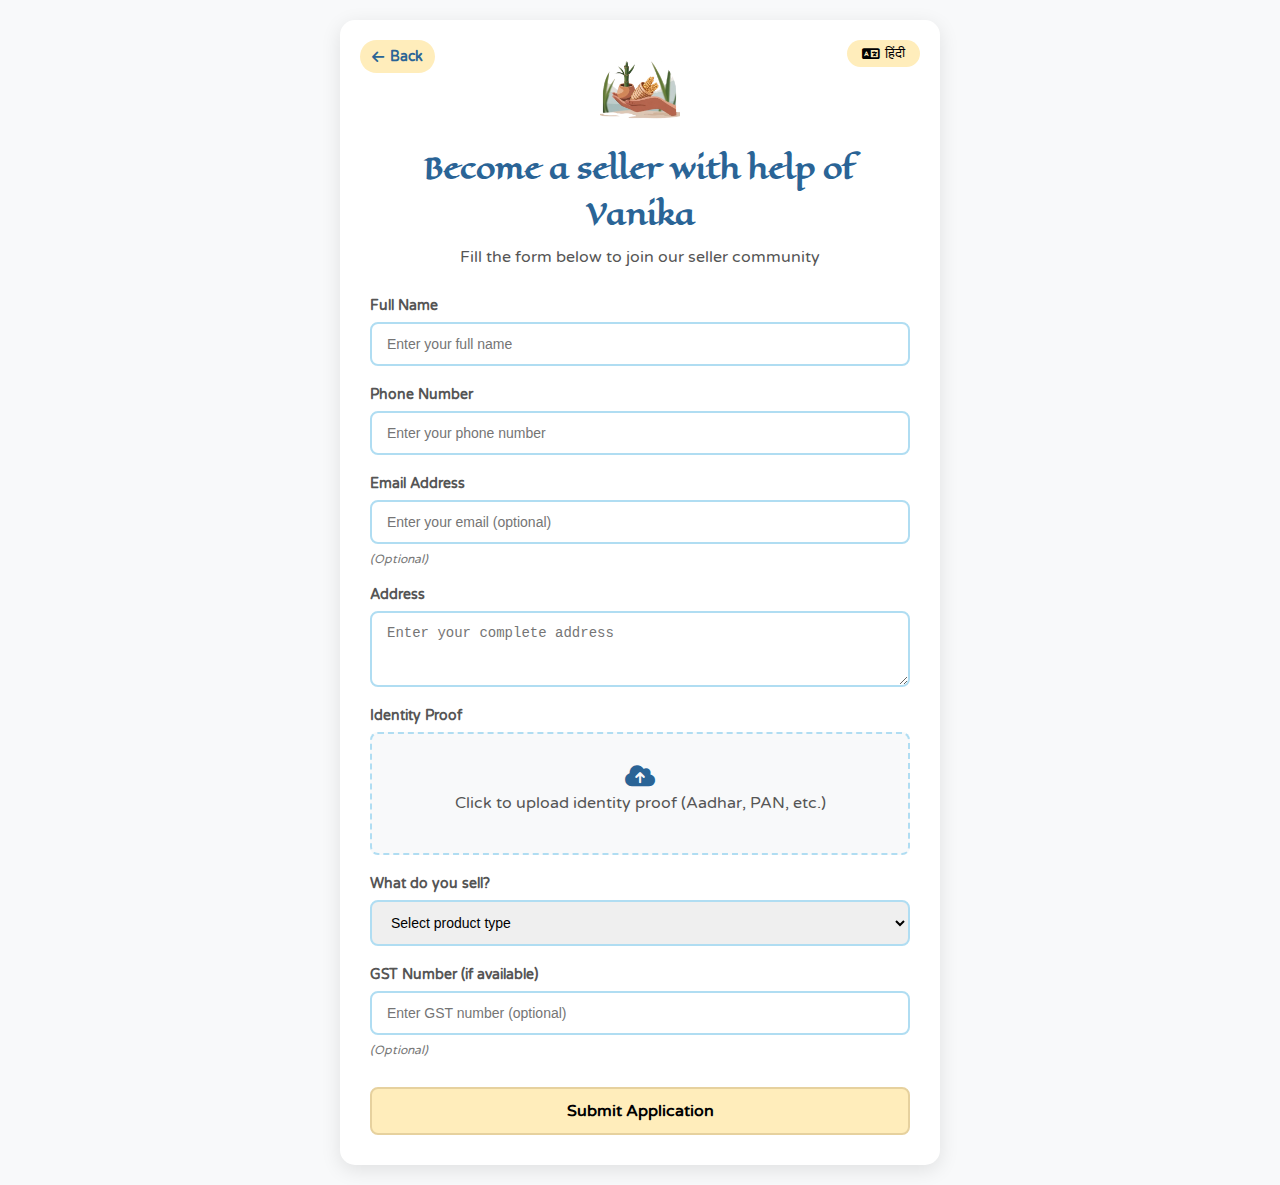
<file: become-a-seller.html>
<!DOCTYPE html>
<html lang="en">
<head>
    <meta charset="UTF-8">
    <meta name="viewport" content="width=device-width, initial-scale=1.0">
    <title>Become a Seller | Vanika</title>
    <link rel="icon" type="image/png" sizes="32x32" href="VANIKA.png">
    <link href="https://fonts.googleapis.com/css2?family=Eagle+Lake&family=Varela+Round&display=swap" rel="stylesheet">
    <link rel="stylesheet" href="https://cdnjs.cloudflare.com/ajax/libs/font-awesome/6.0.0-beta3/css/all.min.css">
    <style>
        * {
            margin: 0;
            padding: 0;
            box-sizing: border-box;
        }

        body {
            font-family: 'Varela Round', sans-serif;
            background-color: #f8f9fa;
            color: #333;
            display: flex;
            justify-content: center;
            align-items: center;
            min-height: 100vh;
            padding: 20px;
        }

        .seller-form-container {
            background-color: white;
            border-radius: 15px;
            box-shadow: 0 5px 20px rgba(0, 0, 0, 0.1);
            width: 100%;
            max-width: 600px;
            padding: 30px;
            position: relative;
            overflow: hidden;
        }

        .form-header {
            text-align: center;
            margin-bottom: 30px;
        }

        .form-logo {
            width: 80px;
            height: 80px;
            margin: 0 auto 15px;
        }

        .form-logo img {
            width: 100%;
            height: 100%;
            object-fit: contain;
        }

        .form-title {
            font-family: 'Eagle Lake', cursive;
            font-size: 28px;
            color: #2a6496;
            margin-bottom: 10px;
        }

        .form-subtitle {
            color: #555;
            font-size: 16px;
        }

        .language-toggle {
            position: absolute;
            top: 20px;
            right: 20px;
            background-color: #FFEDBB;
            border: none;
            border-radius: 20px;
            padding: 5px 15px;
            font-size: 14px;
            cursor: pointer;
            display: flex;
            align-items: center;
            gap: 5px;
        }

        .language-toggle:hover {
            background-color: #f5e1a8;
        }

        .seller-form {
            display: flex;
            flex-direction: column;
            gap: 20px;
        }

        .form-group {
            display: flex;
            flex-direction: column;
            gap: 8px;
        }

        .form-group label {
            font-weight: 600;
            color: #555;
            font-size: 14px;
        }

        .form-group input,
        .form-group select,
        .form-group textarea {
            width: 100%;
            padding: 12px 15px;
            border: 2px solid #B0DDF2;
            border-radius: 8px;
            font-size: 14px;
            transition: all 0.3s;
        }

        .form-group input:focus,
        .form-group select:focus,
        .form-group textarea:focus {
            border-color: #FFEDBB;
            outline: none;
            box-shadow: 0 0 0 3px rgba(255, 237, 187, 0.3);
        }

        .file-input-container {
            position: relative;
            overflow: hidden;
            display: inline-block;
            width: 100%;
        }

        .file-input-button {
            border: 2px dashed #B0DDF2;
            border-radius: 8px;
            padding: 30px;
            text-align: center;
            cursor: pointer;
            transition: all 0.3s;
            background-color: #f8f9fa;
        }

        .file-input-button:hover {
            background-color: #f0f8ff;
            border-color: #2a6496;
        }

        .file-input {
            position: absolute;
            left: 0;
            top: 0;
            opacity: 0;
            width: 100%;
            height: 100%;
            cursor: pointer;
        }

        .file-input-text {
            display: flex;
            flex-direction: column;
            align-items: center;
            gap: 5px;
            color: #555;
        }

        .file-input-text i {
            font-size: 24px;
            color: #2a6496;
        }

        .file-name {
            margin-top: 5px;
            font-size: 12px;
            color: #2a6496;
            font-weight: 600;
        }

        .optional-text {
            font-size: 12px;
            color: #777;
            font-style: italic;
        }

        .submit-btn {
            padding: 12px;
            background-color: #FFEDBB;
            border: 2px solid #e6d19e;
            border-radius: 8px;
            font-size: 16px;
            font-weight: 600;
            cursor: pointer;
            transition: all 0.3s;
            margin-top: 10px;
            font-family: 'Varela Round', sans-serif;
        }

        .submit-btn:hover {
            background-color: #f5e1a8;
        }

        .confirmation-message {
            position: fixed;
            top: 0;
            left: 0;
            right: 0;
            bottom: 0;
            background-color: rgba(0, 0, 0, 0.7);
            display: flex;
            justify-content: center;
            align-items: center;
            z-index: 1000;
            opacity: 0;
            visibility: hidden;
            transition: all 0.3s ease;
        }

        .confirmation-message.active {
            opacity: 1;
            visibility: visible;
        }

        .message-container {
            background-color: white;
            padding: 30px;
            border-radius: 10px;
            text-align: center;
            max-width: 400px;
            width: 90%;
            transform: translateY(-50px);
            transition: transform 0.3s ease;
        }

        .confirmation-message.active .message-container {
            transform: translateY(0);
        }

        .message-icon {
            font-size: 50px;
            color: #4CAF50;
            margin-bottom: 20px;
        }

        .message-text {
            font-size: 18px;
            margin-bottom: 20px;
            color: #333;
        }

        @media (max-width: 768px) {
            .seller-form-container {
                padding: 20px;
            }

            .form-title {
                font-size: 24px;
            }

            .form-logo {
                width: 60px;
                height: 60px;
            }
        }

        @media (max-width: 480px) {
            .form-title {
                font-size: 22px;
            }

            .form-subtitle {
                font-size: 14px;
            }
        }
        .back-button {
            position: absolute;
            top: 20px;
            left: 20px;
            text-decoration: none;
            font-size: 14px;
            color: #2a6496;
            background-color: #FFEDBB;
            padding: 8px 12px;
            border-radius: 20px;
            font-weight: 600;
            display: flex;
            align-items: center;
            gap: 6px;
            transition: background-color 0.3s;
            z-index: 10;
        }
        
        .back-button:hover {
            background-color: #f5e1a8;
        }
        
    </style>
</head>
<body>
    <div class="seller-form-container">
        <a href="homepage.html" class="back-button">
            <i class="fas fa-arrow-left"></i> Back
        </a>
        <button class="language-toggle" id="languageToggle">
            <i class="fas fa-language"></i>
            <span class="language-text">हिंदी</span>
        </button>
        
        <div class="form-header">
            <div class="form-logo">
                <img src="images/VANIKA.png" alt="Vanika Logo">
            </div>
            <h1 class="form-title" data-english="Become a seller with help of Vanika" data-hindi="वाणिका के साथ विक्रेता बनें">Become a seller with help of Vanika</h1>
            <p class="form-subtitle" data-english="Fill the form below to join our seller community" data-hindi="हमारे विक्रेता समुदाय में शामिल होने के लिए नीचे दिया गया फॉर्म भरें">Fill the form below to join our seller community</p>
        </div>
        
        <form class="seller-form" id="sellerForm">
            <div class="form-group">
                <label for="name" data-english="Full Name" data-hindi="पूरा नाम">Full Name</label>
                <input type="text" id="name" name="name" required data-english-placeholder="Enter your full name" data-hindi-placeholder="अपना पूरा नाम दर्ज करें">
            </div>
            
            <div class="form-group">
                <label for="phone" data-english="Phone Number" data-hindi="फोन नंबर">Phone Number</label>
                <input type="number" id="phone" name="phone" required data-english-placeholder="Enter your phone number" data-hindi-placeholder="अपना फोन नंबर दर्ज करें">
            </div>
            
            <div class="form-group">
                <label for="email" data-english="Email Address" data-hindi="ईमेल पता">Email Address</label>
                <input type="email" id="email" name="email" data-english-placeholder="Enter your email (optional)" data-hindi-placeholder="अपना ईमेल दर्ज करें (वैकल्पिक)">
                <span class="optional-text" data-english="(Optional)" data-hindi="(वैकल्पिक)">(Optional)</span>
            </div>
            
            <div class="form-group">
                <label for="address" data-english="Address" data-hindi="पता">Address</label>
                <textarea id="address" name="address" rows="3" required data-english-placeholder="Enter your complete address" data-hindi-placeholder="अपना पूरा पता दर्ज करें"></textarea>
            </div>
            
            <div class="form-group">
                <label data-english="Identity Proof" data-hindi="पहचान प्रमाण">Identity Proof</label>
                <div class="file-input-container">
                    <div class="file-input-button">
                        <div class="file-input-text">
                            <i class="fas fa-cloud-upload-alt"></i>
                            <span class="upload-text" data-english="Click to upload identity proof (Aadhar, PAN, etc.)" data-hindi="पहचान प्रमाण अपलोड करने के लिए क्लिक करें (आधार, पैन, आदि)">Click to upload identity proof (Aadhar, PAN, etc.)</span>
                            <span class="file-name" id="fileName"></span>
                        </div>
                    </div>
                    <input type="file" id="identityProof" name="identityProof" class="file-input" accept="image/*" required>
                </div>
            </div>
            
            <div class="form-group">
                <label for="productType" data-english="What do you sell?" data-hindi="आप क्या बेचते हैं?">What do you sell?</label>
                <select id="productType" name="productType" required>
                    <option value="" disabled selected data-english="Select product type" data-hindi="उत्पाद प्रकार चुनें">Select product type</option>
                    <option value="bamboo" data-english="Bamboo Products" data-hindi="बांस उत्पाद">Bamboo Products</option>
                    <option value="food" data-english="Snacks & Food" data-hindi="स्नैक्स और खाना">Snacks & Food</option>
                    <option value="pottery" data-english="Pottery Products" data-hindi="मिट्टी के बर्तन">Pottery Products</option>
                    <option value="other" data-english="Other" data-hindi="अन्य">Other</option>
                </select>
            </div>
            
            <div class="form-group">
                <label for="gst" data-english="GST Number (if available)" data-hindi="जीएसटी नंबर (यदि उपलब्ध हो)">GST Number (if available)</label>
                <input type="text" id="gst" name="gst" data-english-placeholder="Enter GST number (optional)" data-hindi-placeholder="जीएसटी नंबर दर्ज करें (वैकल्पिक)">
                <span class="optional-text" data-english="(Optional)" data-hindi="(वैकल्पिक)">(Optional)</span>
            </div>
            
            <button type="submit" class="submit-btn" data-english="Submit Application" data-hindi="आवेदन जमा करें">Submit Application</button>
        </form>
    </div>
    
    <div class="confirmation-message" id="confirmationMessage">
        <div class="message-container">
            <div class="message-icon">
                <i class="fas fa-check-circle"></i>
            </div>
            <h2 class="message-text" data-english="We will reach you soon!" data-hindi="हम जल्द ही आपसे संपर्क करेंगे!">We will reach you soon!</h2>
        </div>
    </div>

    <script>
        // Language toggle functionality
        const languageToggle = document.getElementById('languageToggle');
        const languageText = document.querySelector('.language-text');
        const elementsToTranslate = document.querySelectorAll('[data-english], [data-english-placeholder]');
        let currentLanguage = 'english';

        languageToggle.addEventListener('click', function() {
            currentLanguage = currentLanguage === 'english' ? 'hindi' : 'english';
            languageText.textContent = currentLanguage === 'english' ? 'हिंदी' : 'English';
            
            // Translate all elements
            elementsToTranslate.forEach(element => {
                if (element.hasAttribute('data-english')) {
                    const englishText = element.getAttribute('data-english');
                    const hindiText = element.getAttribute('data-hindi');
                    element.textContent = currentLanguage === 'english' ? englishText : hindiText;
                }
                
                if (element.hasAttribute('data-english-placeholder')) {
                    const englishPlaceholder = element.getAttribute('data-english-placeholder');
                    const hindiPlaceholder = element.getAttribute('data-hindi-placeholder');
                    element.placeholder = currentLanguage === 'english' ? englishPlaceholder : hindiPlaceholder;
                }
            });
            
            // Translate select options
            const selectOptions = document.querySelectorAll('#productType option');
            selectOptions.forEach(option => {
                if (option.hasAttribute('data-english')) {
                    const englishText = option.getAttribute('data-english');
                    const hindiText = option.getAttribute('data-hindi');
                    option.textContent = currentLanguage === 'english' ? englishText : hindiText;
                }
            });
        });

        // File input display
        const fileInput = document.getElementById('identityProof');
        const fileNameDisplay = document.getElementById('fileName');

        fileInput.addEventListener('change', function() {
            if (this.files && this.files.length > 0) {
                fileNameDisplay.textContent = this.files[0].name;
            } else {
                fileNameDisplay.textContent = '';
            }
        });

        // Form submission
        const sellerForm = document.getElementById('sellerForm');
        const confirmationMessage = document.getElementById('confirmationMessage');

        sellerForm.addEventListener('submit', function(e) {
            e.preventDefault();
            
            // Show confirmation message
            confirmationMessage.classList.add('active');
            
            // After 5 seconds, redirect to another page
            setTimeout(() => {
                // Replace '/thank-you.html' with your actual path
                window.location.href = 'homepage.html';
            }, 5000);
            
            // In a real application, you would send the form data to a server here
            // For demo purposes, we're just showing the confirmation message
        });

        // Initialize placeholders
        document.addEventListener('DOMContentLoaded', function() {
            elementsToTranslate.forEach(element => {
                if (element.hasAttribute('data-english-placeholder')) {
                    element.placeholder = element.getAttribute('data-english-placeholder');
                }
            });
        });
    </script>
</body>
</html>
</file>
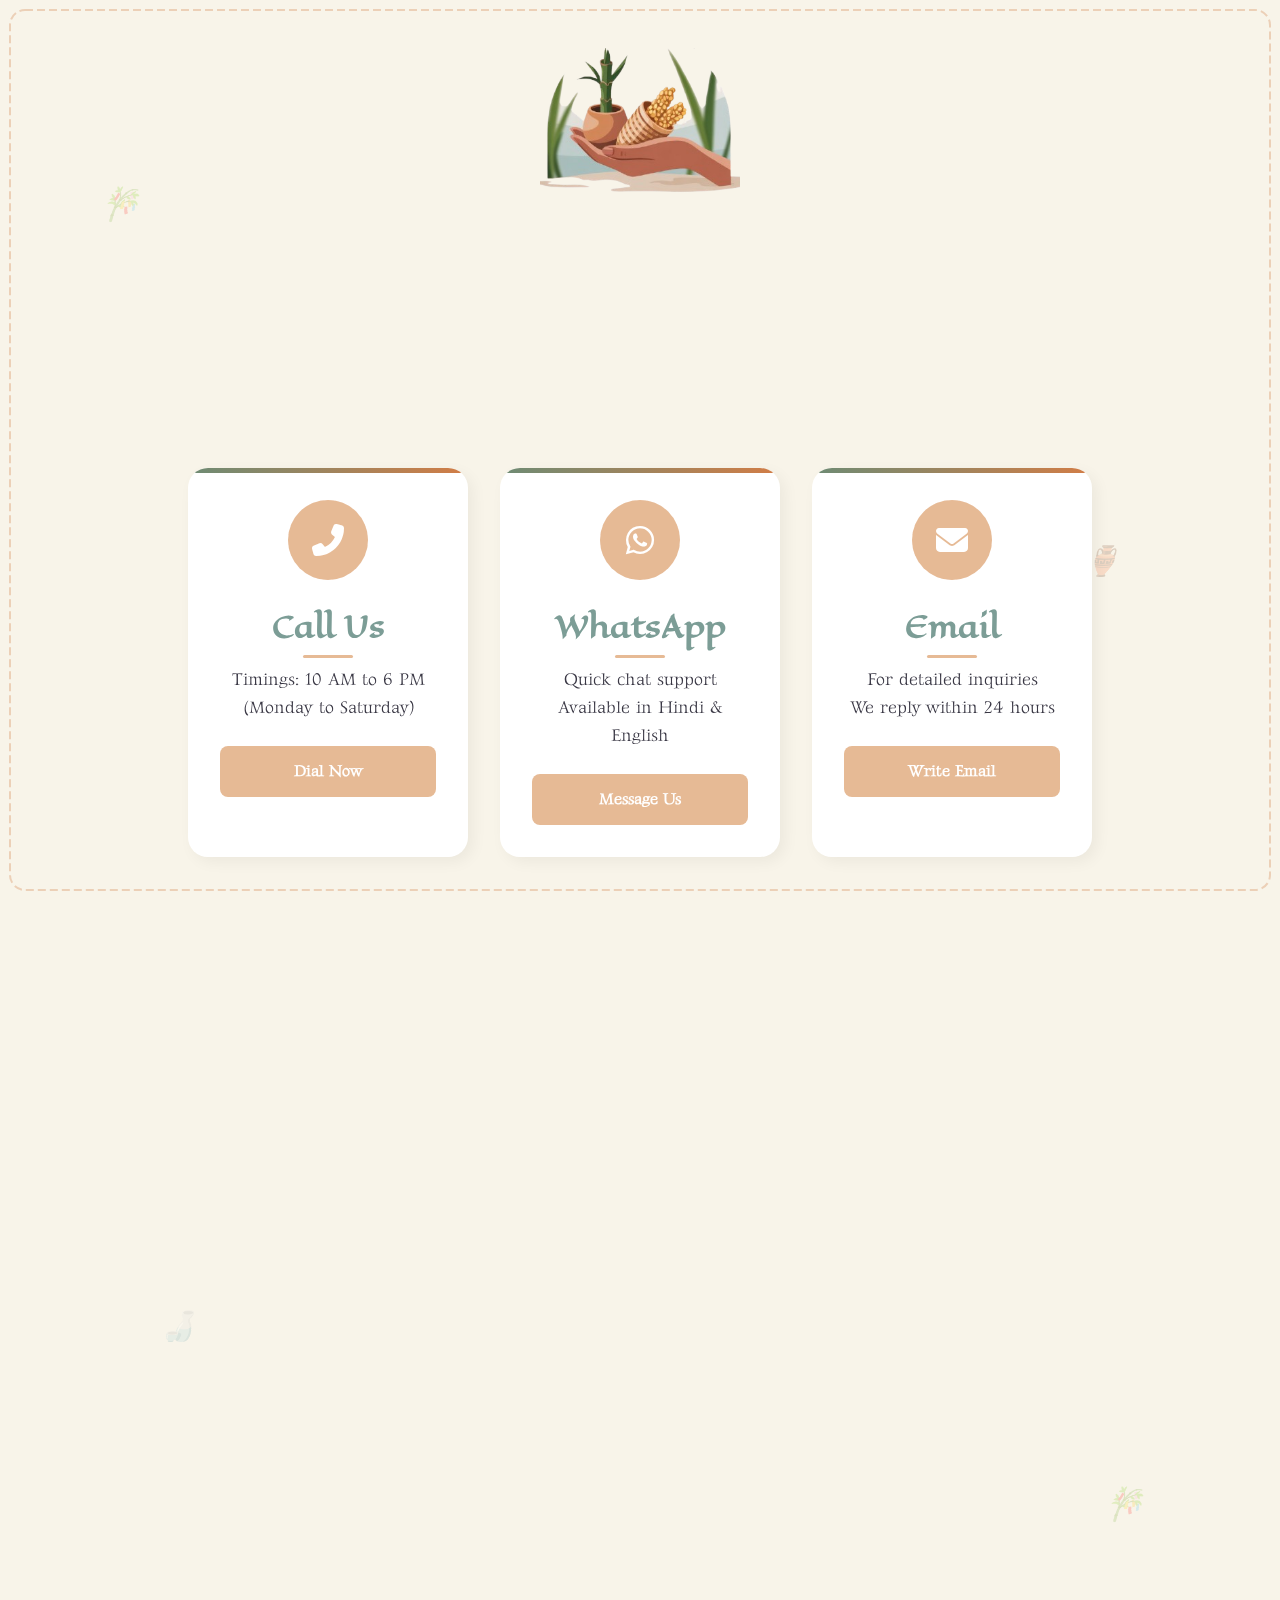
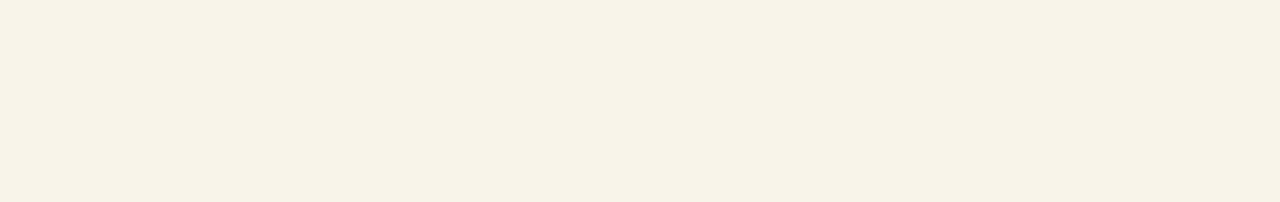
<file: contact-us.html>
<!DOCTYPE html>
<html lang="en">
<head>
    <meta charset="UTF-8">
    <meta name="viewport" content="width=device-width, initial-scale=1.0">
    <title>Contact Us</title>
    <link rel="icon" type="image/png" sizes="32x32" href="VANIKA.png">
    <link rel="stylesheet" href="https://cdnjs.cloudflare.com/ajax/libs/font-awesome/6.4.0/css/all.min.css">
    <link href="https://fonts.googleapis.com/css2?family=Eagle+Lake&family=Gideon+Roman&display=swap" rel="stylesheet">
    <style>
        :root {
            --bamboo-green: #6D8B74;
            --clay-orange: #D27D46;
            --wheat-gold: #E6BA95;
            --pottery-blue: #7C9D96;
            --text-dark: #3A3845;
            --paper-cream: #F8F4E9;
        }

        * {
            margin: 0;
            padding: 0;
            box-sizing: border-box;
        }

        body {
            background-color: var(--paper-cream);
            color: var(--text-dark);
            font-family: "Gideon Roman", serif;
            line-height: 1.6;
            overflow-x: hidden;
        }

        h1, h2, h3 {
            font-family: 'Eagle Lake', cursive;
        }

        .vanika-header {
            text-align: center;
            margin-bottom: 1.5rem;
            padding: 1rem 0;
        }

        .vanika-logo {
            max-width: 200px;
            height: auto;
            margin: 0 auto;
            display: block;
            transition: all 0.3s ease;
            cursor: pointer;
        }

        .vanika-logo:hover {
            transform: scale(1.05) rotate(-2deg);
        }

        /* Darker Form Labels */
        .form-group label {
            display: block;
            margin-bottom: 0.8rem;
            font-size: 1.1rem;
            color: var(--field-dark);
            padding-left: 0.5rem;
            position: relative;
            font-weight: 600;
        }

        .vanika-logo i {
            font-size: 3rem;
            animation: pulse 2s infinite;
        }

        @keyframes pulse {
            0% { transform: scale(1); }
            50% { transform: scale(1.1); }
            100% { transform: scale(1); }
        }


        .contact-container {
            max-width: 1200px;
            margin: 0 auto;
            padding: 2rem;
            position: relative;
        }

        /* Hand-drawn border effect */
        .page-border {
            position: fixed;
            top: 0;
            left: 0;
            width: 100%;
            height: 100%;
            pointer-events: none;
            z-index: -1;
            background-image: url('data:image/svg+xml;utf8,<svg xmlns="http://www.w3.org/2000/svg" width="100%" height="100%"><rect x="10" y="10" width="calc(100% - 20px)" height="calc(100% - 20px)" fill="none" stroke="%23D27D46" stroke-width="2" stroke-dasharray="8,4" rx="15" ry="15"/></svg>');
            opacity: 0.3;
        }

        /* Header with animated brush stroke */
        .header {
            text-align: center;
            margin-bottom: 3rem;
            position: relative;
            opacity: 0;
            transform: translateY(20px);
            animation: fadeInUp 1s ease forwards;
        }

        .header h1 {
            font-size: 3.5rem;
            color: var(--clay-orange);
            margin-bottom: 1rem;
            text-shadow: 2px 2px 4px rgba(0,0,0,0.1);
            position: relative;
            display: inline-block;
        }

        .header h1::after {
            content: '';
            position: absolute;
            bottom: -10px;
            left: 0;
            width: 100%;
            height: 8px;
            background-image: url('data:image/svg+xml;utf8,<svg xmlns="http://www.w3.org/2000/svg" width="100%" height="8"><path d="M0,4 C30,8 70,0 100,4 S170,8 200,4" fill="none" stroke="%236D8B74" stroke-width="2"/></svg>');
            background-repeat: repeat-x;
            transform: scaleX(0);
            transform-origin: left;
            animation: brushStroke 1.5s ease forwards 0.5s;
        }

        .header p {
            font-size: 1.4rem;
            max-width: 700px;
            margin: 0 auto;
            color: var(--text-dark);
            opacity: 0;
            animation: fadeIn 1s ease forwards 1s;
        }

        /* Contact elements arranged in organic flow */
        .contact-flow {
            display: flex;
            flex-wrap: wrap;
            justify-content: center;
            gap: 2rem;
            margin-bottom: 3rem;
        }

        .contact-element {
            width: 280px;
            padding: 2rem;
            background: white;
            border-radius: 20px;
            box-shadow: 5px 5px 15px rgba(0,0,0,0.05);
            transition: all 0.5s ease;
            opacity: 0;
            transform: translateY(20px);
            position: relative;
            overflow: hidden;
        }

        .contact-element:nth-child(1) { animation: fadeInUp 0.8s ease forwards 0.4s; }
        .contact-element:nth-child(2) { animation: fadeInUp 0.8s ease forwards 0.6s; }
        .contact-element:nth-child(3) { animation: fadeInUp 0.8s ease forwards 0.8s; }

        .contact-element::before {
            content: '';
            position: absolute;
            top: 0;
            left: 0;
            width: 100%;
            height: 5px;
            background: linear-gradient(90deg, var(--bamboo-green), var(--clay-orange));
            transition: all 0.3s ease;
        }

        .contact-element:hover {
            transform: translateY(-10px) rotate(-1deg);
            box-shadow: 8px 8px 25px rgba(0,0,0,0.1);
        }

        .contact-element:hover::before {
            height: 10px;
        }

        .element-icon {
            width: 80px;
            height: 80px;
            margin: 0 auto 1.5rem;
            display: flex;
            align-items: center;
            justify-content: center;
            border-radius: 50%;
            background: var(--wheat-gold);
            color: white;
            font-size: 2rem;
            transition: all 0.5s ease;
            position: relative;
            overflow: hidden;
        }

        .contact-element:hover .element-icon {
            transform: scale(1.1) rotate(15deg);
            background: var(--bamboo-green);
        }

        .element-icon::after {
            content: '';
            position: absolute;
            width: 100%;
            height: 100%;
            border-radius: 50%;
            border: 2px dashed var(--clay-orange);
            animation: rotate 20s linear infinite;
            opacity: 0.3;
        }

        .element-title {
            font-size: 1.8rem;
            color: var(--pottery-blue);
            margin-bottom: 1rem;
            text-align: center;
            position: relative;
        }

        .element-title::after {
            content: '';
            position: absolute;
            bottom: -8px;
            left: 50%;
            transform: translateX(-50%);
            width: 50px;
            height: 3px;
            background: var(--wheat-gold);
            border-radius: 3px;
        }

        .element-content {
            text-align: center;
            font-size: 1.1rem;
            margin-bottom: 1.5rem;
        }

        .element-action {
            display: block;
            text-align: center;
            padding: 0.8rem;
            background: var(--wheat-gold);
            color: white;
            border-radius: 8px;
            text-decoration: none;
            font-weight: bold;
            transition: all 0.3s ease;
            position: relative;
            overflow: hidden;
        }

        .element-action:hover {
            background: var(--clay-orange);
            transform: translateY(-3px);
            box-shadow: 0 5px 15px rgba(210, 125, 70, 0.3);
        }

        /* Organic form section */
        .organic-form {
            max-width: 800px;
            margin: 0 auto;
            padding: 3rem;
            background: white;
            border-radius: 30px;
            box-shadow: 5px 5px 20px rgba(0,0,0,0.05);
            position: relative;
            opacity: 0;
            transform: translateY(20px);
            animation: fadeInUp 1s ease forwards 1s;
            border: 2px dashed var(--bamboo-green);
        }

        .organic-form::before {
            content: '';
            position: absolute;
            top: -15px;
            left: -15px;
            right: -15px;
            bottom: -15px;
            border-radius: 40px;
            border: 2px dashed var(--clay-orange);
            z-index: -1;
            opacity: 0.3;
            pointer-events: none;
        }

        .form-header {
            text-align: center;
            margin-bottom: 2rem;
        }

        .form-header h2 {
            font-size: 2.5rem;
            color: var(--bamboo-green);
            margin-bottom: 0.5rem;
        }

        .form-header p {
            font-size: 1.2rem;
            color: var(--text-dark);
        }

        .form-group {
            margin-bottom: 1.8rem;
            position: relative;
        }

        .form-group label {
            display: block;
            margin-bottom: 0.8rem;
            font-size: 1.1rem;
            color: var(--pottery-blue);
            padding-left: 0.5rem;
            position: relative;
        }

        .form-group label::before {
            content: '✎';
            position: absolute;
            left: -15px;
            color: var(--clay-orange);
        }

        .form-control {
            width: 100%;
            padding: 1rem;
            border: 1px solid var(--wheat-gold);
            border-radius: 10px;
            font-size: 1rem;
            font-family: "Gideon Roman", serif;
            transition: all 0.3s ease;
            background: rgba(230, 186, 149, 0.1);
        }

        .form-control:focus {
            outline: none;
            border-color: var(--bamboo-green);
            box-shadow: 0 0 0 3px rgba(109, 139, 116, 0.2);
            background: white;
        }

        .submit-btn {
            background: var(--bamboo-green);
            color: white;
            border: none;
            padding: 1.2rem 2rem;
            font-size: 1.2rem;
            font-family: 'Eagle Lake', cursive;
            border-radius: 10px;
            cursor: pointer;
            transition: all 0.3s ease;
            width: 100%;
            position: relative;
            overflow: hidden;
            letter-spacing: 1px;
        }

        .submit-btn:hover {
            background: #5C7764;
            transform: translateY(-3px);
            box-shadow: 0 8px 20px rgba(109, 139, 116, 0.3);
        }

        .submit-btn::after {
            content: '→';
            position: absolute;
            right: -20px;
            top: 50%;
            transform: translateY(-50%);
            transition: all 0.3s ease;
        }

        .submit-btn:hover::after {
            right: 20px;
        }

        /* Floating decorative elements */
        .floating-bamboo {
            position: absolute;
            font-size: 2rem;
            color: var(--bamboo-green);
            opacity: 0.2;
            z-index: -1;
            animation: float 15s infinite ease-in-out;
        }

        .bamboo-1 {
            top: 10%;
            left: 5%;
            animation-delay: 0s;
        }

        .bamboo-2 {
            bottom: 15%;
            right: 8%;
            animation-delay: 3s;
        }

        .floating-pottery {
            position: absolute;
            font-size: 1.8rem;
            color: var(--clay-orange);
            opacity: 0.2;
            z-index: -1;
            animation: float 12s infinite ease-in-out reverse;
        }

        .pottery-1 {
            top: 30%;
            right: 10%;
            animation-delay: 2s;
        }

        .pottery-2 {
            bottom: 25%;
            left: 10%;
            animation-delay: 5s;
        }

        /* Animations */
        @keyframes fadeInUp {
            from {
                opacity: 0;
                transform: translateY(20px);
            }
            to {
                opacity: 1;
                transform: translateY(0);
            }
        }

        @keyframes fadeIn {
            from { opacity: 0; }
            to { opacity: 1; }
        }

        @keyframes brushStroke {
            from { transform: scaleX(0); }
            to { transform: scaleX(1); }
        }

        @keyframes float {
            0%, 100% {
                transform: translateY(0) rotate(0deg);
            }
            50% {
                transform: translateY(-20px) rotate(5deg);
            }
        }

        @keyframes rotate {
            from { transform: rotate(0deg); }
            to { transform: rotate(360deg); }
        }

        /* Responsive design */
        /* Mobile Responsive Media Queries */
        @media (max-width: 768px) {
            .contact-container {
                padding: 1.5rem;
            }
            
            .header h1 {
                font-size: 2.8rem;
                line-height: 1.2;
            }
            
            .header p {
                font-size: 1.2rem;
                padding: 0 1rem;
            }
            
            .contact-flow {
                gap: 1.5rem;
            }
            
            .contact-element {
                width: 100%;
                max-width: 350px;
                padding: 1.5rem;
            }
            
            .organic-form {
                padding: 2rem;
                border-radius: 25px;
            }
            
            .form-header h2 {
                font-size: 2rem;
            }
        }

        @media (max-width: 600px) {
            .header h1 {
                font-size: 2.4rem;
            }
            
            .vanika-logo {
                max-width: 160px;
            }
            
            .element-icon {
                width: 70px;
                height: 70px;
                font-size: 1.8rem;
            }
            
            .element-title {
                font-size: 1.6rem;
            }
            
            .organic-form {
                padding: 1.5rem;
            }
            
            .submit-btn {
                padding: 1rem 1.5rem;
                font-size: 1.1rem;
            }
        }

        @media (max-width: 480px) {
            .header h1 {
                font-size: 2rem;
            }
            
            .header p {
                font-size: 1.1rem;
            }
            
            .contact-element {
                padding: 1.2rem;
            }
            
            .element-icon {
                width: 60px;
                height: 60px;
                font-size: 1.5rem;
            }
            
            .element-title {
                font-size: 1.4rem;
            }
            
            .element-content {
                font-size: 1rem;
            }
            
            .form-header h2 {
                font-size: 1.8rem;
            }
            
            .form-control {
                padding: 0.8rem;
            }
        }

        @media (max-width: 375px) {
            .contact-container {
                padding: 1rem;
            }
            
            .header h1 {
                font-size: 1.8rem;
            }
            
            .vanika-logo {
                max-width: 140px;
            }
            
            .organic-form {
                padding: 1.2rem;
                border-radius: 20px;
            }
            
            .form-header h2 {
                font-size: 1.6rem;
            }
            
            .form-group label {
                font-size: 1rem;
            }
        }

        @media (max-width: 320px) {
            .header h1 {
                font-size: 1.6rem;
            }
            
            .header p {
                font-size: 1rem;
            }
            
            .element-title {
                font-size: 1.3rem;
            }
            
            .element-content {
                font-size: 0.9rem;
            }
            
            .submit-btn {
                padding: 0.8rem 1rem;
                font-size: 1rem;
            }
        }
    </style>
</head>
<body>
    <div class="page-border"></div>
    <div class="contact-container">

        <div class="vanika-header">
            <a href="index.html" style="display: inline-block;">
            <img src="images/VANIKA.png" alt="Vanika Logo" class="vanika-logo">
        </a>
        </div>

        <!-- Floating decorative elements -->
        <i class="floating-bamboo bamboo-1">🎋</i>
        <i class="floating-bamboo bamboo-2">🎋</i>
        <i class="floating-pottery pottery-1">🏺</i>
        <i class="floating-pottery pottery-2">🍶</i>

        <div class="header">
            <h1>Reach Out — We're Here</h1>
            <p>"Your journey matters to us. Whether you're a first-time seller or a curious customer, we're just a call away."</p>
        </div>

        <div class="contact-flow">
            <div class="contact-element">
                <div class="element-icon">
                    <i class="fas fa-phone-alt"></i>
                </div>
                <h3 class="element-title">Call Us</h3>
                <div class="element-content">
                    <p>Timings: 10 AM to 6 PM</p>
                    <p>(Monday to Saturday)</p>
                </div>
                <a href="tel:+919876543210" class="element-action">Dial Now</a>
            </div>

            <div class="contact-element">
                <div class="element-icon">
                    <i class="fab fa-whatsapp"></i>
                </div>
                <h3 class="element-title">WhatsApp</h3>
                <div class="element-content">
                    <p>Quick chat support</p>
                    <p>Available in Hindi & English</p>
                </div>
                <a href="https://wa.me/919876543210" class="element-action">Message Us</a>
            </div>

            <div class="contact-element">
                <div class="element-icon">
                    <i class="fas fa-envelope"></i>
                </div>
                <h3 class="element-title">Email</h3>
                <div class="element-content">
                    <p>For detailed inquiries</p>
                    <p>We reply within 24 hours</p>
                </div>
                <a href="mailto:support@artisanmarket.in" class="element-action">Write Email</a>
            </div>
        </div>

        <div class="organic-form">
            <div class="form-header">
                <h2>Send Us a Message</h2>
                <p>Have a question or want us to call you back?</p>
            </div>
            
            <form id="contactForm">
                <div class="form-group">
                    <label for="fullName">Your Name</label>
                    <input type="text" id="fullName" class="form-control" required placeholder="e.g. Priya Sharma">
                </div>
                
                <div class="form-group">
                    <label for="phoneNumber">Phone Number</label>
                    <input type="tel" id="phoneNumber" class="form-control" required placeholder="e.g. 9876543210">
                </div>
                
                <div class="form-group">
                    <label for="message">Your Message</label>
                    <textarea id="message" class="form-control" rows="4" required placeholder="Type your message here..."></textarea>
                </div>
                
                <div class="form-group">
                    <label for="language">Preferred Language</label>
                    <select id="language" class="form-control" required>
                        <option value="">Select language</option>
                        <option value="Hindi">Hindi</option>
                        <option value="English">English</option>
                    </select>
                </div>
                
                <button type="submit" class="submit-btn">Send Message</button>
            </form>
        </div>
    </div>

    <script>
        // Form submission with animation
        document.getElementById('contactForm').addEventListener('submit', function(e) {
            e.preventDefault();
            
            const btn = this.querySelector('.submit-btn');
            btn.innerHTML = 'Sending...';
            btn.style.paddingRight = '3rem';
            
            setTimeout(() => {
                btn.innerHTML = 'Message Sent!';
                btn.style.backgroundColor = 'var(--clay-orange)';
                
                setTimeout(() => {
                    this.reset();
                    btn.innerHTML = 'Send Message';
                    btn.style.backgroundColor = 'var(--bamboo-green)';
                    btn.style.paddingRight = '2rem';
                }, 2000);
            }, 1000);
        });

        // Add hover effect to contact elements
        const contactElements = document.querySelectorAll('.contact-element');
        contactElements.forEach(element => {
            element.addEventListener('mouseenter', function() {
                const icon = this.querySelector('.element-icon');
                if (this.querySelector('.fa-whatsapp')) {
                    icon.style.background = '#25D366';
                } else if (this.querySelector('.fa-envelope')) {
                    icon.style.background = 'var(--pottery-blue)';
                } else {
                    icon.style.background = 'var(--clay-orange)';
                }
            });
            
            element.addEventListener('mouseleave', function() {
                const icon = this.querySelector('.element-icon');
                icon.style.background = 'var(--wheat-gold)';
            });
        });

        // Animate form inputs on focus
        const formInputs = document.querySelectorAll('.form-control');
        formInputs.forEach(input => {
            input.addEventListener('focus', function() {
                this.parentElement.querySelector('label').style.color = 'var(--bamboo-green)';
                this.parentElement.querySelector('label').style.transform = 'translateX(5px)';
            });
            
            input.addEventListener('blur', function() {
                if (!this.value) {
                    this.parentElement.querySelector('label').style.color = 'var(--pottery-blue)';
                    this.parentElement.querySelector('label').style.transform = 'translateX(0)';
                }
            });
        });

        // Scroll animations
        const animateOnScroll = () => {
            const elements = document.querySelectorAll('.contact-element, .organic-form');
            
            elements.forEach(element => {
                const elementPosition = element.getBoundingClientRect().top;
                const windowHeight = window.innerHeight;
                
                if (elementPosition < windowHeight - 100) {
                    element.style.opacity = '1';
                    element.style.transform = 'translateY(0)';
                }
            });
        };

        window.addEventListener('scroll', animateOnScroll);
        window.addEventListener('load', animateOnScroll);
    </script>
</body>
</html>
</file>
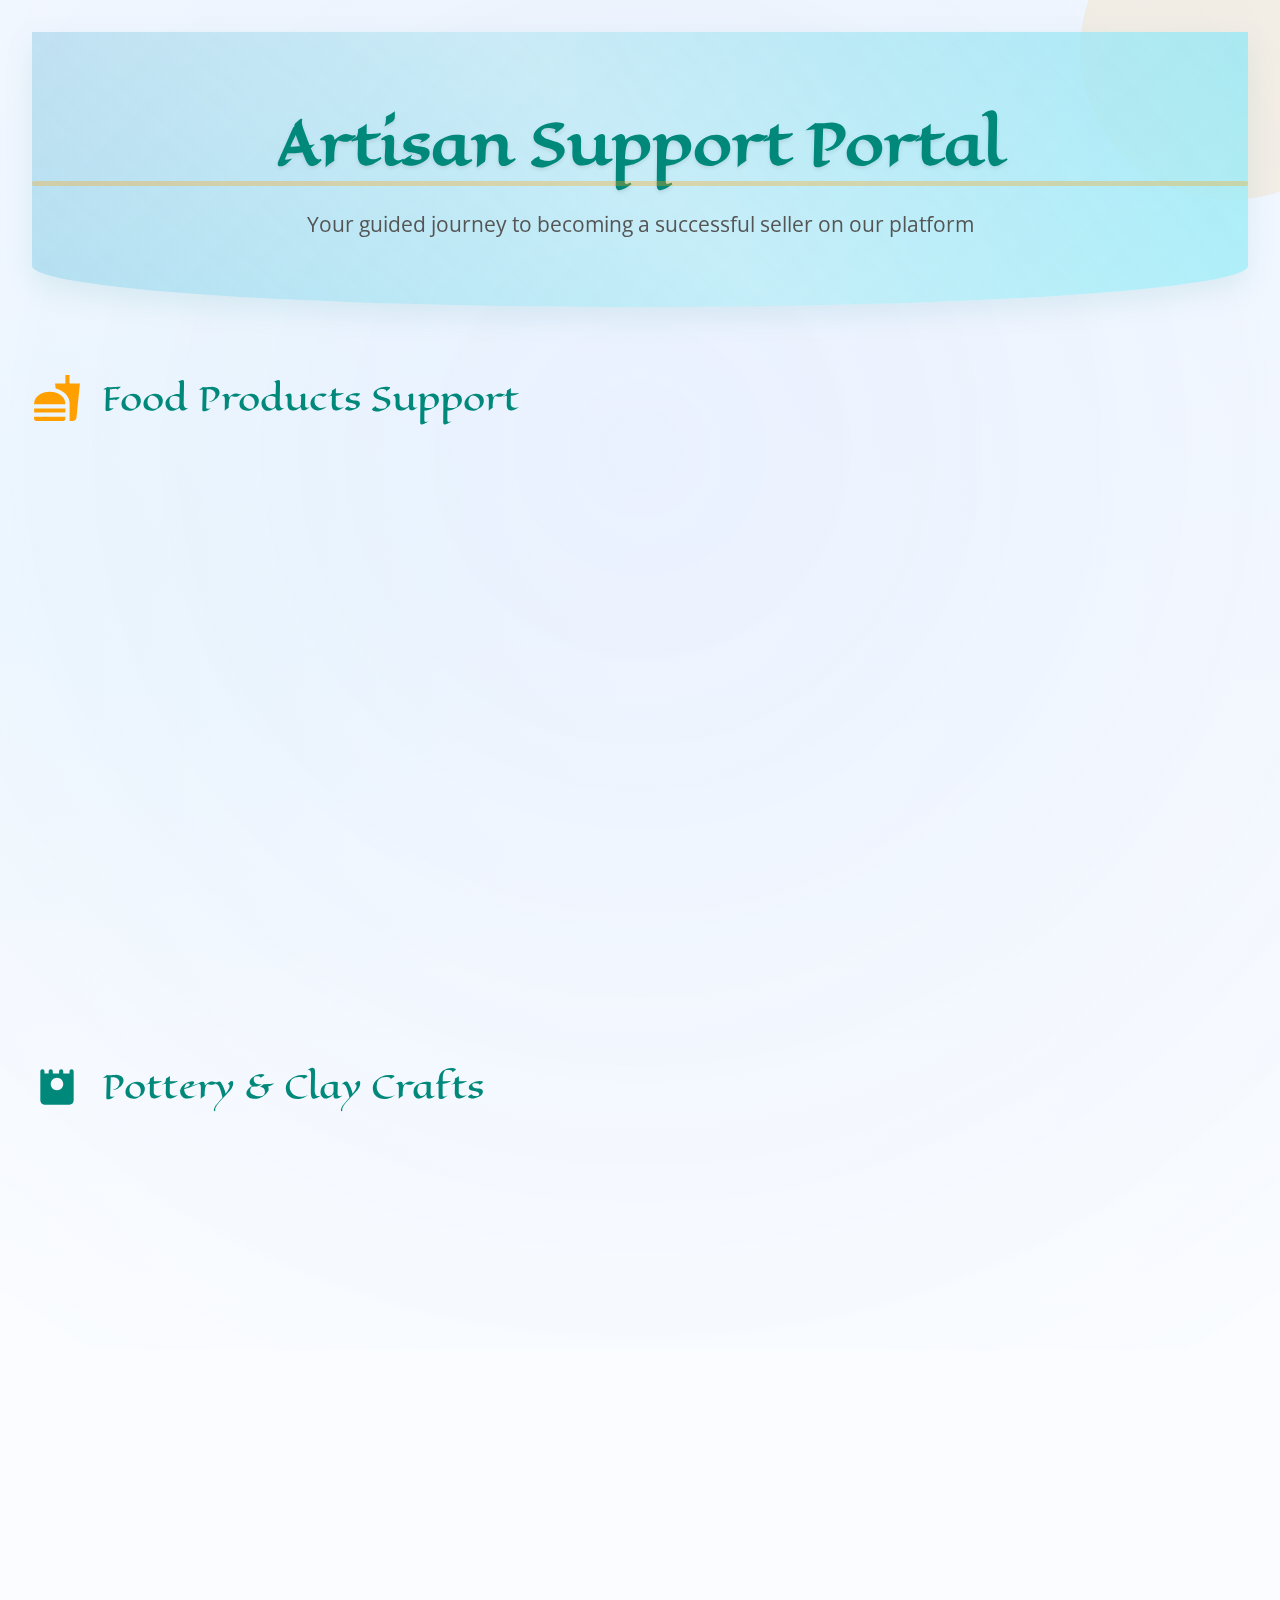
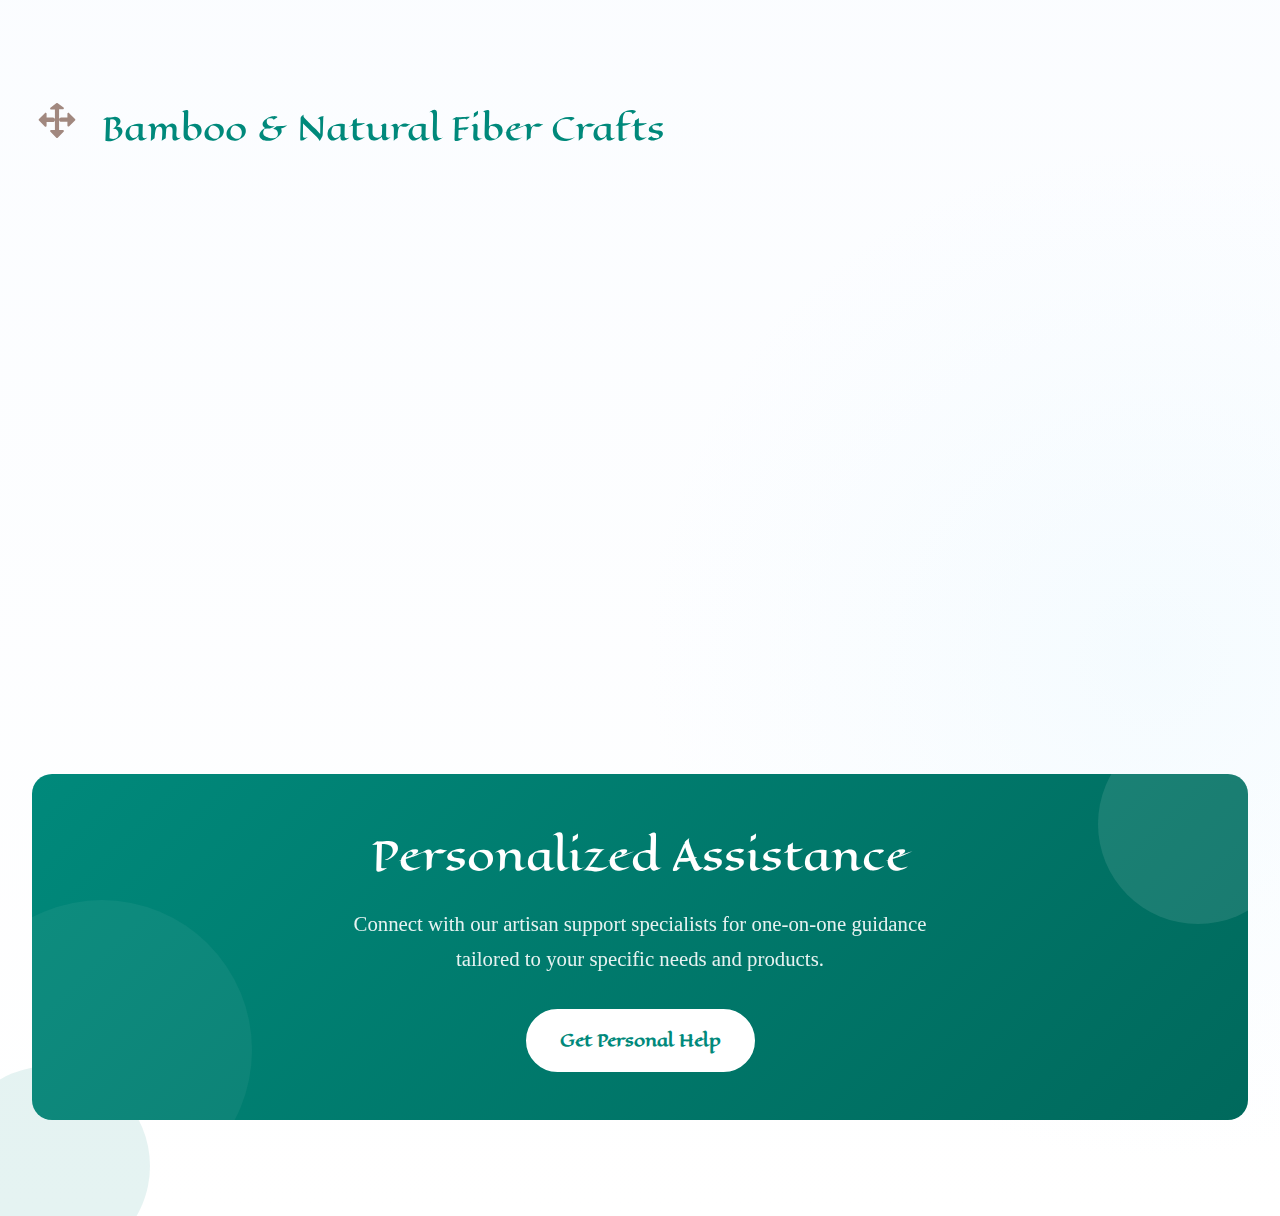
<file: help.html>
<!DOCTYPE html>
<html lang="en">
<head>
    <meta charset="UTF-8">
    <meta name="viewport" content="width=device-width, initial-scale=1.0">
    <title>Artisan Support Hub</title>
    <link rel="icon" type="image/png" sizes="32x32" href="VANIKA.png">
    <link href="https://fonts.googleapis.com/css2?family=Josefin+Sans:wght@300;400;600;700&family=Open+Sans:wght@400;600&display=swap" rel="stylesheet">
    <link href="https://fonts.googleapis.com/css2?family=Eagle+Lake&family=Varela+Round&display=swap" rel="stylesheet">
    <link rel="stylesheet" href="https://cdnjs.cloudflare.com/ajax/libs/font-awesome/6.4.0/css/all.min.css">
    <style>
        :root {
            --sky-blue:rgba(160, 210, 233, 0.69);
            --mint-green:rgba(147, 235, 247, 0.8);
            --clay-brown:rgb(223, 143, 104);
            --deep-teal: #00897B;
            --warm-orange: #FFA000;
            --soft-shadow: 0 4px 12px rgba(0,0,0,0.08);
            --neon-blue: #00f2ff;
            --neon-pink: #ff00f2;
            --hud-green: #00ff88;
        }
        
        * {
            margin: 0;
            padding: 0;
            box-sizing: border-box;
        }
        
        body {
            font-family: 'Open Sans', sans-serif;
            background-color: #f5f9ff;
            color: #333;
            line-height: 1.7;
            overflow-x: hidden;
            background-image: 
                radial-gradient(circle at 10% 20%, rgba(224, 247, 250, 0.3) 0%, transparent 20%),
                radial-gradient(circle at 90% 80%, rgba(225, 245, 254, 0.3) 0%, transparent 20%),
                linear-gradient(to bottom, #f5f9ff, #ffffff);
        }
        
        /* Animated light elements */
        .light-beam {
            position: fixed;
            width: 200vw;
            height: 200vh;
            background: radial-gradient(circle, rgba(0,242,255,0.05) 0%, rgba(0,0,0,0) 70%);
            pointer-events: none;
            z-index: 0;
            animation: rotateLight 60s linear infinite;
            top: -50vh;
            left: -50vw;
        }
        
        .light-beam:nth-child(2) {
            background: radial-gradient(circle, rgba(255,0,242,0.03) 0%, rgba(0,0,0,0) 70%);
            animation: rotateLightReverse 80s linear infinite;
        }
        
        @keyframes rotateLight {
            from { transform: rotate(0deg); }
            to { transform: rotate(360deg); }
        }
        
        @keyframes rotateLightReverse {
            from { transform: rotate(360deg); }
            to { transform: rotate(0deg); }
        }
        
        .help-portal {
            max-width: 1400px;
            margin: 0 auto;
            padding: 2rem;
            position: relative;
            overflow: hidden;
            z-index: 1;
        }
        
        /* Header with wave shape */
        .portal-header {
            text-align: center;
            margin-bottom: 4rem;
            padding: 4rem 0;
            position: relative;
            background: linear-gradient(135deg, var(--sky-blue) 0%, var(--mint-green) 100%);
            border-radius: 0 0 100% 100%/0 0 30% 30%;
            box-shadow: 0 10px 30px rgba(0,137,123,0.1);
            z-index: 1;
            overflow: hidden;
        }
        
        .portal-header::before {
            content: '';
            position: absolute;
            top: 0;
            left: 0;
            right: 0;
            bottom: 0;
            background: linear-gradient(
                45deg,
                rgba(255,255,255,0) 0%,
                rgba(255,255,255,0.3) 50%,
                rgba(255,255,255,0) 100%
            );
            animation: shimmer 8s infinite linear;
            z-index: -1;
        }
        
        @keyframes shimmer {
            0% { transform: translateX(-100%); }
            100% { transform: translateX(100%); }
        }
        
        .portal-header h1 {
            font-family: "Eagle Lake", serif;
    font-weight: 400;
    font-style: normal;
            font-size: 3.5rem;
            font-weight: 700;
            color: var(--deep-teal);
            margin-bottom: 1rem;
            position: relative;
            display: block;
            text-shadow: 0 2px 4px rgba(0,0,0,0.1);
        }
        
        .portal-header h1 span {
            position: relative;
            z-index: 2;
           
        }
        
        .portal-header h1:after {
            content: '';
            position: absolute;
            bottom: 5px;
            left: 0;
            text-align:center;
            width: 100%;
            height: 5px;
            background: rgba(255, 160, 0, 0.3);
            z-index: 1;
            border-radius: 8px;
        }
        
        .portal-header p {
            font-size: 1.3rem;
            max-width: 700px;
            margin: 0 auto;
            color: #555;
        }
        
        /* Floating decorative elements */
        .deco-circle {
            position: absolute;
            border-radius: 50%;
            opacity: 0.1;
            z-index: 0;
        }
        
        .circle-1 {
            width: 300px;
            height: 300px;
            background: var(--warm-orange);
            top: -100px;
            right: -100px;
            animation: float 15s ease-in-out infinite;
        }
        
        .circle-2 {
            width: 200px;
            height: 200px;
            background: var(--deep-teal);
            bottom: -50px;
            left: -50px;
            animation: float 12s ease-in-out infinite reverse;
        }
        
        @keyframes float {
            0% { transform: translateY(0) rotate(0deg); }
            50% { transform: translateY(-20px) rotate(5deg); }
            100% { transform: translateY(0) rotate(0deg); }
        }
        
        /* Main content grid */
        .help-grid {
            display: grid;
            grid-template-columns: 1fr;
            gap: 2rem;
            margin-bottom: 4rem;
        }
        
        /* Creative category sections */
        .category-section {
            margin-bottom: 3rem;
        }
        
        .category-title {
            font-family: "Eagle Lake", serif;
    font-weight: 400;
    font-style: normal;
            font-size: 2rem;
            color: var(--deep-teal);
            margin-bottom: 1.5rem;
            display: flex;
            align-items: center;
            position: relative;
            padding-left: 70px;
        }
        
        .category-title::before {
            content: '';
            position: absolute;
            left: 0;
            width: 50px;
            height: 50px;
            background-size: contain;
            background-repeat: no-repeat;
            background-position: center;
        }
        
        .food-title::before {
            background-image: url('data:image/svg+xml;utf8,<svg xmlns="http://www.w3.org/2000/svg" viewBox="0 0 24 24" fill="%23FFA000"><path d="M18.06 22.99h1.65c.84 0 1.53-.64 1.63-1.46L23 5.05h-5V1h-1.97v4.05h-4.97l.3 2.34c1.71.47 3.31 1.32 4.27 2.26 1.44 1.42 2.43 2.89 2.43 5.29v8.05zM1 21.99V21h15.03v.99c0 .55-.45 1-1.01 1H2.01c-.56 0-1.01-.45-1.01-1zm15.03-7c0-8-15.03-8-15.03 0h15.03zM1.02 17h15v2h-15z"/></svg>');
        }
        
        .pottery-title::before {
            background-image: url('data:image/svg+xml;utf8,<svg xmlns="http://www.w3.org/2000/svg" viewBox="0 0 24 24" fill="%2300897B"><path d="M19 4c-.55 0-1 .45-1 1v1h-3V5c0-.55-.45-1-1-1s-1 .45-1 1v1h-3V5c0-.55-.45-1-1-1s-1 .45-1 1v1H6V5c0-.55-.45-1-1-1s-1 .45-1 1v14c0 1.1.9 2 2 2h12c1.1 0 2-.9 2-2V5c0-.55-.45-1-1-1zm-7 10c-1.66 0-3-1.34-3-3s1.34-3 3-3 3 1.34 3 3-1.34 3-3 3z"/></svg>');
        }
        
        .bamboo-title::before {
            background-image: url('data:image/svg+xml;utf8,<svg xmlns="http://www.w3.org/2000/svg" viewBox="0 0 24 24" fill="%23A1887F"><path d="M17 5.21c0-.45.54-.67.85-.35l2.79 2.79c.2.2.2.51 0 .71l-2.79 2.79c-.31.31-.85.09-.85-.36V9h-3c-.55 0-1-.45-1-1V3h1.79c.45 0 .67-.54.35-.85L12.35.15c-.2-.2-.51-.2-.71 0L8.85 2.29c-.31.31-.09.85.36.85H11v5c0 .55-.45 1-1 1H7v1.79c0 .45-.54.67-.85.35L3.36 8.36c-.2-.2-.2-.51 0-.71l2.79-2.79c.31-.31.85-.09.85.35V7h3c.55 0 1 .45 1 1v5h-1.79c-.45 0-.67.54-.35.85l2.79 2.79c.2.2.51.2.71 0l2.79-2.79c.31-.31.09-.85-.35-.85H13V8c0-.55.45-1 1-1h3v1.79z"/></svg>');
        }
        
        /* FAQ Cards - Creative Layout */
        .faq-container {
            display: grid;
            grid-template-columns: repeat(auto-fit, minmax(300px, 1fr));
            gap: 2rem;
        }
        
        .faq-card {
            background: white;
            border-radius: 15px;
            padding: 2rem;
            box-shadow: var(--soft-shadow);
            transition: all 0.3s ease;
            position: relative;
            overflow: hidden;
            background: linear-gradient(135deg, rgba(255,255,255,0.9) 0%, rgba(245,245,245,0.9) 100%);
            backdrop-filter: blur(5px);
            border: 1px solid rgba(0,0,0,0.05);
            min-height: 300px;
            display: flex;
            flex-direction: column;
        }
        
        .faq-card::before {
            content: '';
            position: absolute;
            top: 0;
            left: 0;
            right: 0;
            height: 5px;
            background: linear-gradient(90deg, var(--warm-orange), var(--deep-teal));
            animation: borderGlow 3s ease-in-out infinite alternate;
        }
        
        .faq-card:nth-child(3n+1)::before {
            background: linear-gradient(90deg, var(--deep-teal), var(--warm-orange));
        }
        
        .faq-card:nth-child(3n+2)::before {
            background: linear-gradient(90deg, var(--warm-orange), var(--clay-brown));
        }
        
        .faq-card:nth-child(3n+3)::before {
            background: linear-gradient(90deg, var(--clay-brown), var(--deep-teal));
        }
        
        @keyframes borderGlow {
            0% { opacity: 0.7; }
            100% { opacity: 1; }
        }
        
        /* Creative Icons Container */
        .creative-elements {
            position: absolute;
            bottom: 0;
            right: 0;
            width: 120px;
            height: 120px;
            overflow: hidden;
            opacity: 0.15;
            transition: opacity 0.3s ease;
        }
        
        .faq-card:hover .creative-elements {
            opacity: 0.3;
        }
        
        .creative-icon {
            position: absolute;
            background-size: contain;
            background-repeat: no-repeat;
            background-position: center;
        }
        
        /* Food-related elements */
        .food-elements .creative-icon:nth-child(1) {
            width: 40px;
            height: 40px;
            bottom: 20px;
            right: 20px;
            background-image: url('data:image/svg+xml;utf8,<svg xmlns="http://www.w3.org/2000/svg" viewBox="0 0 24 24" fill="%23FFA000"><path d="M18.06 22.99h1.65c.84 0 1.53-.64 1.63-1.46L23 5.05h-5V1h-1.97v4.05h-4.97l.3 2.34c1.71.47 3.31 1.32 4.27 2.26 1.44 1.42 2.43 2.89 2.43 5.29v8.05z"/></svg>');
            animation: float 6s ease-in-out infinite;
        }
        
        .food-elements .creative-icon:nth-child(2) {
            width: 30px;
            height: 30px;
            bottom: 40px;
            right: 60px;
            background-image: url('data:image/svg+xml;utf8,<svg xmlns="http://www.w3.org/2000/svg" viewBox="0 0 24 24" fill="%23FFA000"><path d="M12 3c-4.25 0-8 2.15-8 6 0 2.18 1.91 4.07 4.02 5.3l-1.45 3.87C6.08 18.5 6.52 19 7 19h10c.48 0 .92-.5.78-1.06l-1.45-3.87C18.09 13.07 20 11.18 20 9c0-3.85-3.75-6-8-6z"/></svg>');
            animation: float 7s ease-in-out infinite reverse;
        }
        
        /* Pottery-related elements */
        .pottery-elements .creative-icon:nth-child(1) {
            width: 50px;
            height: 50px;
            bottom: 15px;
            right: 15px;
            background-image: url('data:image/svg+xml;utf8,<svg xmlns="http://www.w3.org/2000/svg" viewBox="0 0 24 24" fill="%2300897B"><path d="M19 4c-.55 0-1 .45-1 1v1h-3V5c0-.55-.45-1-1-1s-1 .45-1 1v1h-3V5c0-.55-.45-1-1-1s-1 .45-1 1v1H6V5c0-.55-.45-1-1-1s-1 .45-1 1v14c0 1.1.9 2 2 2h12c1.1 0 2-.9 2-2V5c0-.55-.45-1-1-1zm-7 10c-1.66 0-3-1.34-3-3s1.34-3 3-3 3 1.34 3 3-1.34 3-3 3z"/></svg>');
            animation: spin 12s linear infinite;
        }
        
        .pottery-elements .creative-icon:nth-child(2) {
            width: 35px;
            height: 35px;
            bottom: 50px;
            right: 50px;
            background-image: url('data:image/svg+xml;utf8,<svg xmlns="http://www.w3.org/2000/svg" viewBox="0 0 24 24" fill="%2300897B"><path d="M12 2C6.48 2 2 6.48 2 12s4.48 10 10 10 10-4.48 10-10S17.52 2 12 2zm0 18c-4.41 0-8-3.59-8-8s3.59-8 8-8 8 3.59 8 8-3.59 8-8 8z"/></svg>');
            animation: pulse 3s ease-in-out infinite;
        }
        
        /* Bamboo-related elements */
        .bamboo-elements .creative-icon:nth-child(1) {
            width: 60px;
            height: 60px;
            bottom: 10px;
            right: 10px;
            background-image: url('data:image/svg+xml;utf8,<svg xmlns="http://www.w3.org/2000/svg" viewBox="0 0 24 24" fill="%23A1887F"><path d="M17 5.21c0-.45.54-.67.85-.35l2.79 2.79c.2.2.2.51 0 .71l-2.79 2.79c-.31.31-.85.09-.85-.36V9h-3c-.55 0-1-.45-1-1V3h1.79c.45 0 .67-.54.35-.85L12.35.15c-.2-.2-.51-.2-.71 0L8.85 2.29c-.31.31-.09.85.36.85H11v5c0 .55-.45 1-1 1H7v1.79c0 .45-.54.67-.85.35L3.36 8.36c-.2-.2-.2-.51 0-.71l2.79-2.79c.31-.31.85-.09.85.35V7h3c.55 0 1 .45 1 1v5h-1.79c-.45 0-.67.54-.35.85l2.79 2.79c.2.2.51.2.71 0l2.79-2.79c.31-.31.09-.85-.35-.85H13V8c0-.55.45-1 1-1h3v1.79z"/></svg>');
        }
        
        .bamboo-elements .creative-icon:nth-child(2) {
            width: 40px;
            height: 40px;
            bottom: 45px;
            right: 55px;
            background-image: url('data:image/svg+xml;utf8,<svg xmlns="http://www.w3.org/2000/svg" viewBox="0 0 24 24" fill="%23A1887F"><path d="M17.66 7.93L12 2.27 6.34 7.93c-3.12 3.12-3.12 8.19 0 11.31C7.9 20.8 9.95 21.58 12 21.58c2.05 0 4.1-.78 5.66-2.34 3.12-3.12 3.12-8.19 0-11.31zM12 19.59c-1.6 0-3.11-.62-4.24-1.76C6.62 16.69 6 15.19 6 13.59s.62-3.11 1.76-4.24L12 5.1v14.49z"/></svg>');
            animation: sway 5s ease-in-out infinite;
        }
        
        /* New Animations */
        @keyframes spin {
            from { transform: rotate(0deg); }
            to { transform: rotate(360deg); }
        }
        
        @keyframes pulse {
            0% { transform: scale(1); }
            50% { transform: scale(1.2); }
            100% { transform: scale(1); }
        }
        
        @keyframes sway {
            0%, 100% { transform: rotate(-5deg); }
            50% { transform: rotate(5deg); }
        }
        
        /* Enhanced Content Styling */
        .faq-content {
            position: relative;
            z-index: 2;
            max-width: 80%;
        }
        
        .faq-card h3 {
            font-family: "Eagle Lake", serif;
    font-weight: 400;
    font-style: normal;
            font-size: 1.7rem;
            margin-bottom: 1rem;
            position: relative;
            display: inline-block;
            z-index: 1;
            background: linear-gradient(90deg, var(--deep-teal), var(--warm-orange));
            -webkit-background-clip: text;
            background-clip: text;
            color: transparent;
            display: flex;
            align-items: center;
            gap: 10px;
        }
        
        .food-card h3 {
            background: linear-gradient(90deg, var(--warm-orange), #e65100);
            -webkit-background-clip: text;
            background-clip: text;
        }
        
        .pottery-card h3 {
            background: linear-gradient(90deg, var(--deep-teal), #00796b);
            -webkit-background-clip: text;
            background-clip: text;
        }
        
        .bamboo-card h3 {
            background: linear-gradient(90deg, var(--clay-brown), #5d4037);
            -webkit-background-clip: text;
            background-clip: text;
        }
        
        .faq-icon {
            font-size: 1.2rem;
            min-width: 25px;
        }
        
        .faq-card p {
            font-family: "Gideon Roman", serif;
    font-weight: 400;
    font-style: normal;
    font-size:1.2rem;
            color: #555;
            margin-bottom: 1rem;
            position: relative;
            z-index: 1;
        }
        
        .faq-card ul {
            font-family: "Gideon Roman", serif;
    font-weight: 400;
    font-style: normal;
    font-size:1.2rem;
            padding-left: 1.5rem;
            margin-bottom: 1rem;
            position: relative;
            z-index: 1;
        }
        
        .faq-card li {
            font-family: "Gideon Roman", serif;
    font-weight: 400;
    font-style: normal;
    font-size:1.2rem;
            margin-bottom: 0.5rem;
            position: relative;
            list-style-type: none;
            padding-left: 1.5rem;
        }
        
        .faq-card li:before {
            content: '';
            position: absolute;
            left: 0;
            top: 0.7em;
            width: 0.5em;
            height: 0.5em;
            border-radius: 50%;
            background-color: var(--warm-orange);
        }
        
        .faq-card:nth-child(3n+1) li:before {
            background-color: var(--deep-teal);
        }
        
        .faq-card:nth-child(3n+3) li:before {
            background-color: var(--clay-brown);
        }
        
        .faq-card:hover {
            transform: translateY(-5px);
            box-shadow: 0 8px 30px rgba(0,0,0,0.15);
        }
        
       
        .contact-panel {
            background: linear-gradient(135deg, var(--deep-teal) 0%, #00695C 100%);
            border-radius: 20px;
            padding: 3rem;
            color: white;
            text-align: center;
            position: relative;
            overflow: hidden;
            margin-top: 4rem;
        }
        
        .contact-panel:before {
            content: '';
            position: absolute;
            top: -50px;
            right: -50px;
            width: 200px;
            height: 200px;
            background: rgba(255,255,255,0.1);
            border-radius: 50%;
        }
        
        .contact-panel:after {
            content: '';
            position: absolute;
            bottom: -80px;
            left: -80px;
            width: 300px;
            height: 300px;
            background: rgba(255,255,255,0.05);
            border-radius: 50%;
        }
        
        .contact-panel h2 {
            font-family: "Eagle Lake", serif;
    font-weight: 400;
    font-style: normal;
            font-size: 2.5rem;
            margin-bottom: 1rem;
            position: relative;
            z-index: 2;
        }
        
        .contact-panel p {
            font-family: "Gideon Roman", serif;
    font-weight: 400;
    font-style: normal;
    font-size:1.3rem;
            max-width: 600px;
            margin: 0 auto 2rem;
            position: relative;
            z-index: 2;
            opacity: 0.9;
        }
        
        .contact-btn {
            font-family: "Eagle Lake", serif;
    font-weight: 400;
    font-style: normal;
            display: inline-block;
            padding: 1rem 2rem;
            background: white;
            color: var(--deep-teal);
            border-radius: 50px;
            text-decoration: none;
            font-weight: 600;
            transition: all 0.3s ease;
            position: relative;
            z-index: 2;
            border: 2px solid white;
        }
        
        .contact-btn:hover {
            background: transparent;
            color: white;
            transform: translateY(-3px);
            box-shadow: 0 5px 15px rgba(0,0,0,0.1);
        }
        
        /* Responsive Design */
        @media (max-width: 768px) {
            .portal-header {
                padding: 3rem 0;
            }
        
            .portal-header h1 {
                font-size: 2.5rem;
            }
        
            .portal-header p {
                font-size: 1.1rem;
            }
        
            .faq-container {
                grid-template-columns: 1fr;
            }
        
            .contact-panel {
                padding: 2rem;
            }
        
            .contact-panel h2 {
                font-size: 2rem;
            }
            
            .faq-content {
                max-width: 100%;
            }
            
            .creative-elements {
                width: 80px;
                height: 80px;
            }
        }
        
        /* Animations */
        @keyframes floatUp {
            from { opacity: 0; transform: translateY(30px); }
            to { opacity: 1; transform: translateY(0); }
        }
        
        .faq-card {
            opacity: 0;
            animation: floatUp 0.6s forwards;
        }
        
        .faq-card:nth-child(1) { animation-delay: 0.1s; }
        .faq-card:nth-child(2) { animation-delay: 0.2s; }
        .faq-card:nth-child(3) { animation-delay: 0.3s; }
        .faq-card:nth-child(4) { animation-delay: 0.4s; }
        .faq-card:nth-child(5) { animation-delay: 0.5s; }
        .faq-card:nth-child(6) { animation-delay: 0.6s; }
        .faq-card:nth-child(7) { animation-delay: 0.7s; }
        .faq-card:nth-child(8) { animation-delay: 0.8s; }
        .faq-card:nth-child(9) { animation-delay: 0.9s; }
    </style>
</head>
<body>
    <!-- Animated light beams -->
    <div class="light-beam"></div>
    <div class="light-beam"></div>

    <div class="help-portal">
        <div class="deco-circle circle-1"></div>
        <div class="deco-circle circle-2"></div>

        <header class="portal-header">
            <h1>Artisan Support Portal</h1>
            <p>Your guided journey to becoming a successful seller on our platform</p>
        </header>

        <div class="help-grid">
            <!-- Food Products Section -->
    <div class="category-section">
        <h2 class="category-title food-title">Food Products Support</h2>
        <div class="faq-container">
            <!-- FAQ 1 -->
            <div class="faq-card food-card">
                <div class="faq-content">
                    <h3><i class="fas fa-store faq-icon"></i> How do I start selling food items?</h3>
                    <p>Begin by filling our simple <a href="become-a-seller.html" style="color: var(--warm-orange); font-weight: 600;">Become a Seller form</a>. We'll contact you to guide you through the entire process with no technical jargon.</p>
                    <ul>
                        <li>Step-by-step registration</li>
                        <li>Documentation assistance</li>
                        <li>Personal onboarding call</li>
                    </ul>
                </div>
                <div class="creative-elements food-elements">
                    <div class="creative-icon"></div>
                    <div class="creative-icon"></div>
                </div>
            </div>

            <!-- FAQ 2 -->
            <div class="faq-card food-card">
                <div class="faq-content">
                    <h3><i class="fas fa-tags faq-icon"></i> Pricing & Packaging Help</h3>
                    <p>Our team provides complete assistance with pricing your food products competitively and packaging them attractively.</p>
                    <ul>
                        <li>Market price analysis</li>
                        <li>Cost-effective packaging ideas</li>
                        <li>Label design templates</li>
                    </ul>
                </div>
                <div class="creative-elements food-elements">
                    <div class="creative-icon"></div>
                    <div class="creative-icon"></div>
                </div>
            </div>

            <!-- FAQ 3 -->
            <div class="faq-card food-card">
                <div class="faq-content">
                    <h3><i class="fas fa-shield-alt faq-icon"></i> Food Safety Guidelines</h3>
                    <p>We'll help you understand and implement all necessary food safety practices to ensure your products meet quality standards.</p>
                    <ul>
                        <li>Hygiene protocols</li>
                        <li>Storage requirements</li>
                        <li>Shelf life optimization</li>
                    </ul>
                </div>
                <div class="creative-elements food-elements">
                    <div class="creative-icon"></div>
                    <div class="creative-icon"></div>
                </div>
            </div>
        </div>
    </div>

    <!-- Pottery & Clay Section -->
    <div class="category-section">
        <h2 class="category-title pottery-title">Pottery & Clay Crafts</h2>
        <div class="faq-container">
            <!-- FAQ 4 -->
            <div class="faq-card pottery-card">
                <div class="faq-content">
                    <h3><i class="fas fa-camera faq-icon"></i> Photographing Clay Items</h3>
                    <p>Learn professional techniques to showcase your pottery in the best light, even with a basic camera or smartphone.</p>
                    <ul>
                        <li>Lighting setups</li>
                        <li>Angle suggestions</li>
                        <li>Background ideas</li>
                    </ul>
                </div>
                <div class="creative-elements pottery-elements">
                    <div class="creative-icon"></div>
                    <div class="creative-icon"></div>
                </div>
            </div>

            <!-- FAQ 5 -->
            <div class="faq-card pottery-card">
                <div class="faq-content">
                    <h3><i class="fas fa-shipping-fast faq-icon"></i> Shipping Fragile Items</h3>
                    <p>We provide complete guidance on packaging and shipping your delicate pottery items safely to customers.</p>
                    <ul>
                        <li>Bubble wrapping techniques</li>
                        <li>Box selection</li>
                        <li>Carrier recommendations</li>
                    </ul>
                </div>
                <div class="creative-elements pottery-elements">
                    <div class="creative-icon"></div>
                    <div class="creative-icon"></div>
                </div>
            </div>

            <!-- FAQ 6 -->
            <div class="faq-card pottery-card">
                <div class="faq-content">
                    <h3><i class="fas fa-box-open faq-icon"></i> Material Sourcing</h3>
                    <p>Get recommendations for local suppliers of quality clay and pottery materials at affordable prices.</p>
                    <ul>
                        <li>Clay types comparison</li>
                        <li>Glaze suppliers</li>
                        <li>Tool recommendations</li>
                    </ul>
                </div>
                <div class="creative-elements pottery-elements">
                    <div class="creative-icon"></div>
                    <div class="creative-icon"></div>
                </div>
            </div>
        </div>
    </div>

    <!-- Bamboo & Natural Fiber Section -->
    <div class="category-section">
        <h2 class="category-title bamboo-title">Bamboo & Natural Fiber Crafts</h2>
        <div class="faq-container">
            <!-- FAQ 7 -->
            <div class="faq-card bamboo-card">
                <div class="faq-content">
                    <h3><i class="fas fa-leaf faq-icon"></i> Sustainable Material Use</h3>
                    <p>Learn how to highlight the eco-friendly aspects of your bamboo products to appeal to conscious consumers.</p>
                    <ul>
                        <li>Sourcing ethical materials</li>
                        <li>Environmental benefits</li>
                        <li>Marketing sustainability</li>
                    </ul>
                </div>
                <div class="creative-elements bamboo-elements">
                    <div class="creative-icon"></div>
                    <div class="creative-icon"></div>
                </div>
            </div>

                       <!-- FAQ 8 -->
                       <div class="faq-card bamboo-card">
                        <div class="faq-content">
                            <h3><i class="fas fa-award faq-icon"></i> Product Durability</h3>
                            <p>We'll help you communicate the longevity and quality of your handcrafted bamboo items effectively.</p>
                            <ul>
                                <li>Care instructions</li>
                                <li>Maintenance tips</li>
                                <li>Quality assurance</li>
                            </ul>
                        </div>
                        <div class="creative-elements bamboo-elements">
                            <div class="creative-icon"></div>
                            <div class="creative-icon"></div>
                        </div>
                    </div>
        
                    <!-- FAQ 9 -->
                    <div class="faq-card bamboo-card">
                        <div class="faq-content">
                            <h3><i class="fas fa-history faq-icon"></i> Traditional Techniques</h3>
                            <p>Showcase your unique crafting methods that make your products special and authentic.</p>
                            <ul>
                                <li>Heritage storytelling</li>
                                <li>Process documentation</li>
                                <li>Artisan profiles</li>
                            </ul>
                        </div>
                        <div class="creative-elements bamboo-elements">
                            <div class="creative-icon"></div>
                            <div class="creative-icon"></div>
                        </div>
                    </div>
                </div>
            </div>
        
                <div class="contact-panel">
                    <h2>Personalized Assistance</h2>
                    <p>Connect with our artisan support specialists for one-on-one guidance tailored to your specific needs and products.</p>
                    <a href="#" class="contact-btn">Get Personal Help</a>
                </div>
            </div>
        
            <script>
                document.addEventListener('DOMContentLoaded', function() {
                    const header = document.querySelector('.portal-header');
                    const heading = header.querySelector('h1');
                    const subheading = header.querySelector('p');
                    
                    // Initial state (hidden)
                    heading.style.opacity = '0';
                    heading.style.transform = 'translateY(20px)';
                    subheading.style.opacity = '0';
                    subheading.style.transform = 'translateY(20px)';
                    subheading.style.transitionDelay = '0.2s';
                    
                    // Animation timeline
                    setTimeout(() => {
                        // Animate heading
                        heading.style.transition = 'opacity 0.8s ease-out, transform 0.8s ease-out';
                        heading.style.opacity = '1';
                        heading.style.transform = 'translateY(0)';
                        
                        // Animate subheading
                        subheading.style.transition = 'opacity 0.8s ease-out, transform 0.8s ease-out';
                        subheading.style.opacity = '1';
                        subheading.style.transform = 'translateY(0)';
                    }, 300);
                    
                    // Add floating effect on mouse move
                    header.addEventListener('mousemove', (e) => {
                        const xAxis = (window.innerWidth / 2 - e.pageX) / 25;
                        const yAxis = (window.innerHeight / 2 - e.pageY) / 25;
                        header.style.transform = `rotateY(${xAxis}deg) rotateX(${yAxis}deg)`;
                    });
                    
                    // Reset when mouse leaves
                    header.addEventListener('mouseleave', () => {
                        header.style.transform = 'rotateY(0deg) rotateX(0deg)';
                        header.style.transition = 'all 0.5s ease';
                    });
                    
                    // Add subtle pulse animation
                    setInterval(() => {
                        header.style.boxShadow = '0 15px 40px rgba(0,137,123,0.15)';
                        setTimeout(() => {
                            header.style.boxShadow = '0 10px 30px rgba(0,137,123,0.1)';
                        }, 1000);
                    }, 2000);
                });
                // Animation trigger on scroll
                document.addEventListener('DOMContentLoaded', function() {
                    const animatedElements = document.querySelectorAll('.faq-card');
                    
                    const observer = new IntersectionObserver((entries) => {
                        entries.forEach(entry => {
                            if (entry.isIntersecting) {
                                entry.target.style.animationPlayState = 'running';
                                observer.unobserve(entry.target);
                            }
                        });
                    }, { threshold: 0.1 });
                    
                    animatedElements.forEach(el => {
                        el.style.animationPlayState = 'paused';
                        observer.observe(el);
                    });
                });
            </script>
        </body>
        </html>
</file>
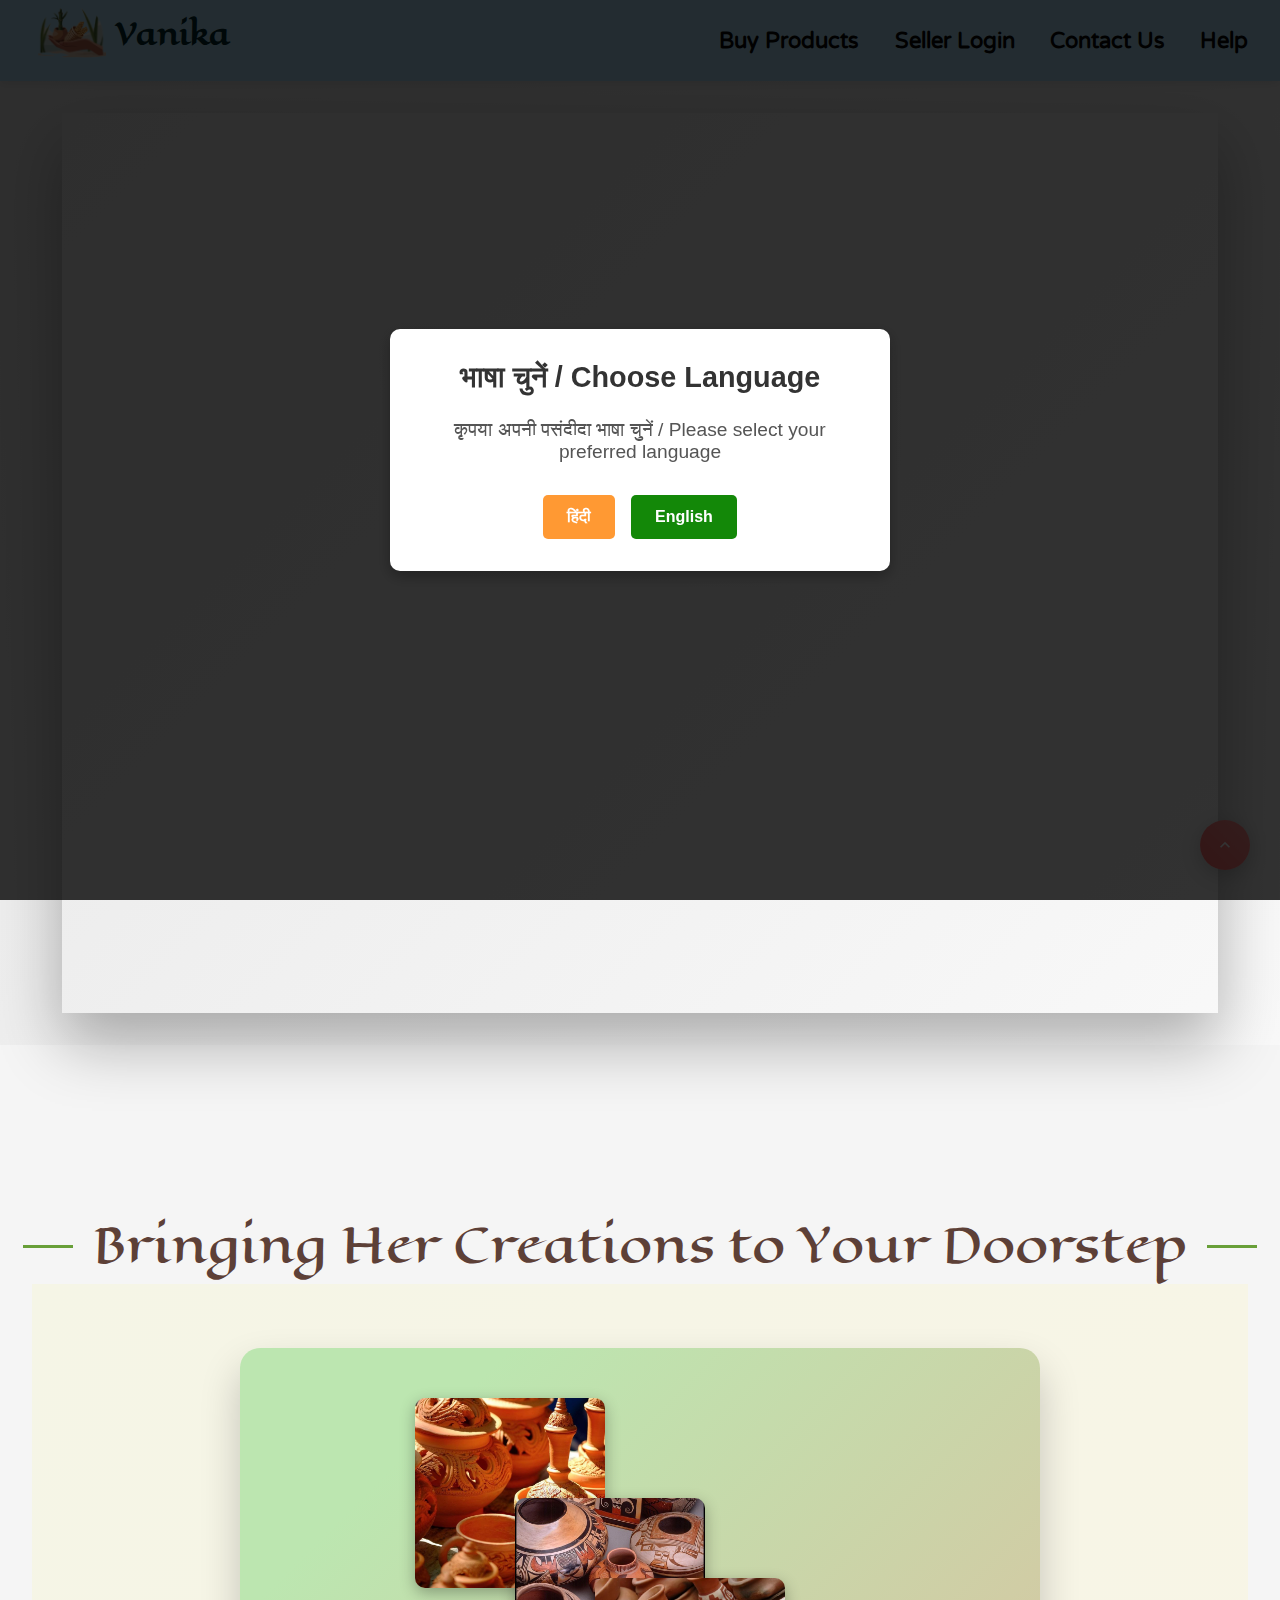
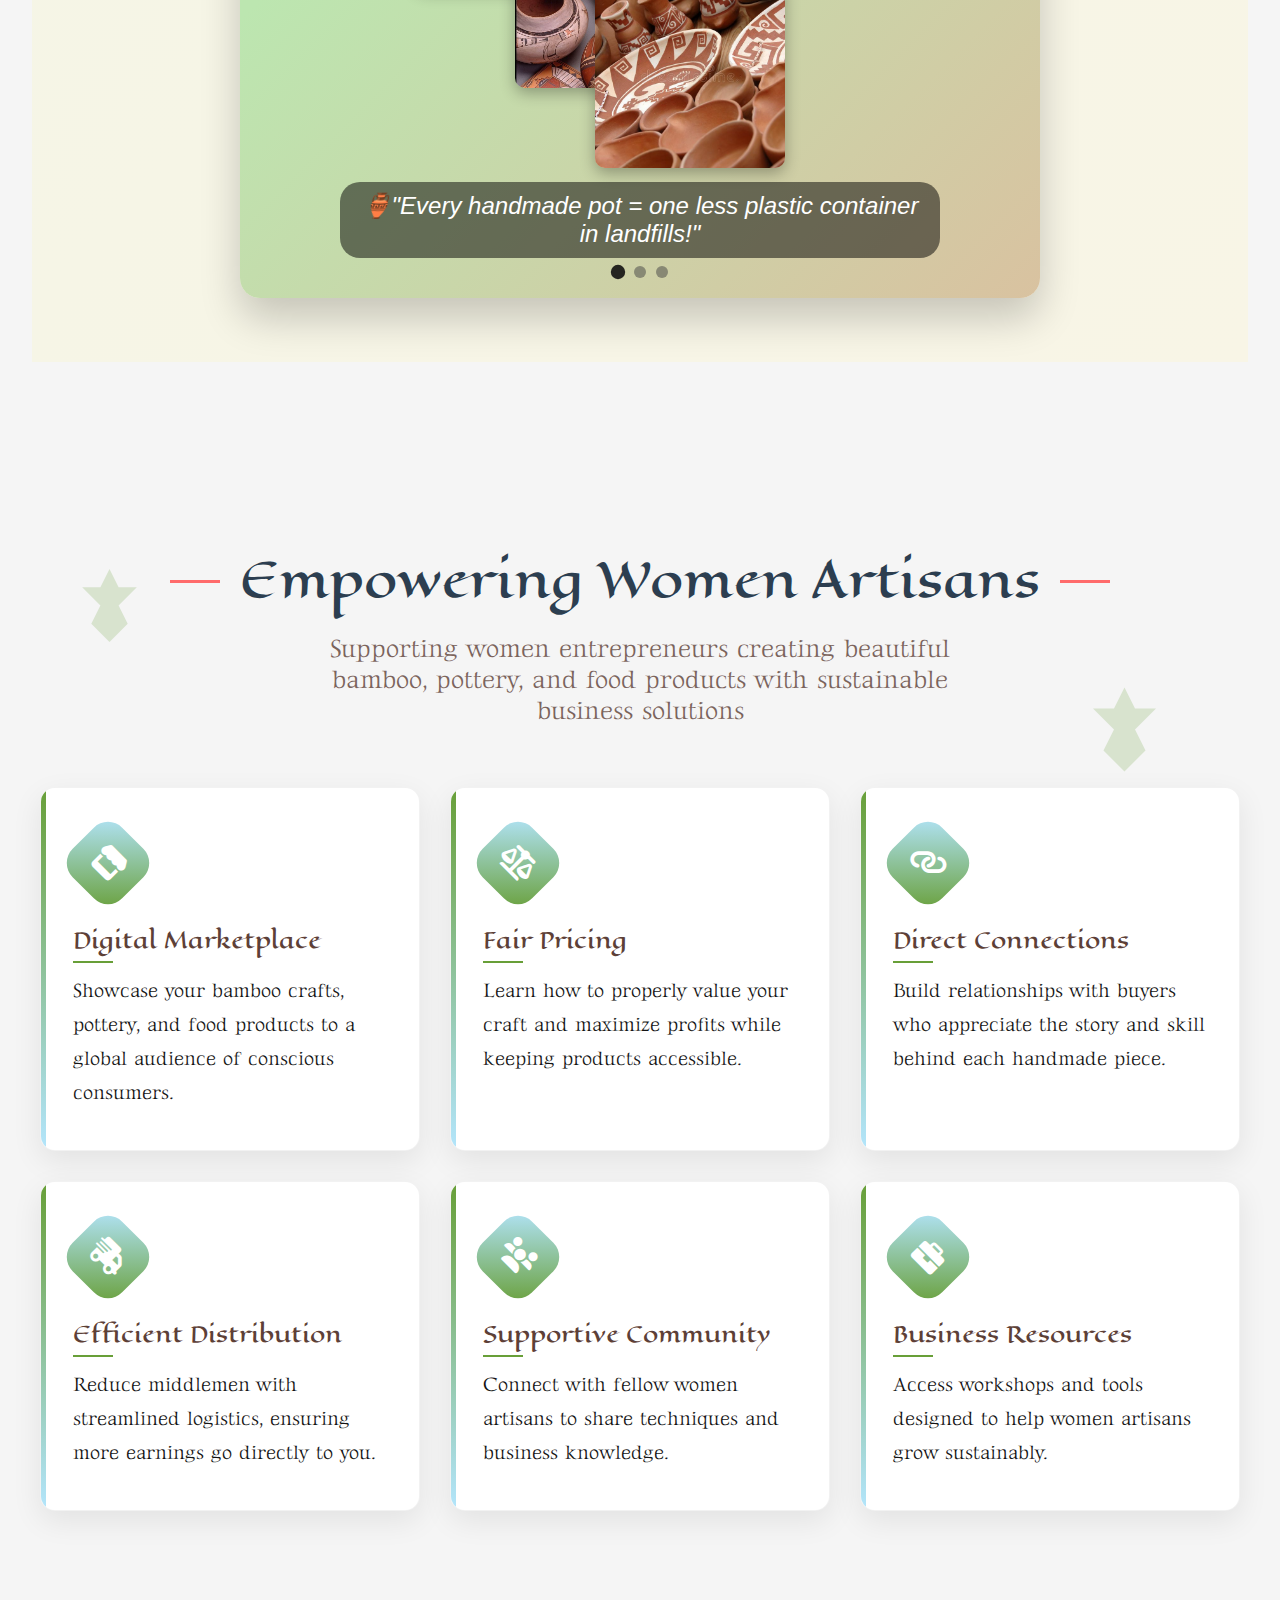
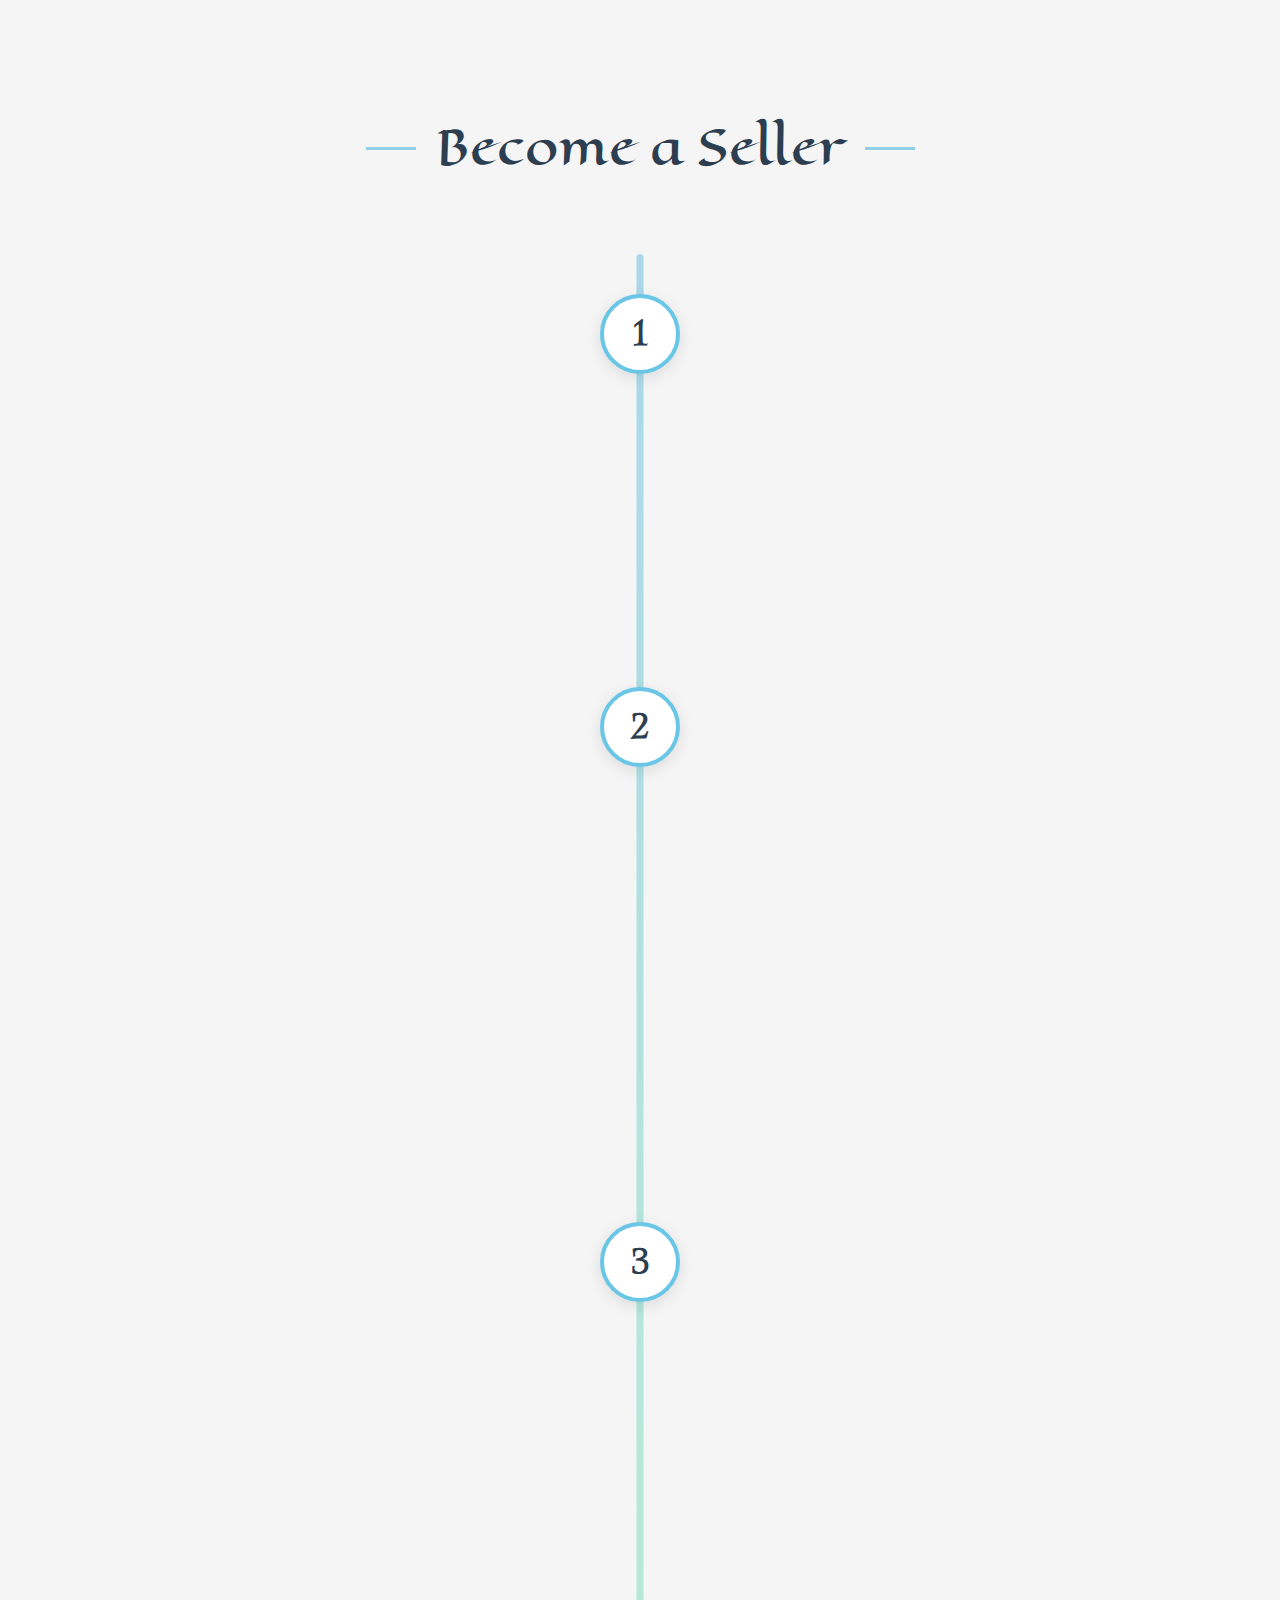
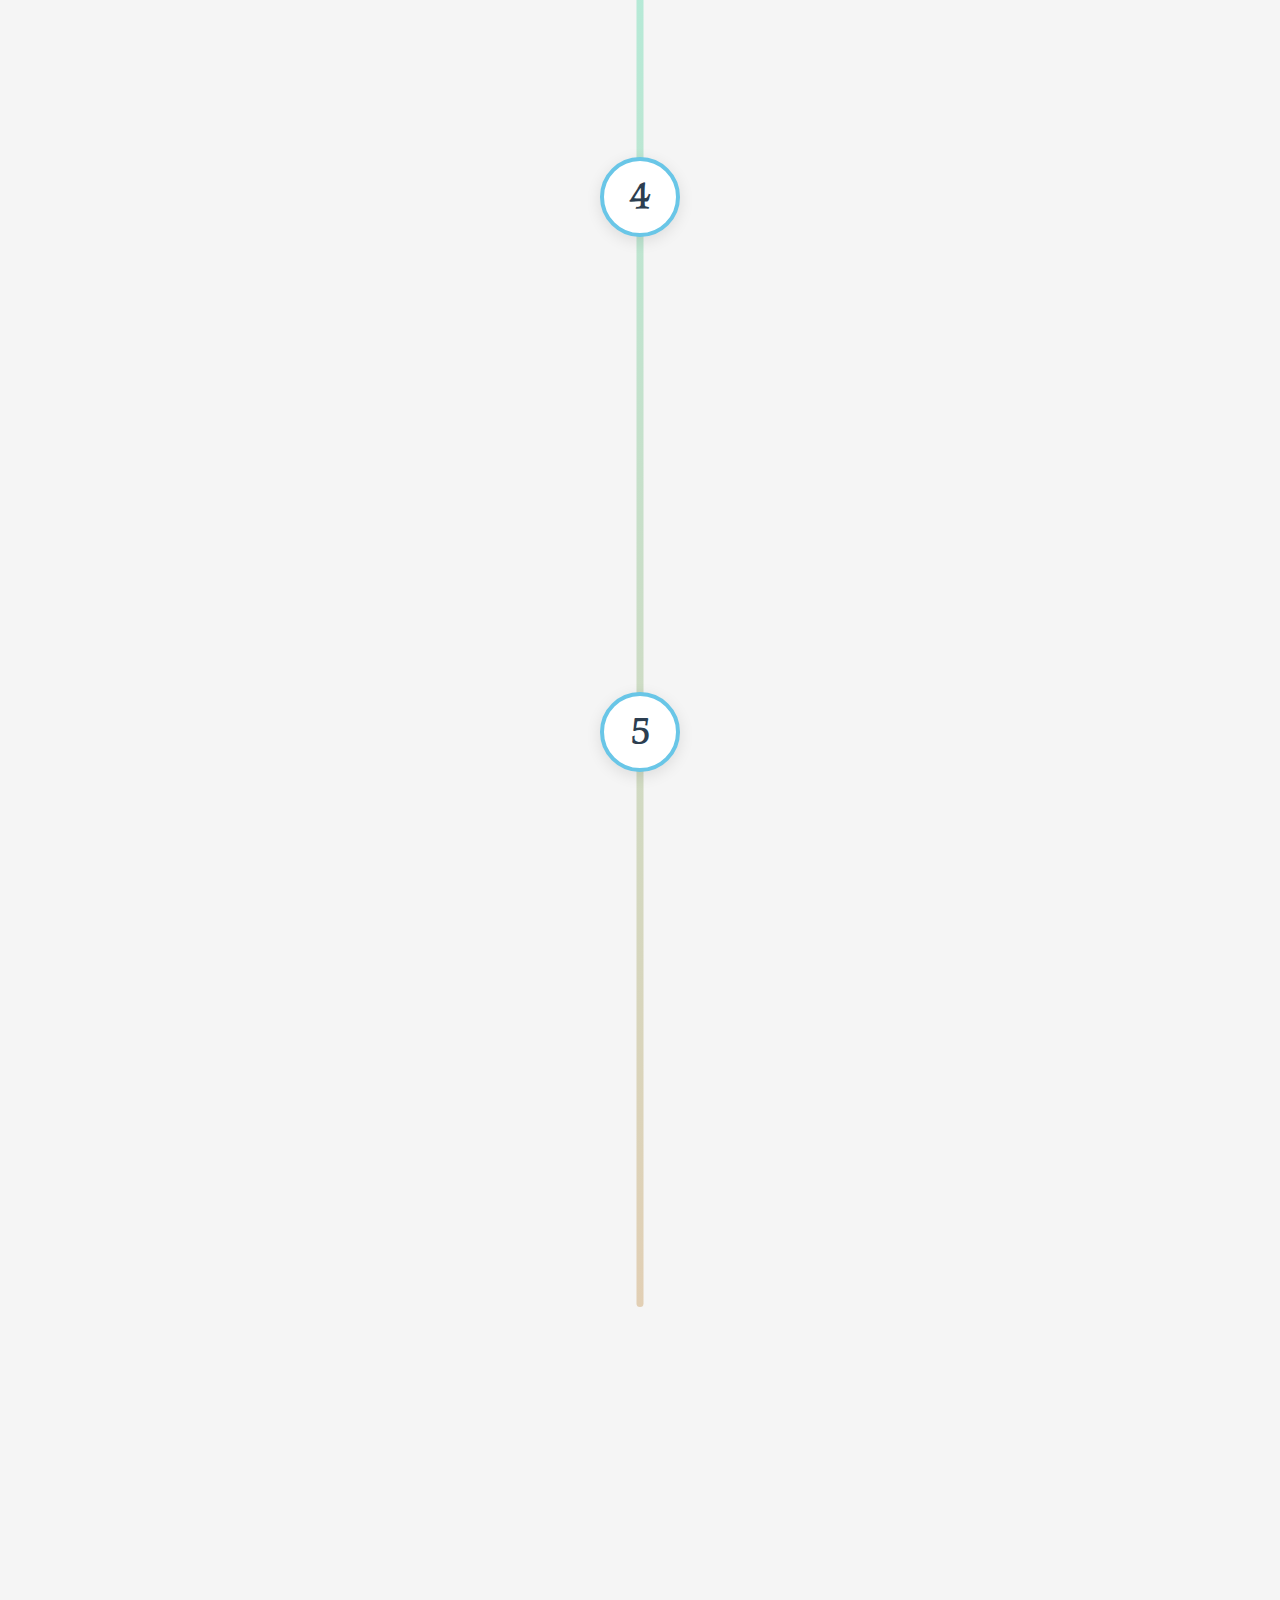
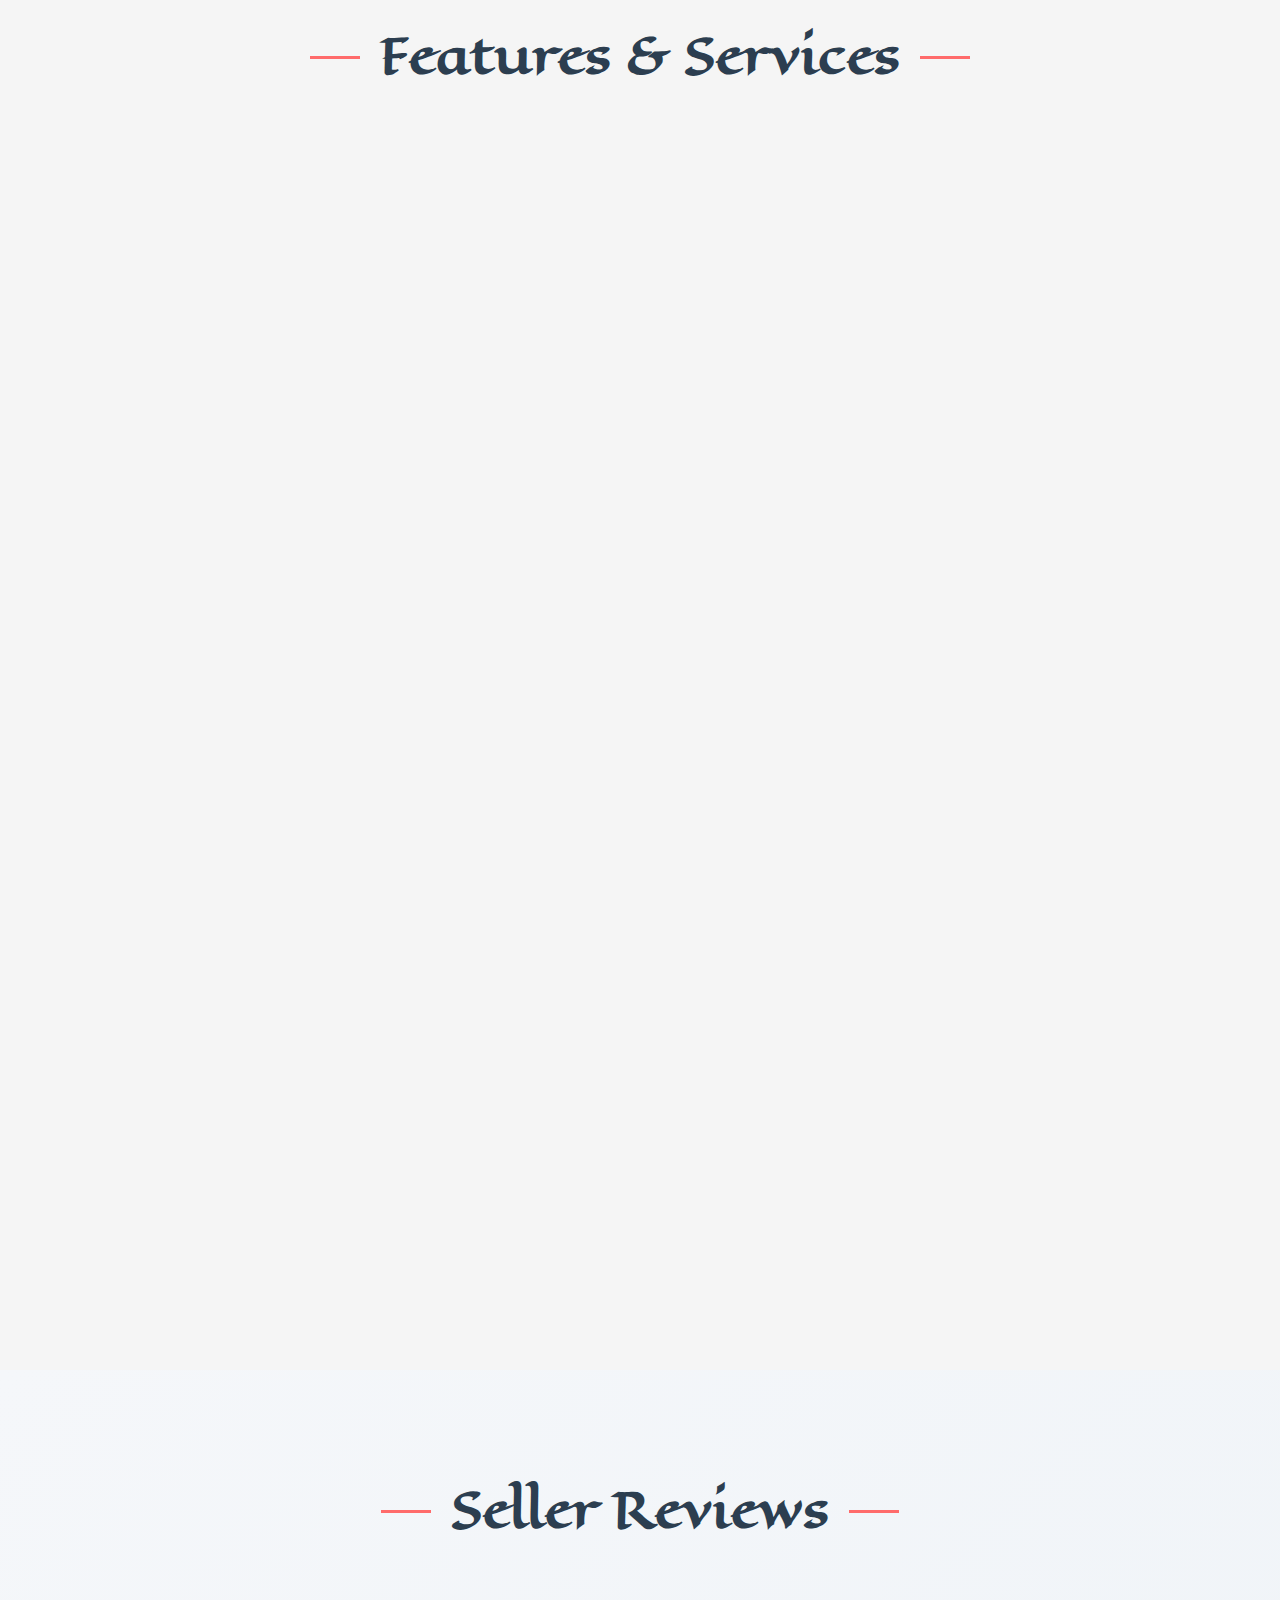
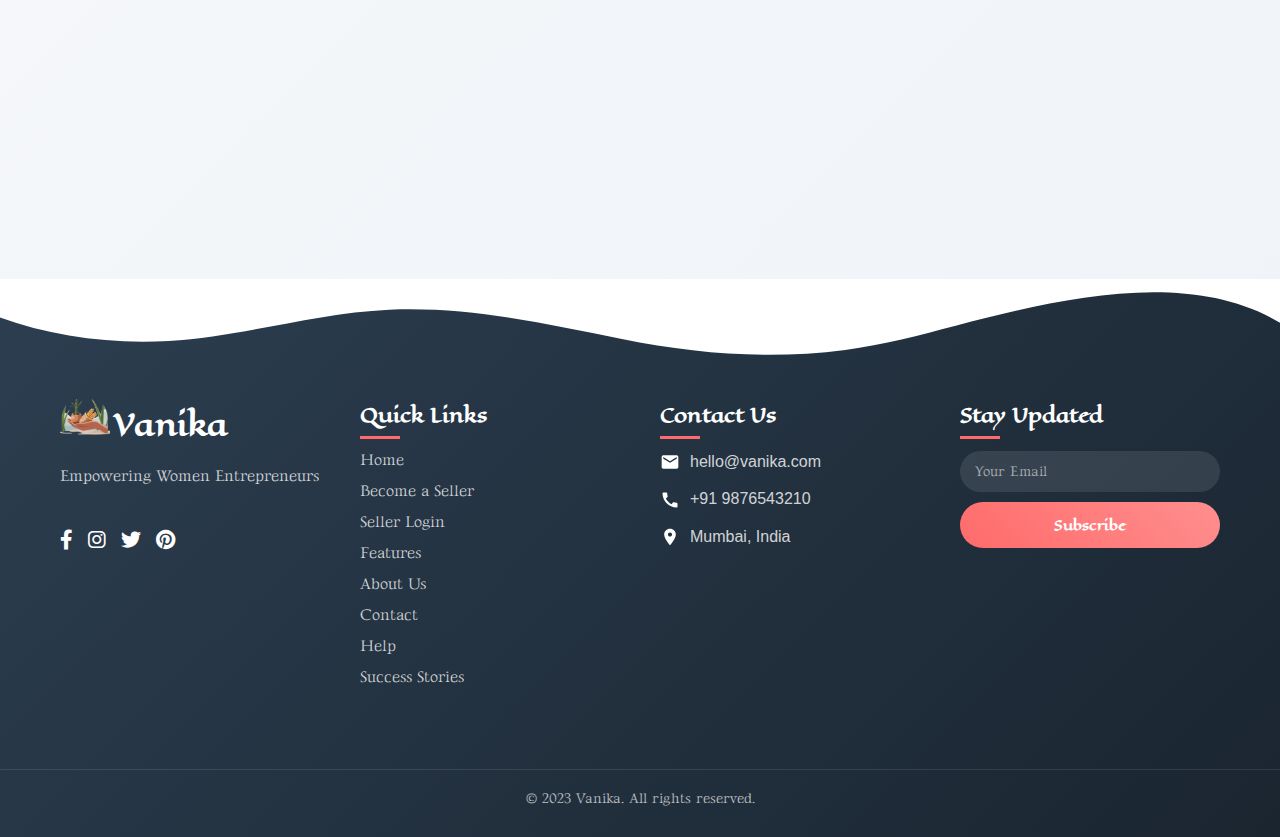
<file: homepage.html>
<!DOCTYPE html>
<html lang="en">
<head>
    <meta charset="UTF-8">
    <meta name="viewport" content="width=device-width, initial-scale=1.0">
    <title>Vanika</title>
    <link rel="icon" type="image/png" sizes="32x32" href="VANIKA.png">

    <link rel="preconnect" href="https://fonts.googleapis.com">
    <link rel="preconnect" href="https://fonts.gstatic.com" crossorigin>
    <link href="https://fonts.googleapis.com/css2?family=Abril+Fatface&family=Almendra:ital,wght@0,400;0,700;1,400;1,700&family=Cabin+Sketch:wght@400;700&family=Cookie&family=Dancing+Script:wght@400..700&family=Great+Vibes&family=Jacquard+24&family=Monofett&family=Nabla&family=Rye&display=swap" rel="stylesheet">
    <link rel="preconnect" href="https://fonts.googleapis.com">
    <link rel="preconnect" href="https://fonts.gstatic.com" crossorigin>
    <link href="https://fonts.googleapis.com/css2?family=Abril+Fatface&family=Almendra:ital,wght@0,400;0,700;1,400;1,700&family=Cabin+Sketch:wght@400;700&family=Cookie&family=Dancing+Script:wght@400..700&family=Gideon+Roman&family=Great+Vibes&family=Jacquard+24&family=Monofett&family=Nabla&family=Rye&display=swap" rel="stylesheet">
    <link rel="preconnect" href="https://fonts.googleapis.com">
    <link rel="preconnect" href="https://fonts.gstatic.com" crossorigin>
    <link href="https://fonts.googleapis.com/css2?family=Abril+Fatface&family=Almendra:ital,wght@0,400;0,700;1,400;1,700&family=Cabin+Sketch:wght@400;700&family=Cookie&family=Dancing+Script:wght@400..700&family=Eagle+Lake&family=Gideon+Roman&family=Great+Vibes&family=Jacquard+24&family=Monofett&family=Nabla&family=Rye&display=swap" rel="stylesheet">    
    <link rel="stylesheet" href="css/slider.css" >
    <link rel="stylesheet" href="css/overview.css" >
    <link rel="stylesheet" href="https://cdnjs.cloudflare.com/ajax/libs/font-awesome/6.0.0-beta3/css/all.min.css">
    <link rel="stylesheet" href="css/steps.css" >
    <link href="https://fonts.googleapis.com/css2?family=Eagle+Lake&display=swap" rel="stylesheet">
    <link href="https://fonts.googleapis.com/css2?family=Eagle+Lake&family=Varela+Round&display=swap" rel="stylesheet">
    <link rel="stylesheet" href="css/services.css" >
    <link rel="stylesheet" href="css/reviews+footer.css" >
    <link rel="stylesheet" href="homapage.css">
</head>
<body>
   <!-- Language Selection Modal -->
   <div class="language-modal" id="languageModal">
    <div class="language-box">
        <h2>भाषा चुनें / Choose Language</h2>
        <p>कृपया अपनी पसंदीदा भाषा चुनें / Please select your preferred language</p>
        <div class="language-options">
            <button class="language-btn hindi" id="hindiBtn">हिंदी</button>
            <button class="language-btn english" id="englishBtn">English</button>
        </div>
    </div>
</div>

<!-- Navigation Bar -->
<nav>
    <div class="logo-container">
        <div class="logo">
            <img src="images/VANIKA.png" alt="Vanika Logo">
        </div>
        <div class="brand-name">Vanika</div>
    </div>

    <div class="nav-links">
        <a href="#seller-journey" class="nav-link" data-en="Become a Seller" data-hi="विक्रेता बनें"></a>
        <a href="Customer/customer.html" data-en="Buy Products" data-hi="उत्पाद खरीदें">Buy Products</a>
        <a href="Seller/login.html" data-en="Seller Login" data-hi="विक्रेता लॉगिन">Seller Login</a>
        <a href="contact-us.html" data-en="Contact Us" data-hi="संपर्क करें">Contact Us</a>
        <a href="help.html" data-en="Help" data-hi="सहायता">Help</a>
    </div>

    <div class="hamburger" id="hamburger">
        <span></span>
        <span></span>
        <span></span>
    </div>

    <div class="mobile-menu" id="mobileMenu">
        <a href="#seller-journey" class="nav-link mobile-nav-link" 
           data-en="Become a Seller" data-hi="विक्रेता बनें"></a>
        <a href="Customer/customer.html" data-en="Buy Products" data-hi="उत्पाद खरीदें">Buy Products</a>
        <a href="Seller/login.html" data-en="Seller Login" data-hi="विक्रेता लॉगिन">Seller Login</a>
        <a href="contact-us.html" data-en="Contact Us" data-hi="संपर्क करें">Contact Us</a>
        <a href="help.html" data-en="Help" data-hi="सहायता">Help</a>
    </div>
</nav>

<!-- Main Content -->
<div class="main-content">
    <div class="book-container">
        <!-- Book Cover with Spiral Binding -->
        <div class="book-cover">
            <div class="spiral-binding"></div>
            <div class="spiral-cover"></div>
            <h2 data-en="Welcome to Vanika" data-hi="वाणिका में आपका स्वागत है">Welcome to Vanika</h2>
        </div>

        <!-- Book Pages with Spiral Binding -->
        <div class="book-pages">
            <div class="spiral-binding"></div>
            <div class="spiral-cover"></div>
            
            <!-- Notebook Left Side - Taglines -->
            <div class="book-left">
                <div class="tagline-container">
                    <div class="tagline active" id="tagline1" data-en="From Her Hands to Your Home – Ethical, Artisanal, Unique." data-hi="उनके हस्तशिल्प से आपके गृह तक – नैतिकता, शिल्पकला और विशिष्टता का अद्वितीय समागम।">"From Her Hands to Your Home – Ethical, Artisanal, Unique."</div>
                    <div class="tagline" id="tagline2" data-en="Handmade with Heart, Priced with Respect." data-hi="हृदय से निर्मित प्रत्येक रचना, सम्मानपूर्वक मूल्यांकित।">"Handmade with Heart, Priced with Respect."</div>
                    <div class="tagline" id="tagline4" data-en="Empowering Her Craft with Code and Connection." data-hi="कोड और संवाद से सजीव हो उसकी कला, सशक्त हो हर एक अभिव्यक्ति की धरा।">"Empowering Her Craft with Code and Connection."</div>
                    <div class="tagline" id="tagline3" data-en="Rooted in Culture. Rising with Technology." data-hi="संस्कृति में गहराई से स्थापित, तकनीक के साथ निरंतर प्रगति की ओर।">"Rooted in Culture. Rising with Technology."</div>
                    <div class="tagline" id="tagline5" data-en="From Craft to Click — Connecting Artisans to the world" data-hi="हुनर से डिजिटल दुनिया तक – शिल्पकारों को वैश्विक मंच से जोड़ने का सेतु।">"From Craft to Click — Connecting Artisans to the world"</div>
                </div>
            </div>

            <!-- Notebook Right Side - Collage -->
            <div class="book-right">
                <div class="collage-container">
                    <div class="collage-photo photo1">
                        <img src="images/w1.jpeg" alt="Photo 1">
                    </div>
                    <div class="collage-photo photo2">
                        <img src="images/w2.jpg" alt="Photo 2">
                    </div>
                    <div class="collage-photo photo3">
                        <img src="images/w3.jpg" alt="Photo 3">
                    </div>
                    <div class="collage-photo photo4">
                        <img src="images/w4.jpg" alt="Photo 4">
                    </div>
                    <div class="collage-photo photo5">
                        <img src="images/w5.jpg" alt="Photo 5">
                    </div>
                    <div class="collage-photo photo6">
                        <img src="images/w6.jpg" alt="Photo 6">
                    </div>
                    <div class="collage-photo photo7">
                        <img src="images/w7.jpg" alt="Photo 7">
                    </div>
                    <div class="collage-photo photo8">
                        <img src="images/w8.jpg" alt="Photo 8">
                    </div>
                    <div class="collage-photo photo9">
                        <img src="images/w9.jpg" alt="Photo 9">
                    </div>
                    <div class="collage-photo photo10">
                        <img src="images/w10.jpg" alt="Photo 10">
                    </div>
                </div>
            </div>
        </div>
    </div>
</div>

<section class="intro-heading-section">
    <div class="section-container">
      <h2 class="section-title" data-en="Bringing Her Creations to Your Doorstep" data-hi="उसकी रचनाएँ अब आपके द्वार तक">
        Bringing Her Creations to Your Doorstep
      </h2>
    </div>
    <div class="slider-section">
          <div class="slider" id="slider">
            <div class="image-container" id="imageContainer"></div>
            <div class="quote" id="quote" data-icon="🍯"></div>
            <div class="dots">
              <div class="dot" onclick="goToSlide(0)"></div>
              <div class="dot" onclick="goToSlide(1)"></div>
              <div class="dot" onclick="goToSlide(2)"></div>
            </div>
          </div>
      
    </div>
</section>
 
  
<section class="artisan-section">
    <div class="bamboo-pattern"></div>
    
    <!-- Floating bamboo decorations -->
    <div class="floating-bamboo" style="top: 10%; left: 5%; animation-delay: 0s;"></div>
    <div class="floating-bamboo" style="top: 20%; right: 8%; animation-delay: 2s; width: 80px; height: 80px;"></div>
    <div class="floating-bamboo" style="bottom: 15%; left: 10%; animation-delay: 4s; transform: scaleX(-1);"></div>
    <div class="floating-bamboo" style="bottom: 25%; right: 15%; animation-delay: 6s; width: 120px; height: 120px;"></div>
    
    <div class="section-container">
      <div class="section-header">
        <h2 class="section-title" data-en="Empowering Women Artisans" data-hi="महिला कारीगरों को सशक्त बनाना">Empowering Women Artisans</h2>
        <p class="section-subtitle" data-en="Supporting women entrepreneurs creating beautiful bamboo, pottery, and food products with sustainable business solutions" data-hi="सुंदर बांस, मिट्टी के बर्तन और खाद्य उत्पाद बनाने वाली महिला उद्यमियों का समर्थन करना, टिकाऊ व्यापार समाधान के साथ">
          Supporting women entrepreneurs creating beautiful bamboo, pottery, and food products with sustainable business solutions
        </p>
      </div>
      
      <div class="features-container">
        <div class="features-grid">
          <div class="feature-card">
            <div class="feature-icon">
                <i class="fas fa-store market-icon"></i>
            </div>
            <div class="feature-content">
              <h3 class="feature-title" data-en="Digital Marketplace" data-hi="डिजिटल मार्केटप्लेस">Digital Marketplace</h3>
              <p class="feature-desc" data-en="Showcase your bamboo crafts, pottery, and food products to a global audience of conscious consumers." data-hi="अपने बांस के शिल्प, मिट्टी के बर्तन और खाद्य उत्पादों को जागरूक उपभोक्ताओं के वैश्विक दर्शकों के सामने प्रस्तुत करें।">
                Showcase your bamboo crafts, pottery, and food products to a global audience of conscious consumers.
              </p>
            </div>
          </div>
          
          <div class="feature-card">
            <div class="feature-icon">
                <i class="fas fa-balance-scale fair-pricing-icon"></i>
            </div>
            <div class="feature-content">
              <h3 class="feature-title" data-en="Fair Pricing" data-hi="उचित मूल्य निर्धारण">Fair Pricing</h3>
              <p class="feature-desc" data-en="Learn how to properly value your craft and maximize profits while keeping products accessible." data-hi="अपने शिल्प को सही मूल्य देना सीखें और उत्पादों को सुलभ रखते हुए लाभ को अधिकतम करें।">
                Learn how to properly value your craft and maximize profits while keeping products accessible.
              </p>
            </div>
          </div>
          
          <div class="feature-card">
            <div class="feature-icon">
                <i class="fas fa-link direct-connection-icon"></i>
            </div>
            <div class="feature-content">
              <h3 class="feature-title" data-en="Direct Connections" data-hi="सीधे संपर्क">Direct Connections</h3>
              <p class="feature-desc" data-en="Build relationships with buyers who appreciate the story and skill behind each handmade piece." data-hi="खरीदारों के साथ संबंध बनाएं जो प्रत्येक हस्तनिर्मित वस्तु के पीछे की कहानी और कौशल की सराहना करते हैं।">
                Build relationships with buyers who appreciate the story and skill behind each handmade piece.
              </p>
            </div>
          </div>
          
          <div class="feature-card">
            <div class="feature-icon">
                <i class="fas fa-shipping-fast efficient-distribution-icon"></i>
            </div>
            <div class="feature-content">
              <h3 class="feature-title" data-en="Efficient Distribution" data-hi="कुशल वितरण">Efficient Distribution</h3>
              <p class="feature-desc" data-en="Reduce middlemen with streamlined logistics, ensuring more earnings go directly to you." data-hi="मध्यस्थों को कम करें और सुगम लॉजिस्टिक्स के साथ यह सुनिश्चित करें कि अधिक कमाई सीधे आपके पास पहुंचे।">
                Reduce middlemen with streamlined logistics, ensuring more earnings go directly to you.
              </p>
            </div>
          </div>
          
          <div class="feature-card">
            <div class="feature-icon">
              <i class="fas fa-users community-icon"></i>
            </div>
            <div class="feature-content">
              <h3 class="feature-title" data-en="Supportive Community" data-hi="सहायक समुदाय">Supportive Community</h3>
              <p class="feature-desc" data-en="Connect with fellow women artisans to share techniques and business knowledge." data-hi="अन्य महिला कारीगरों के साथ जुड़ें और तकनीकों और व्यावसायिक ज्ञान को साझा करें।">
                Connect with fellow women artisans to share techniques and business knowledge.
              </p>
            </div>
          </div>
          
          <div class="feature-card">
            <div class="feature-icon">
                <i class="fas fa-briefcase business-icon"></i>
            </div>
            <div class="feature-content">
              <h3 class="feature-title" data-en="Business Resources" data-hi="व्यापार संसाधन">Business Resources</h3>
              <p class="feature-desc" data-en="Access workshops and tools designed to help women artisans grow sustainably." data-hi="कार्यशालाओं और उपकरणों तक पहुंचें जो महिला कारीगरों को स्थायी रूप से विकसित होने में मदद करने के लिए डिज़ाइन किए गए हैं।">
                Access workshops and tools designed to help women artisans grow sustainably.
              </p>
            </div>
          </div>
        </div>
      </div>
    </div>
  </section>

  <section class="timeline-section" id="seller-journey">
    <div class="timeline-header">
      <h2 data-en="Become a Seller" data-hi="विक्रेता बनें">Become a Seller</h2>
      <p data-en="Start Your Online Selling Journey in 5 Simple Steps" data-hi="5 सरल चरणों में अपनी ऑनलाइन बिक्री यात्रा शुरू करें"></p>
      <p data-en="No apps, no stress — just your talent and our support. We're here to make your journey easy." data-hi="कोई ऐप नहीं, कोई तनाव नहीं — बस आपकी प्रतिभा और हमारा समर्थन। हम आपकी यात्रा को आसान बनाने के लिए यहां हैं।"></p>
    </div>
  
    <div class="timeline-container">
      <div class="timeline-line"></div>
      
      <div class="timeline-steps">
        <!-- Step 1 -->
        <div class="step-container">
          <div class="step-number">1</div>
          <div class="timeline-card left animate-card">
            <div class="card-icon"><div class="card-icon">
                <img src="images/sign-up.png" alt="Submit Form Icon" class="timeline-icon">
              </div></div>
            <h3 data-en="Submit a Simple Form" data-hi="एक सरल फॉर्म जमा करें"></h3>
            <p data-en="Just share your basic information so we can understand your craft." data-hi="बस अपनी बुनियादी जानकारी साझा करें ताकि हम आपके शिल्प को समझ सकें।"></p>
            <div class="craft-illustration" style="background-color: #f0f7fa;"></div>
          </div>
        </div>
        
        <!-- Step 2 -->
        <div class="step-container">
          <div class="step-number">2</div>
          <div class="timeline-card right animate-card">
            <div class="card-icon"><div class="card-icon">
                <img src="images/customer-service.png" alt="Submit Form Icon" class="timeline-icon">
              </div></div>
            <h3 data-en="Get a Friendly Call From Us" data-hi="हमारी तरफ से एक मित्रतापूर्ण कॉल प्राप्त करें"></h3>
            <p data-en="Our team will call you in Hindi or English, based on your comfort." data-hi="हमारी टीम आपको हिंदी या अंग्रेजी में कॉल करेगी, आपकी सुविधा के अनुसार।"></p>
            <ul class="support-list">
              <li data-en="How the platform works" data-hi="प्लेटफॉर्म कैसे काम करता है"></li>
              <li data-en="How to price your products" data-hi="अपने उत्पादों की कीमत कैसे तय करें"></li>
              <li data-en="How deliveries are handled" data-hi="डिलीवरी कैसे संभाली जाती है"></li>
            </ul>
            <div class="phone-illustration" style="background-color: #e8f5e9;"></div>
          </div>
        </div>
        
        <!-- Step 3 -->
        <div class="step-container">
          <div class="step-number">3</div>
          <div class="timeline-card left animate-card">
            <div class="card-icon" ><div class="card-icon">
                <img src="images/form.png" alt="Submit Form Icon" class="timeline-icon">
              </div></div>
            <h3 data-en="Help with Product Listing" data-hi="उत्पाद सूची में सहायता"></h3>
            <ul class="support-list">
              <li data-en="Taking simple product photos using your phone" data-hi="अपने फोन का उपयोग करके सरल उत्पाद फोटो लेने में"></li>
              <li data-en="Writing easy descriptions" data-hi="आसान विवरण लिखने में"></li>
              <li data-en="Setting fair prices that value your craft" data-hi="उचित मूल्य निर्धारित करने में जो आपके शिल्प का मूल्यांकन करे"></li>
            </ul>
            <div class="camera-illustration" style="background-color: #f5efe8;"></div>
          </div>
        </div>
        
        <!-- Step 4 -->
        <div class="step-container">
          <div class="step-number">4</div>
          <div class="timeline-card right animate-card">
            <div class="card-icon" ><div class="card-icon">
                <img src="images/launch.png" alt="Submit Form Icon" class="timeline-icon">
              </div></div>
            <h3 data-en="Your Products Go Live!" data-hi="आपके उत्पाद लाइव हो जाते हैं!"></h3>
            <ul class="support-list">
              <li data-en="Your products will appear on the website" data-hi="आपके उत्पाद वेबसाइट पर दिखाई देंगे"></li>
              <li data-en="Customers across India can view and order them" data-hi="पूरे भारत के ग्राहक उन्हें देख और ऑर्डर कर सकते हैं"></li>
              <li data-en="You will get notified when orders come in" data-hi="आपको सूचना मिलेगी जब ऑर्डर आएंगे"></li>
            </ul>
            <div class="live-illustration" style="background-color: #f0f7fa;"></div>
          </div>
        </div>
        
        <!-- Step 5 -->
        <div class="step-container">
          <div class="step-number">5</div>
          <div class="timeline-card left animate-card">
            <div class="card-icon"><div class="card-icon">
                <img src="images/financial-profit.png" alt="Submit Form Icon" class="timeline-icon">
              </div></div>
            <h3 data-en="💸 Earn, Grow & Stay Connected" data-hi="💸 कमाएं, बढ़ें और जुड़े रहें"></h3>
            <ul class="support-list">
              <li data-en="You receive payments securely" data-hi="आपको भुगतान सुरक्षित रूप से प्राप्त होता है"></li>
              <li data-en="You get feedback from happy buyers" data-hi="आपको खुश ग्राहकों से प्रतिक्रिया मिलती है"></li>
              <li data-en="You become part of a growing women's community" data-hi="आप एक बढ़ती महिला समुदाय का हिस्सा बन जाती हैं"></li>
              <li data-en="We invite you to learning sessions and local events!" data-hi="हम आपको सीखने के सत्र और स्थानीय कार्यक्रमों में आमंत्रित करते हैं!"></li>
            </ul>
            <div class="community-illustration" style="background-color: #e8f5e9;"></div>
          </div>
        </div>
      </div>
    </div>
    
    <div class="timeline-message">
      <p class="future-message" data-en="It's not just about selling — it's about building a future." data-hi="यह सिर्फ बेचने के बारे में नहीं है — यह भविष्य बनाने के बारे में है।"></p>
      <!-- Change your button to this: -->
      <a href="become-a-seller.html" target="_blank" id="becomeSellerBtn" class="cta-button visible pulse-animate">
        <span data-en="Become a Seller" data-hi="विक्रेता बनें">Become a Seller</span>
      </a>
      
    </div>
  </section>


  <section class="features-services" id="features-services">
    <div class="section-header">
      <h2 data-en="Features & Services" data-hi="सुविधाएं और सेवाएं">Features & Services</h2>
      <p class="tagline" data-en="Empowering Women. Creating Opportunities. Connecting Communities." 
         data-hi="महिलाओं को सशक्त बनाना। अवसर पैदा करना। समुदायों को जोड़ना।"></p>
    </div>
  
    <!-- For Women Sellers -->
    <div class="features-group animate-group">
      <h3 class="group-title" data-en="~ For Women Sellers ~" data-hi="~ महिला विक्रेताओं के लिए ~"></h3>
      <p class="group-subtitle" data-en="Sell What You Make, From Where You Are" 
         data-hi="जो बनाएं वो बेचें, जहां हैं वहीं से"></p>
      
      <div class="features-grid seller-features">
        <!-- Box 1 -->
        <div class="feature-box" style="--box-color: #ff9a9e; --box-color2: #fad0c4;">
          <div class="feature-icons">
            <img src="images/work-from-home.png" alt="Home Business" class="feature-img">
          </div>
          <h4 data-en="Business From Home" data-hi="घर से हस्तनिर्मित व्यवसाय"></h4>
          <p data-en="Handmade snacks, pottery, bamboo crafts — start your own business from home and sell across India without needing a shop." 
             data-hi="हस्तनिर्मित नाश्ते, मिट्टी के बर्तन, बांस की कलाकृतियाँ — अपना घर से व्यवसाय शुरू करें और बिना दुकान के पूरे भारत में बेचें।"></p>
          <div class="feature-wave"></div>
        </div>
        
        <!-- Box 2 -->
        <div class="feature-box" style="--box-color: #a1c4fd; --box-color2: #c2e9fb;">
          <div class="feature-icons">
            <img src="images/language.png" alt="Language Support" class="feature-img">
          </div>
          <h4 data-en="Personal Support in Hindi & English" data-hi="हिंदी और अंग्रेजी में व्यक्तिगत सहायता"></h4>
          <p data-en="From the first form to your first sale — our team will assist you step-by-step, in your preferred language." 
             data-hi="पहले फॉर्म से लेकर पहली बिक्री तक — हमारी टीम आपकी पसंदीदा भाषा में आपकी सहायता करेगी।"></p>
          <div class="feature-wave"></div>
        </div>
        
        <!-- Box 3 -->
        <div class="feature-box" style="--box-color: #ffecd2; --box-color2: #fcb69f;">
          <div class="feature-icons">
            <img src="images/phone-call.png" alt="Practical Training" class="feature-img">
          </div>
          <h4 data-en="Simple, Practical Training" data-hi="सरल, व्यावहारिक प्रशिक्षण"></h4>
          <p data-en="No confusing apps or long online courses — just friendly phone calls, voice notes, and short videos to guide you through everything." 
             data-hi="कोई भ्रमित करने वाले ऐप या लंबे ऑनलाइन कोर्स नहीं — बस दोस्ताना फोन कॉल, वॉइस नोट्स और छोटे वीडियो आपको हर चीज में मार्गदर्शन देंगे।"></p>
          <div class="feature-wave"></div>
        </div>
        
        <!-- Box 4 -->
        <div class="feature-box" style="--box-color: #84fab0; --box-color2: #8fd3f4;">
            <div class="feature-wave"></div>
          <div class="feature-icons">
            <img src="images/meeting.png" alt="Supportive Community" class="feature-img">
          </div>
          <h4 data-en="Supportive Women's Community" data-hi="सहायक महिला समुदाय"></h4>
          <p data-en="You're not alone. Join a growing circle of women learning, earning, and growing together." 
             data-hi="आप अकेली नहीं हैं। सीखने, कमाने और एक साथ बढ़ने वाली महिलाओं के बढ़ते समुदाय में शामिल हों।"></p>
          
        </div>
      </div>
    </div>
  
    <!-- For Delivery Partners -->
    <div class="features-group animate-group">
      <h3 class="group-title" data-en="~ For Delivery Partners ~" data-hi="~ डिलीवरी पार्टनर्स के लिए ~"></h3>
      
      <div class="features-grid delivery-features">
        <!-- Box 1 -->
        <div class="feature-box" style="--box-color: #ffc3a0; --box-color2: #ffafbd;">
          <div class="feature-icons">
            <img src="images/truck.png" alt="Purposeful Work" class="feature-img">
          </div>
          <h4 data-en="Not Just a Job — Be Part of a Purpose" data-hi="सिर्फ नौकरी नहीं — एक उद्देश्य का हिस्सा बनें"></h4>
          <p data-en="Every delivery you make helps a woman build her dream. You become part of a family that values trust and growth." 
             data-hi="हर डिलीवरी जो आप करते हैं वो एक महिला के सपने को बनाने में मदद करती है। आप एक ऐसे परिवार का हिस्सा बनते हैं जो विश्वास और विकास को महत्व देता है।"></p>
          <div class="feature-dots"></div>
        </div>
        
        <!-- Box 2 -->
        <div class="feature-box" style="--box-color: #a6c1ee; --box-color2: #fbc2eb;">
          <div class="feature-icons">
            <img src="images/time.png" alt="Flexible Work" class="feature-img">
          </div>
          <h4 data-en="Flexible Work with Fair Pay" data-hi="लचीले काम के साथ उचित भुगतान"></h4>
          <p data-en="Choose your hours, work locally, and earn with dignity. We provide all the support you need to succeed." 
             data-hi="अपने घंटे चुनें, स्थानीय स्तर पर काम करें और गरिमा के साथ कमाएँ। हम आपको सफल होने के लिए सभी सहायता प्रदान करते हैं।"></p>
          <div class="feature-dots"></div>
        </div>
      </div>
    </div>
  
    <!-- For Customers -->
    <div class="features-group animate-group">
      <h3 class="group-title" data-en="~ For Customers ~" data-hi="~ ग्राहकों के लिए ~"></h3>
      
      <div class="features-grid customer-features">
        <!-- Box 1 -->
        <div class="feature-box" style="--box-color: #d4fc79; --box-color2: #96e6a1;">
          <div class="feature-icons">
            <img src="images/mobile-shopping.png" alt="Artisanal Products" class="feature-img">
          </div>
          <h4 data-en="Shop Artisanal Snacks & Crafts" data-hi="कलात्मक नाश्ते और कलाकृतियाँ खरीदें"></h4>
          <p data-en="From homemade snacks to eco-friendly bamboo products and beautiful pottery — discover unique, handmade items filled with love and tradition." 
             data-hi="घर के बने नाश्ते से लेकर पर्यावरण के अनुकूल बांस उत्पाद और सुंदर मिट्टी के बर्तन — प्यार और परंपरा से भरी अद्वितीय, हस्तनिर्मित वस्तुओं की खोज करें।"></p>
          <div class="feature-zigzag"></div>
        </div>
        
        <!-- Box 2 -->
        <div class="feature-box" style="--box-color: #f093fb; --box-color2: #f5576c;">
          <div class="feature-icons">
            <img src="images/success.png" alt="Support Women" class="feature-img">
          </div>
          <h4 data-en="Support Real Women Entrepreneurs" data-hi="वास्तविक महिला उद्यमियों का समर्थन करें"></h4>
          <p data-en="Each purchase helps an Indian woman earn from home, gain confidence, and grow her skills." 
             data-hi="हर खरीदारी एक भारतीय महिला को घर से कमाने, आत्मविश्वास हासिल करने और अपने कौशल को बढ़ाने में मदद करती है।"></p>
          <div class="feature-zigzag"></div>
        </div>
        
        <!-- Box 3 -->
        <div class="feature-box" style="--box-color: #5ee7df; --box-color2: #b490ca;">
          <div class="feature-icons">
            <img src="images/hand-made.png" alt="Ethical Products" class="feature-img">
          </div>
          <h4 data-en="Ethical, Handmade & Heartfelt" data-hi="नैतिक, हस्तनिर्मित और हार्दिक"></h4>
          <p data-en="No machines. No mass production. Just handcrafted products with meaningful stories — made sustainably, delivered responsibly." 
             data-hi="कोई मशीनें नहीं। कोई बड़े पैमाने पर उत्पादन नहीं। बस सार्थक कहानियों वाले हस्तनिर्मित उत्पाद — टिकाऊ तरीके से बनाए गए, जिम्मेदारी से वितरित।"></p>
          <div class="feature-zigzag"></div>
        </div>
      </div>
    </div>
  </section>

  <!-- Seller Reviews Section -->
<section class="seller-reviews" id="reviews">
    <div class="section-header">
      <h2 data-en="Seller Reviews" data-hi="विक्रेता समीक्षाएं">Seller Reviews</h2>
      <p class="tagline" data-en="Hear from empowered women entrepreneurs" 
         data-hi="सशक्त महिला उद्यमियों से सुनें"></p>
    </div>
  
    <div class="reviews-container">
      <!-- Review 1 -->
      <div class="review-card animate-review">
        <div class="reviewer-info">
            <div class="avatar" style="background-image: url('https://images.unsplash.com/photo-1573496359142-b8d87734a5a2?ixlib=rb-1.2.1&auto=format&fit=crop&w=200&h=200&q=80')"></div>
          <div class="reviewer-details">
            <h4 data-en="Priya Sharma" data-hi="प्रिया शर्मा">Priya Sharma</h4>
            <div class="stars">
              ★★★★★
              <span data-en="(Pottery Artist)" data-hi="(मिट्टी के बर्तन कलाकार)"></span>
            </div>
          </div>
        </div>
        <div class="review-content">
          <p data-en="Vanika gave me the confidence to turn my hobby into a business. Within 3 months, I'm earning ₹15,000/month working from home. The support team helped me at every step in Hindi." 
             data-hi="वनिका ने मुझे अपने शौक को व्यवसाय में बदलने का आत्मविश्वास दिया। 3 महीने के भीतर, मैं घर से काम करके ₹15,000/माह कमा रही हूँ। सहायता टीम ने हर कदम पर हिंदी में मदद की।"></p>
          <div class="floating-shapes">
            <div class="shape circle"></div>
            <div class="shape triangle"></div>
          </div>
        </div>
      </div>
  
      <!-- Review 2 -->
      <div class="review-card animate-review">
        <div class="reviewer-info">
            <div class="avatar" style="background-image: url('https://images.unsplash.com/photo-1524504388940-b1c1722653e1?ixlib=rb-1.2.1&auto=format&fit=crop&w=200&h=200&q=80')"></div>
          <div class="reviewer-details">
            <h4 data-en="Sunita Patel" data-hi="सुनीता पटेल">Sunita Patel</h4>
            <div class="stars">
              ★★★★☆
              <span data-en="(Bamboo Crafts)" data-hi="(बांस शिल्प)"></span>
            </div>
          </div>
        </div>
        <div class="review-content">
          <p data-en="As a widow with no prior business experience, Vanika's training helped me understand pricing and packaging. I've connected with 10 other women sellers in my area through this platform." 
             data-hi="बिना किसी व्यवसायिक अनुभव के विधवा के रूप में, वनिका के प्रशिक्षण ने मुझे मूल्य निर्धारण और पैकेजिंग समझने में मदद की। मैंने इस प्लेटफॉर्म के माध्यम से अपने क्षेत्र की 10 अन्य महिला विक्रेताओं से जुड़ी हूँ।"></p>
          <div class="floating-shapes">
            <div class="shape square"></div>
            <div class="shape wave"></div>
          </div>
        </div>
      </div>
  
      <!-- Review 3 -->
      <div class="review-card animate-review">
        <div class="reviewer-info">
            <div class="avatar" style="background-image: url('https://images.unsplash.com/photo-1544005313-94ddf0286df2?ixlib=rb-1.2.1&auto=format&fit=crop&w=200&h=200&q=80')"></div>
          <div class="reviewer-details">
            <h4 data-en="Meena Kumari" data-hi="मीना कुमारी">Meena Kumari</h4>
            <div class="stars">
              ★★★★★
              <span data-en="(Homemade Snacks)" data-hi="(घर का बना नाश्ता)"></span>
            </div>
          </div>
        </div>
        <div class="review-content">
          <p data-en="The WhatsApp support is amazing! They helped me click good product photos with my basic phone. My pickle business now gets orders from 5 different states. My husband respects my contribution now." 
             data-hi="व्हाट्सएप सहायता अद्भुत है! उन्होंने मेरे बेसिक फोन से अच्छे उत्पाद फोटो लेने में मदद की। मेरे अचार के व्यवसाय को अब 5 अलग-अलग राज्यों से ऑर्डर मिलते हैं। अब मेरे पति मेरे योगदान का सम्मान करते हैं।"></p>
          <div class="floating-shapes">
            <div class="shape circle"></div>
            <div class="shape zigzag"></div>
          </div>
        </div>
      </div>
    </div>
  </section>
  
  <footer class="animated-footer" lang="en">
    <div class="footer-wave"></div>
    
    <div class="footer-content">
        <div class="footer-column logo-column">
            <div class="logo-container">
                <img src="images/VANIKA.png" alt="Vanika Logo" class="footer-logo">
                <h3>Vanika</h3>
              </div>
            <p data-en="Empowering Women Entrepreneurs" data-hi="महिला उद्यमियों को सशक्त बनाना">Empowering Women Entrepreneurs</p>
            <div class="social-links">
              <a href="#"><i class="fab fa-facebook-f"></i></a>
              <a href="#"><i class="fab fa-instagram"></i></a>
              <a href="#"><i class="fab fa-twitter"></i></a>
              <a href="#"><i class="fab fa-pinterest"></i></a>
          </div>
        </div>
    
        <div class="footer-column">
            <h4 data-en="Quick Links" data-hi="त्वरित लिंक">Quick Links</h4>
            <ul>
                <li><a href="#" data-en="Home" data-hi="होम">Home</a></li>
                <li><a href="#seller-journey" data-en="Become a Seller" data-hi="विक्रेता बनें">Become a Seller</a></li>
                <li><a href="Seller/login.html" data-en="Seller Login" data-hi="विक्रेता लॉगिन">Seller Login</a></li>
                <li><a href="#features-services" data-en="Features" data-hi="विशेषताएं">Features</a></li>
                <li><a href="#about-us" data-en="About Us" data-hi="हमारे बारे में">About Us</a></li>
                <li><a href="contact-us.html" data-en="Contact" data-hi="संपर्क करें">Contact</a></li>
                <li><a href="help.html" data-en="Help" data-hi="सहायता">Help</a></li>
                <li><a href="#reviews" data-en="Success Stories" data-hi="सफलता की कहानियां">Success Stories</a></li>
            </ul>
        </div>
    
        <div class="footer-column">
            <h4 data-en="Contact Us" data-hi="संपर्क करें">Contact Us</h4>
            <ul class="contact-info">
                <li>
                    <svg class="contact-icon" viewBox="0 0 24 24" fill="currentColor"><path d="M20 4H4c-1.1 0-1.99.9-1.99 2L2 18c0 1.1.9 2 2 2h16c1.1 0 2-.9 2-2V6c0-1.1-.9-2-2-2zm0 4l-8 5-8-5V6l8 5 8-5v2z"/></svg>
                    <span>hello@vanika.com</span>
                </li>
                <li>
                    <svg class="contact-icon" viewBox="0 0 24 24" fill="currentColor"><path d="M20.01 15.38c-1.23 0-2.42-.2-3.53-.56-.35-.12-.74-.03-1.01.24l-1.57 1.97c-2.83-1.35-5.48-3.9-6.89-6.83l1.95-1.66c.27-.28.35-.67.24-1.02-.37-1.11-.56-2.3-.56-3.53 0-.54-.45-.99-.99-.99H4.19C3.65 3 3 3.24 3 3.99 3 13.28 10.73 21 20.01 21c.71 0 .99-.63.99-1.18v-3.45c0-.54-.45-.99-.99-.99z"/></svg>
                    <span data-en="+91 9876543210" data-hi="+९१ ९८७६५४३२१०">+91 9876543210</span>
                </li>
                <li>
                    <svg class="contact-icon" viewBox="0 0 24 24" fill="currentColor"><path d="M12 2C8.13 2 5 5.13 5 9c0 5.25 7 13 7 13s7-7.75 7-13c0-3.87-3.13-7-7-7zm0 9.5c-1.38 0-2.5-1.12-2.5-2.5s1.12-2.5 2.5-2.5 2.5 1.12 2.5 2.5-1.12 2.5-2.5 2.5z"/></svg>
                    <span data-en="Mumbai, India" data-hi="मुंबई, भारत">Mumbai, India</span>
                </li>
            </ul>
        </div>
    
        <div class="footer-column newsletter">
            <h4 data-en="Stay Updated" data-hi="अपडेट रहें">Stay Updated</h4>
            <form class="newsletter-form">
                <input type="email" placeholder="Your Email" data-enplaceholder="Your Email" data-hiplaceholder="आपका ईमेल">
                <button type="submit" data-en="Subscribe" data-hi="सब्सक्राइब">Subscribe</button>
            </form>
        </div>
    </div>
    
    <div class="footer-bottom">
        <p data-en="© 2025 Vanika. All rights reserved." data-hi="© २०२५ वनिका। सर्वाधिकार सुरक्षित।">© 2023 Vanika. All rights reserved.</p>
        <button class="back-to-top" aria-label="Back to top">
            <svg viewBox="0 0 24 24" fill="white" width="20" height="20"><path d="M7.41 15.41L12 10.83l4.59 4.58L18 14l-6-6-6 6z"/></svg>
        </button>
    </div>
</footer>

<script src="homepage.js"></script>
</body>
</html>
</file>
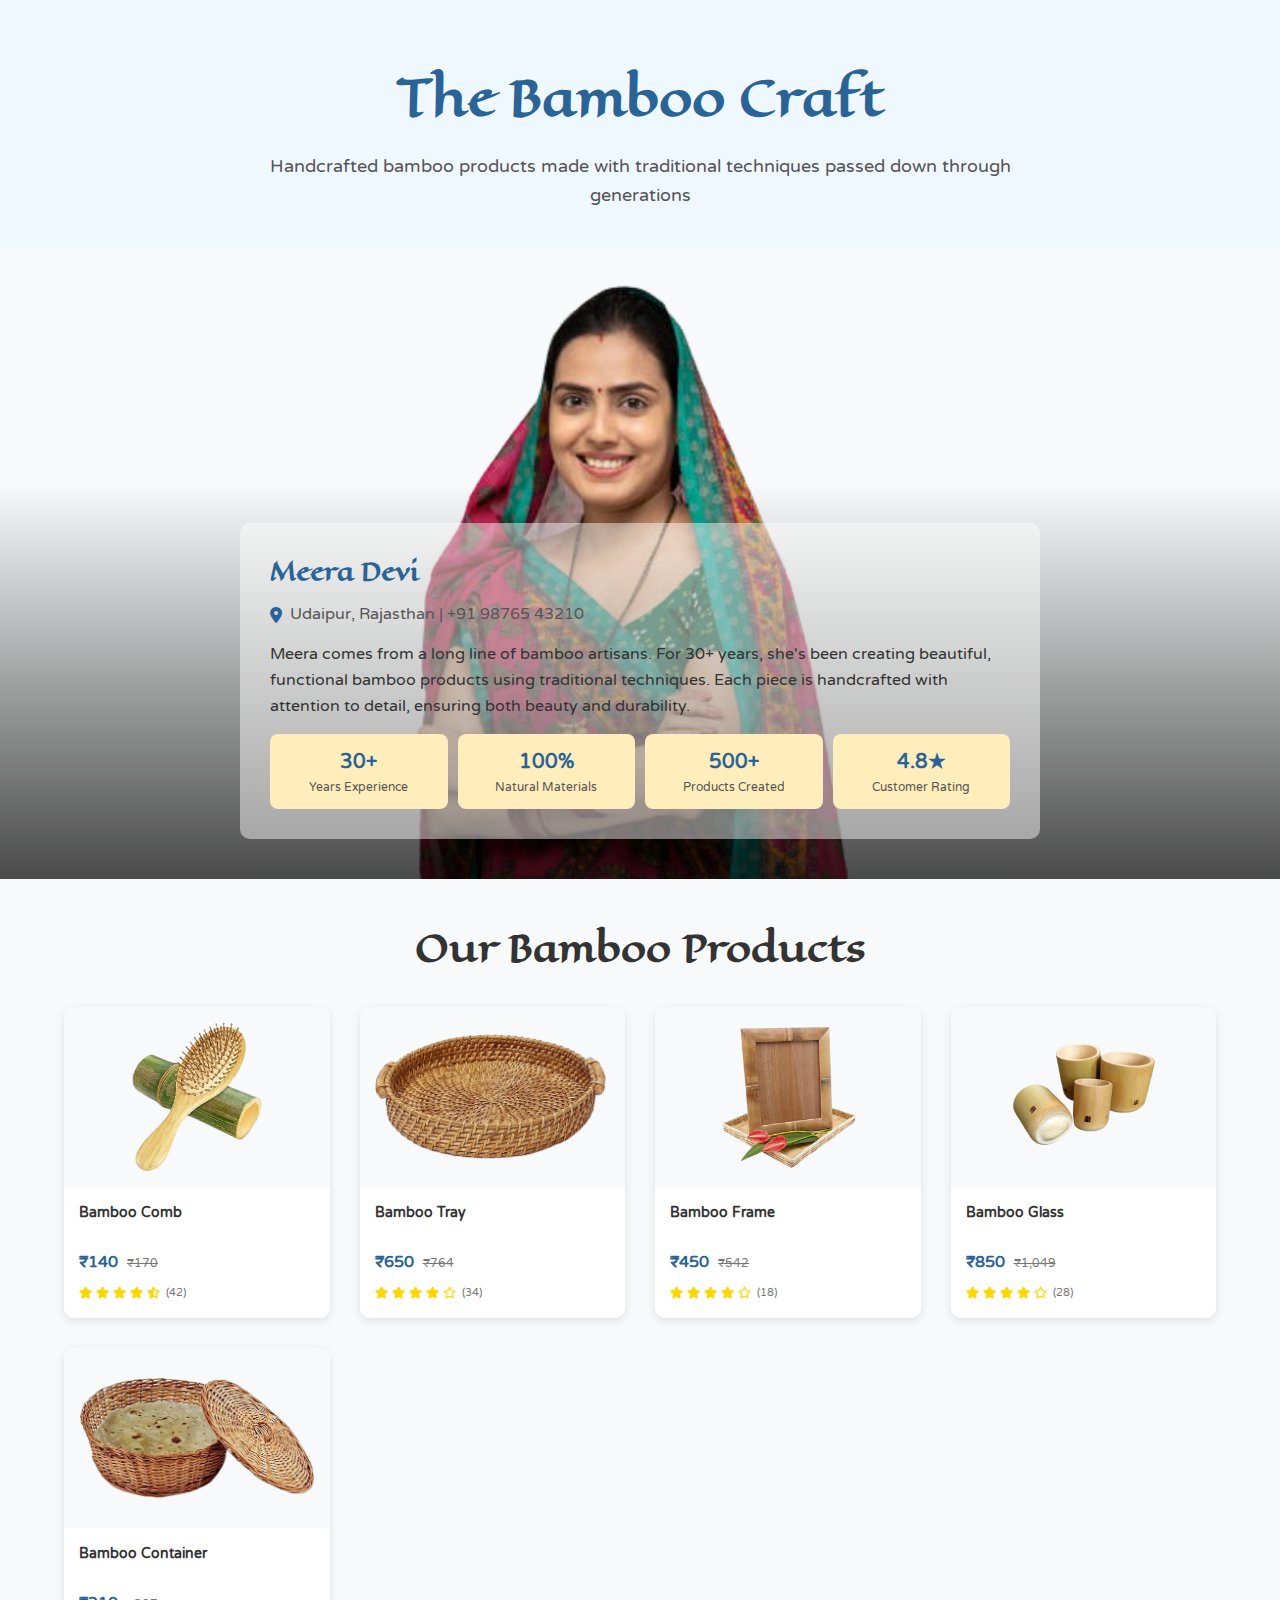
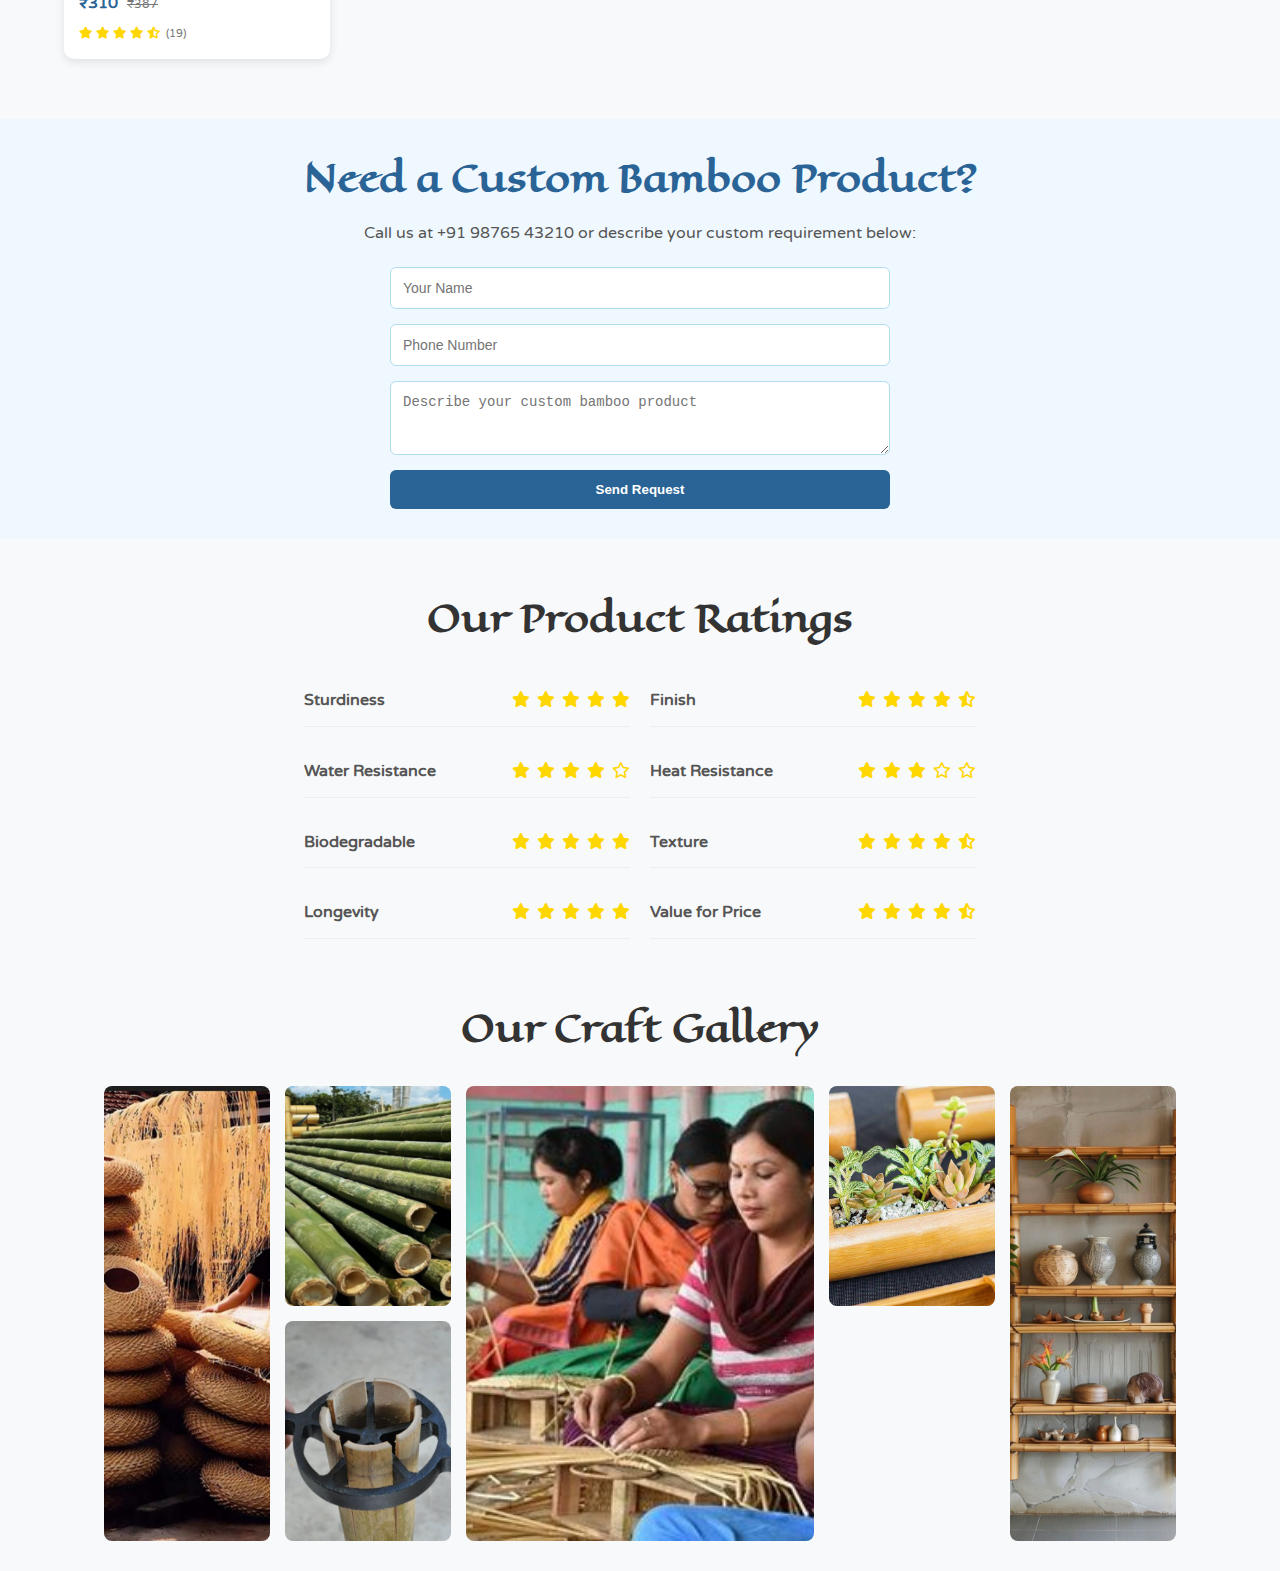
<file: Customer/bambooH.html>
<!DOCTYPE html>
<html lang="en">
<head>
    <meta charset="UTF-8">
    <meta name="viewport" content="width=device-width, initial-scale=1.0">
    <title>The Bamboo Craft | Vanika</title>
    <link rel="icon" type="image/png" sizes="32x32" href="VANIKA.png">
    <link href="https://fonts.googleapis.com/css2?family=Eagle+Lake&family=Varela+Round&display=swap" rel="stylesheet">
    <link rel="stylesheet" href="https://cdnjs.cloudflare.com/ajax/libs/font-awesome/6.0.0-beta3/css/all.min.css">
    <link rel="stylesheet" href="bambooH.css">
</head>
<body>
    <!-- Header Section -->
    <section class="house-header">
        <h1 class="house-title">The Bamboo Craft</h1>
        <p class="house-subtitle">Handcrafted bamboo products made with traditional techniques passed down through generations</p>
    </section>

    <!-- Hero Section with Artisan Bio -->
    <section class="hero-section">
        <img src="bamboo-artisan.png" alt="Bamboo Artisan at work" class="hero-image">
        <div class="hero-content">
            <div class="artisan-bio">
                <h2 class="artisan-name">Meera Devi</h2>
                <div class="artisan-location">
                    <i class="fas fa-map-marker-alt"></i>
                    <span>Udaipur, Rajasthan | +91 98765 43210</span>
                </div>
                <p class="artisan-description">
                    Meera comes from a long line of bamboo artisans. For 30+ years, she's been creating beautiful, functional bamboo products using traditional techniques. Each piece is handcrafted with attention to detail, ensuring both beauty and durability.
                </p>
                <div class="artisan-stats">
                    <div class="stat-item">
                        <div class="stat-value">30+</div>
                        <div class="stat-label">Years Experience</div>
                    </div>
                    <div class="stat-item">
                        <div class="stat-value">100%</div>
                        <div class="stat-label">Natural Materials</div>
                    </div>
                    <div class="stat-item">
                        <div class="stat-value">500+</div>
                        <div class="stat-label">Products Created</div>
                    </div>
                    <div class="stat-item">
                        <div class="stat-value">4.8★</div>
                        <div class="stat-label">Customer Rating</div>
                    </div>
                </div>
            </div>
        </div>
    </section>

    <!-- Products Section -->
    <section class="products-section">
        <h2 class="section-title">Our Bamboo Products</h2>
        <div class="products-grid">
            <!-- Product 1 -->
            <div class="product-card">
                <div class="product-image-container">
                    <img src="bamboo/bamboo1.png" alt="Bamboo Basket" class="product-image">
                </div>
                <div class="product-info">
                    <h3 class="product-name">Bamboo Comb</h3>
                    <div class="product-price-container">
                        <span class="product-price">₹140</span>
                        <span class="product-original-price">₹170</span>
                    </div>
                    <div class="product-rating">
                        <div class="stars">
                            <i class="fas fa-star"></i>
                            <i class="fas fa-star"></i>
                            <i class="fas fa-star"></i>
                            <i class="fas fa-star"></i>
                            <i class="fas fa-star-half-alt"></i>
                        </div>
                        <span class="rating-count">(42)</span>
                    </div>
                </div>
            </div>
            
            <!-- Product 2 -->
            <div class="product-card">
                <div class="product-image-container">
                    <img src="bamboo/bamboo2.png" alt="Bamboo Lamp" class="product-image">
                </div>
                <div class="product-info">
                    <h3 class="product-name">Bamboo Tray</h3>
                    <div class="product-price-container">
                        <span class="product-price">₹650</span>
                        <span class="product-original-price">₹764</span>
                    </div>
                    <div class="product-rating">
                        <div class="stars">
                            <i class="fas fa-star"></i>
                            <i class="fas fa-star"></i>
                            <i class="fas fa-star"></i>
                            <i class="fas fa-star"></i>
                            <i class="far fa-star"></i>
                        </div>
                        <span class="rating-count">(34)</span>
                    </div>
                </div>
            </div>
            
            <!-- Product 3 -->
            <div class="product-card">
                <div class="product-image-container">
                    <img src="bamboo/bamboo3.png" alt="Bamboo Chair" class="product-image">
                </div>
                <div class="product-info">
                    <h3 class="product-name">Bamboo Frame</h3>
                    <div class="product-price-container">
                        <span class="product-price">₹450</span>
                        <span class="product-original-price">₹542</span>
                    </div>
                    <div class="product-rating">
                        <div class="stars">
                            <i class="fas fa-star"></i>
                            <i class="fas fa-star"></i>
                            <i class="fas fa-star"></i>
                            <i class="fas fa-star"></i>
                            <i class="far fa-star"></i>
                        </div>
                        <span class="rating-count">(18)</span>
                    </div>
                </div>
            </div>
            
            <!-- Product 4 -->
            <div class="product-card">
                <div class="product-image-container">
                    <img src="bamboo/bamboo4.png" alt="Bamboo Tray" class="product-image">
                </div>
                <div class="product-info">
                    <h3 class="product-name">Bamboo Glass</h3>
                    <div class="product-price-container">
                        <span class="product-price">₹850</span>
                        <span class="product-original-price">₹1,049</span>
                    </div>
                    <div class="product-rating">
                        <div class="stars">
                            <i class="fas fa-star"></i>
                            <i class="fas fa-star"></i>
                            <i class="fas fa-star"></i>
                            <i class="fas fa-star"></i>
                            <i class="far fa-star"></i>
                        </div>
                        <span class="rating-count">(28)</span>
                    </div>
                </div>
            </div>
            
            <!-- Product 5 -->
            <div class="product-card">
                <div class="product-image-container">
                    <img src="bamboo/bamboo5.png" alt="Bamboo Table" class="product-image">
                </div>
                <div class="product-info">
                    <h3 class="product-name">Bamboo Container</h3>
                    <div class="product-price-container">
                        <span class="product-price">₹310</span>
                        <span class="product-original-price">₹387</span>
                    </div>
                    <div class="product-rating">
                        <div class="stars">
                            <i class="fas fa-star"></i>
                            <i class="fas fa-star"></i>
                            <i class="fas fa-star"></i>
                            <i class="fas fa-star"></i>
                            <i class="fas fa-star-half-alt"></i>
                        </div>
                        <span class="rating-count">(19)</span>
                    </div>
                </div>
            </div>
        </div>
    </section>

    <!-- Custom Order Section -->
    <section class="custom-order-section">
        <h2 class="custom-order-title">Need a Custom Bamboo Product?</h2>
        <p class="custom-order-description">
            Call us at +91 98765 43210 or describe your custom requirement below:
        </p>
        <form class="custom-order-form" id="customOrderForm">
            <input type="text" class="custom-order-input" placeholder="Your Name" required>
            <input type="tel" class="custom-order-input" placeholder="Phone Number" required>
            <textarea class="custom-order-input" rows="3" placeholder="Describe your custom bamboo product" required></textarea>
            <button type="submit" class="custom-order-submit">Send Request</button>
        </form>
    </section>

    <!-- Rating Display Section -->
    <section class="rating-section">
        <h2 class="section-title">Our Product Ratings</h2>
        <div class="rating-grid">
            <div class="rating-item">
                <span class="rating-category">Sturdiness</span>
                <div class="rating-stars">
                    <i class="fas fa-star star"></i>
                    <i class="fas fa-star star"></i>
                    <i class="fas fa-star star"></i>
                    <i class="fas fa-star star"></i>
                    <i class="fas fa-star star"></i>
                </div>
            </div>
            <div class="rating-item">
                <span class="rating-category">Finish</span>
                <div class="rating-stars">
                    <i class="fas fa-star star"></i>
                    <i class="fas fa-star star"></i>
                    <i class="fas fa-star star"></i>
                    <i class="fas fa-star star"></i>
                    <i class="fas fa-star-half-alt star"></i>
                </div>
            </div>
            <div class="rating-item">
                <span class="rating-category">Water Resistance</span>
                <div class="rating-stars">
                    <i class="fas fa-star star"></i>
                    <i class="fas fa-star star"></i>
                    <i class="fas fa-star star"></i>
                    <i class="fas fa-star star"></i>
                    <i class="far fa-star star"></i>
                </div>
            </div>
            <div class="rating-item">
                <span class="rating-category">Heat Resistance</span>
                <div class="rating-stars">
                    <i class="fas fa-star star"></i>
                    <i class="fas fa-star star"></i>
                    <i class="fas fa-star star"></i>
                    <i class="far fa-star star"></i>
                    <i class="far fa-star star"></i>
                </div>
            </div>
            <div class="rating-item">
                <span class="rating-category">Biodegradable</span>
                <div class="rating-stars">
                    <i class="fas fa-star star"></i>
                    <i class="fas fa-star star"></i>
                    <i class="fas fa-star star"></i>
                    <i class="fas fa-star star"></i>
                    <i class="fas fa-star star"></i>
                </div>
            </div>
            <div class="rating-item">
                <span class="rating-category">Texture</span>
                <div class="rating-stars">
                    <i class="fas fa-star star"></i>
                    <i class="fas fa-star star"></i>
                    <i class="fas fa-star star"></i>
                    <i class="fas fa-star star"></i>
                    <i class="fas fa-star-half-alt star"></i>
                </div>
            </div>
            <div class="rating-item">
                <span class="rating-category">Longevity</span>
                <div class="rating-stars">
                    <i class="fas fa-star star"></i>
                    <i class="fas fa-star star"></i>
                    <i class="fas fa-star star"></i>
                    <i class="fas fa-star star"></i>
                    <i class="fas fa-star star"></i>
                </div>
            </div>
            <div class="rating-item">
                <span class="rating-category">Value for Price</span>
                <div class="rating-stars">
                    <i class="fas fa-star star"></i>
                    <i class="fas fa-star star"></i>
                    <i class="fas fa-star star"></i>
                    <i class="fas fa-star star"></i>
                    <i class="fas fa-star-half-alt star"></i>
                </div>
            </div>
        </div>
    </section>

    <!-- Gallery Section -->
    <section class="gallery-section">
        <h2 class="section-title">Our Craft Gallery</h2>
        <div class="gallery-grid">
            <div class="gallery-item tall">
                <img src="bamboo-G/bamboo-gallery1.jpg" alt="Artisan weaving bamboo">
            </div>
            <div class="gallery-item">
                <img src="bamboo-G/bamboo-gallery2.jpg" alt="Bamboo materials">
            </div>
            <div class="gallery-item wide">
                <img src="bamboo-G/bamboo-gallery3.jpg" alt="Bamboo workshop">
            </div>
            <div class="gallery-item">
                <img src="bamboo-G/bamboo-gallery4.jpg" alt="Bamboo product closeup">
            </div>
            <div class="gallery-item tall">
                <img src="bamboo-G/bamboo-gallery5.jpg" alt="Finished bamboo furniture">
            </div>
            <div class="gallery-item">
                <img src="bamboo-G/bamboo-gallery6.jpg" alt="Bamboo crafting tools">
            </div>
        </div>
    </section>

    <script>
        // Simple form submission handler
        const customOrderForm = document.getElementById('customOrderForm');
        
        customOrderForm.addEventListener('submit', (e) => {
            e.preventDefault();
            alert('Thank you for your request! We will call you shortly.');
            customOrderForm.reset();
        });
    </script>
</body>
</html>
</file>
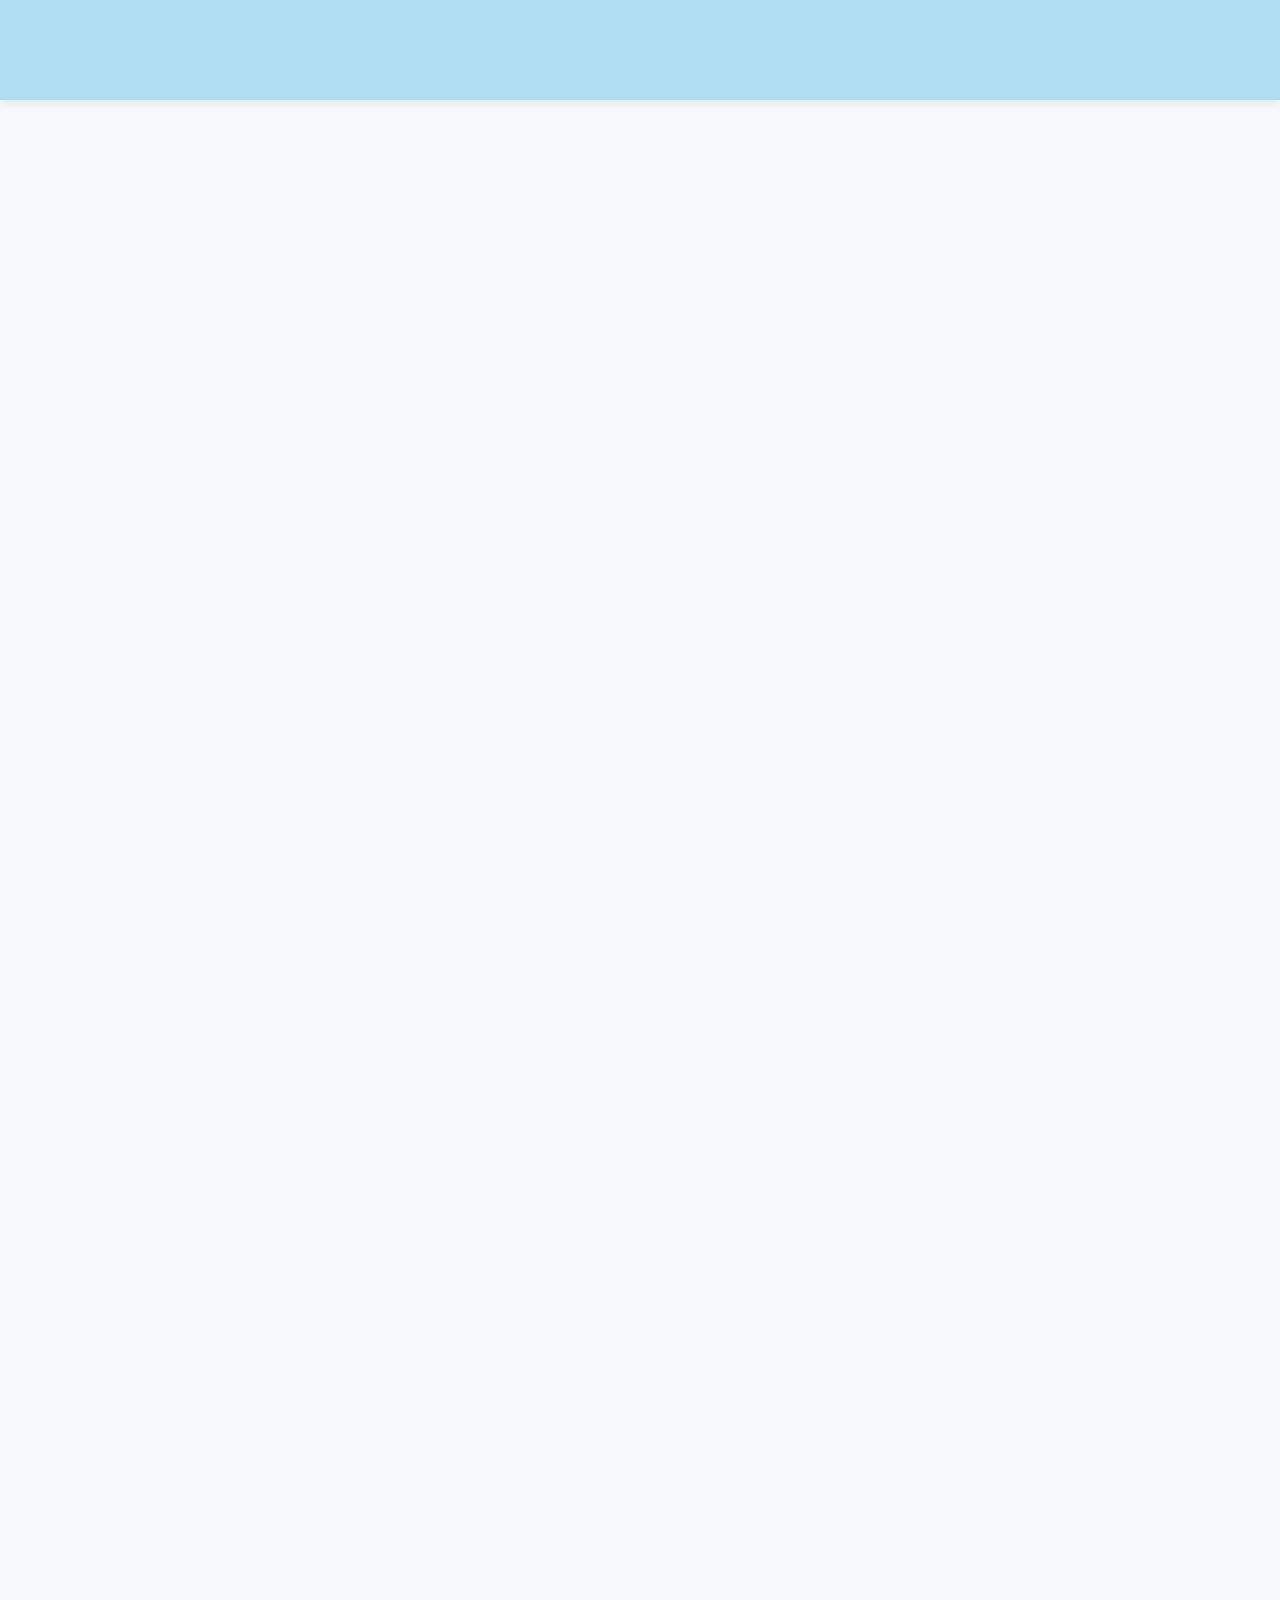
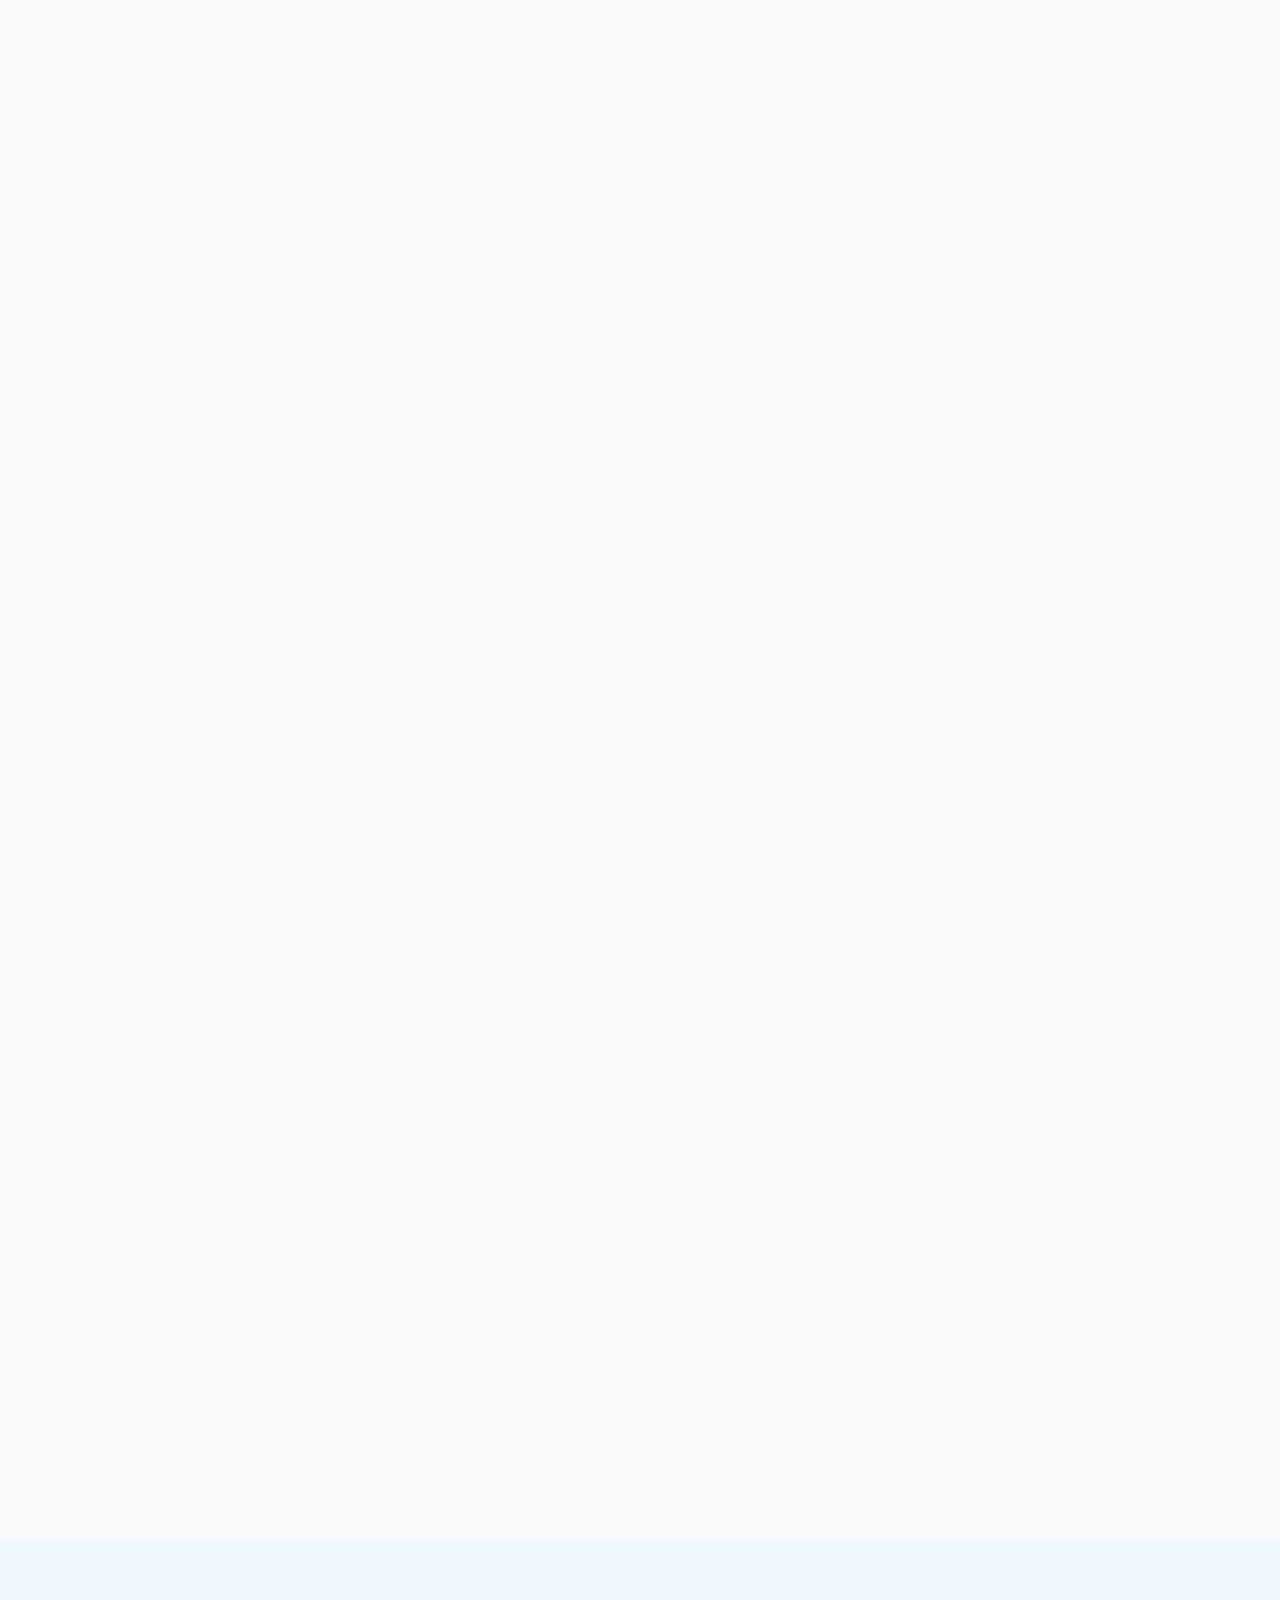
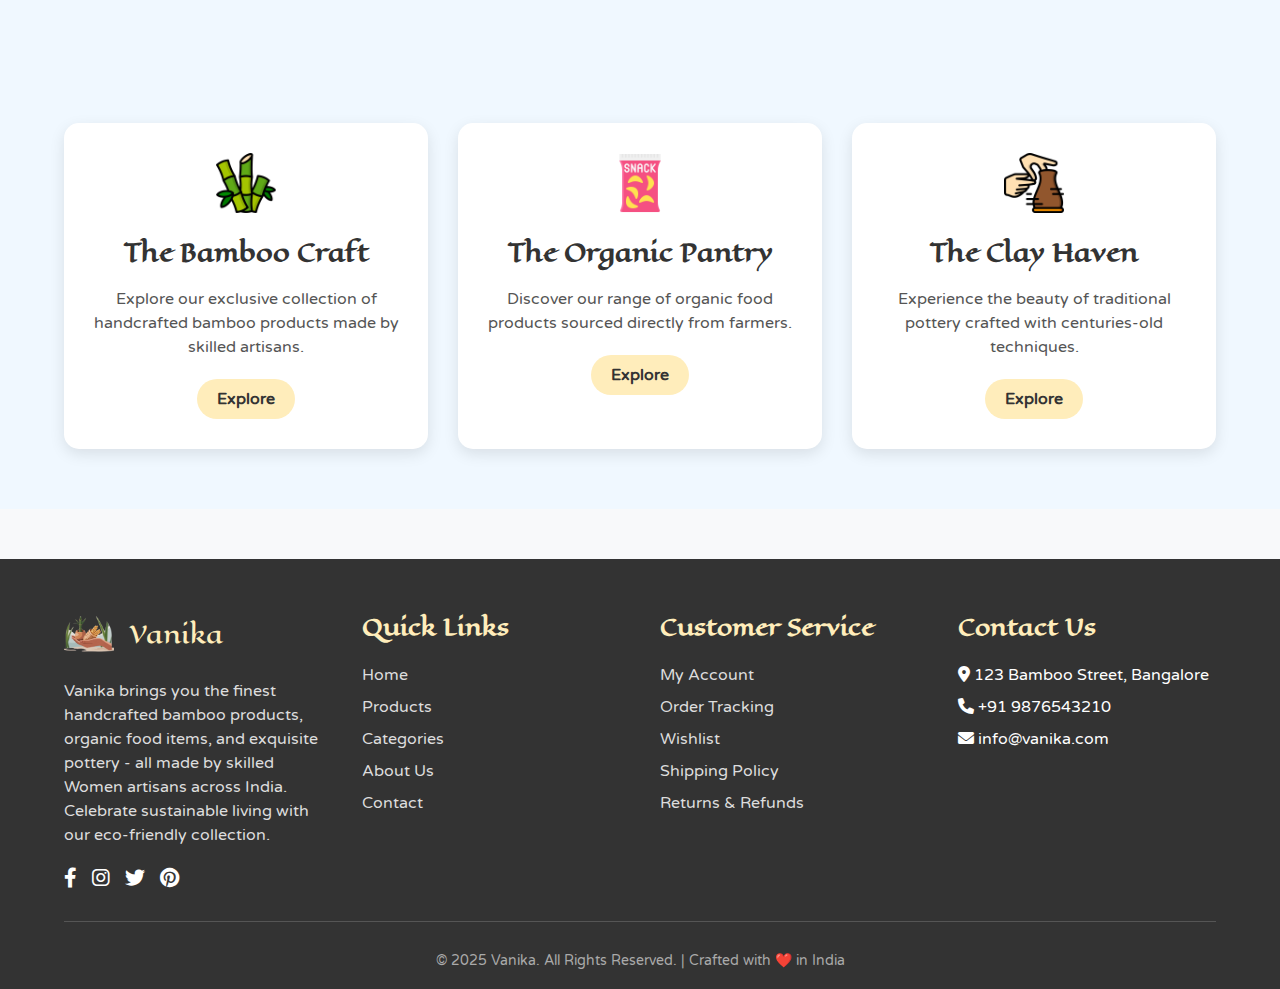
<file: Customer/customer.html>
<!DOCTYPE html>
<html lang="en">
<head>
    <meta charset="UTF-8">
    <meta name="viewport" content="width=device-width, initial-scale=1.0">
    <title>Vanika</title>
    <link rel="icon" type="image/png" sizes="32x32" href="VANIKA.png">
    <link href="https://fonts.googleapis.com/css2?family=Eagle+Lake&family=Varela+Round&display=swap" rel="stylesheet">
    <link rel="stylesheet" href="https://cdnjs.cloudflare.com/ajax/libs/font-awesome/6.0.0-beta3/css/all.min.css">
    <link rel="stylesheet" href="customer.css">
</head>
<body>
    <nav>
        <div class="brand">
            <div class="brand-logo">
                <img src="VANIKA.png" alt="Vanika Logo">
            </div>
            <a href="../homepage.html" class="logo">Vanika</a>
        </div>
        
        <div class="search-container">
            <input type="text" class="search-input" placeholder="Search for bamboo, food & pottery...">
        </div>
        
        <div class="nav-actions">
            <button class="filter-btn" id="filterBtn">
                <i class="fas fa-sliders-h action-icon"></i>
                <span>Filter</span>
            </button>
            
            <div class="cart-container">
                <button class="cart-btn">
                    <i class="fas fa-shopping-cart action-icon"></i>
                    <span>Cart</span>
                </button>
                <span class="cart-badge" id="cartBadge">0</span>
            </div>
            
            <button class="login-btn" id="loginBtn">
                <i class="fas fa-user action-icon"></i>
                <span>Login</span>
            </button>
        </div>
    </nav>
    
    <!-- Login Modal -->
    <div class="login-modal" id="loginModal">
        <div class="login-container">
            <div class="login-header">
                <div class="login-logo">
                    <img src="VANIKA.png" alt="Vanika Logo">
                </div>
                <h3 class="login-title">Login to Vanika</h3>
                <button class="close-login" id="closeLogin">&times;</button>
            </div>
            
            <form id="loginForm">
                <div class="login-form-group">
                    <label for="loginEmail">Email Address</label>
                    <input type="email" id="loginEmail" required>
                </div>
                
                <div class="login-form-group">
                    <label for="loginPassword">Password</label>
                    <input type="password" id="loginPassword" required>
                </div>
                
                <button type="submit" class="login-btn-submit">Login</button>
                
                <div class="login-options">
                    <button type="button" class="social-login-btn google-btn">
                        <i class="fab fa-google"></i>
                        Continue with Google
                    </button>
                    
                    <button type="button" class="social-login-btn apple-btn">
                        <i class="fab fa-apple"></i>
                        Continue with Apple
                    </button>
                </div>
                
                <div class="login-footer">
                    Don't have an account? <a href="#" class="signup-link">Sign up</a>
                </div>
            </form>
        </div>
    </div>
    
    <!-- Filter Dropdown -->
    <div class="filter-dropdown" id="filterDropdown">
        <div class="filter-header">
            <h3 class="filter-title">Filter Products</h3>
            <button class="close-filter" id="closeFilter">&times;</button>
        </div>
        
        <div class="filter-group">
            <h4 class="filter-group-title">Categories</h4>
            <div class="filter-option">
                <input type="radio" id="cat-all" name="category" checked>
                <label for="cat-all">All Categories</label>
            </div>
            <div class="filter-option">
                <input type="radio" id="cat-bamboo" name="category">
                <label for="cat-bamboo">Bamboo Products</label>
            </div>
            <div class="filter-option">
                <input type="radio" id="cat-food" name="category">
                <label for="cat-food">Organic Food</label>
            </div>
            <div class="filter-option">
                <input type="radio" id="cat-pottery" name="category">
                <label for="cat-pottery">Pottery</label>
            </div>
        </div>
        
        <div class="filter-group">
            <h4 class="filter-group-title">Price Range</h4>
            <div class="filter-option">
                <input type="radio" id="price-all" name="price" checked>
                <label for="price-all">All Prices</label>
            </div>
            <div class="filter-option">
                <input type="radio" id="price-low" name="price">
                <label for="price-low">Under ₹500</label>
            </div>
            <div class="filter-option">
                <input type="radio" id="price-medium" name="price">
                <label for="price-medium">₹500 - ₹1500</label>
            </div>
            <div class="filter-option">
                <input type="radio" id="price-high" name="price">
                <label for="price-high">Over ₹1500</label>
            </div>
        </div>
        
        <div class="filter-group">
            <h4 class="filter-group-title">Rating</h4>
            <div class="filter-option">
                <input type="radio" id="rating-all" name="rating" checked>
                <label for="rating-all">All Ratings</label>
            </div>
            <div class="filter-option">
                <input type="radio" id="rating-4" name="rating">
                <label for="rating-4">4 Stars & Above</label>
            </div>
            <div class="filter-option">
                <input type="radio" id="rating-3" name="rating">
                <label for="rating-3">3 Stars & Above</label>
            </div>
        </div>
        
        <button class="filter-apply" id="applyFilter">Apply Filters</button>
    </div>
    
    <div class="main-content">
        <!-- Hero Section -->
        <section class="hero-section">
            <h1 class="hero-title">Handcrafted Treasures</h1>
            <p class="hero-subtitle">Discover our exquisite collection of bamboo products, organic food items, and beautiful pottery - all crafted with love by skilled artisans across India.</p>
            <div class="hero-text">Experience the Art of Sustainable Living</div>
        </section>
        
        <!-- Products Section -->
        <section class="products-section">
            <h2 class="section-title">Our Collection</h2>
            
            <div class="products-grid">
                <!-- Bamboo Product 1 -->
                <div class="product-card">
                    <div class="product-image-container">
                        <img src="bamboo/bamboo1.png" alt="Bamboo Basket" class="product-image">
                        <button class="wishlist-btn">
                            <i class="far fa-heart"></i>
                        </button>
                    </div>
                    <div class="product-info">
                        <h3 class="product-name">Bamboo Comb</h3>
                        <div class="product-price-container">
                            <span class="product-price">₹140</span>
                            <span class="product-original-price">₹170</span>
                            <span class="product-discount">20% off</span>
                        </div>
                        <div class="product-rating">
                            <div class="stars">
                                <i class="fas fa-star"></i>
                                <i class="fas fa-star"></i>
                                <i class="fas fa-star"></i>
                                <i class="fas fa-star"></i>
                                <i class="fas fa-star-half-alt"></i>
                            </div>
                            <span class="rating-count">(42)</span>
                        </div>
                        <button class="add-to-cart-btn" data-product-id="1">
                            <i class="fas fa-shopping-cart cart-icon"></i>
                            Add to Cart
                        </button>
                        <a href="#" class="view-details">View Details</a>
                    </div>
                </div>
                
                <!-- Food Product 1 -->
                <div class="product-card">
                    <div class="product-image-container">
                        <img src="food/food1.png" alt="Organic Honey" class="product-image">
                        <button class="wishlist-btn">
                            <i class="far fa-heart"></i>
                        </button>
                    </div>
                    <div class="product-info">
                        <h3 class="product-name">Lemon Pickle</h3>
                        <div class="product-price-container">
                            <span class="product-price">₹350</span>
                            <span class="product-original-price">₹448</span>
                            <span class="product-discount">22% off</span>
                        </div>
                        <div class="product-rating">
                            <div class="stars">
                                <i class="fas fa-star"></i>
                                <i class="fas fa-star"></i>
                                <i class="fas fa-star"></i>
                                <i class="fas fa-star"></i>
                                <i class="far fa-star"></i>
                            </div>
                            <span class="rating-count">(38)</span>
                        </div>
                        <button class="add-to-cart-btn" data-product-id="2">
                            <i class="fas fa-shopping-cart cart-icon"></i>
                            Add to Cart
                        </button>
                        <a href="#" class="view-details">View Details</a>
                    </div>
                </div>
                
                <!-- Pottery Product 1 -->
                <div class="product-card">
                    <div class="product-image-container">
                        <img src="pottery/pottery1.png" alt="Clay Pot" class="product-image">
                        <button class="wishlist-btn active">
                            <i class="fas fa-heart"></i>
                        </button>
                    </div>
                    <div class="product-info">
                        <h3 class="product-name">Traditional Clay Pot</h3>
                        <div class="product-price-container">
                            <span class="product-price">₹250</span>
                            <span class="product-original-price">₹316</span>
                            <span class="product-discount">21% off</span>
                        </div>
                        <div class="product-rating">
                            <div class="stars">
                                <i class="fas fa-star"></i>
                                <i class="fas fa-star"></i>
                                <i class="fas fa-star"></i>
                                <i class="fas fa-star"></i>
                                <i class="fas fa-star"></i>
                            </div>
                            <span class="rating-count">(56)</span>
                        </div>
                        <button class="add-to-cart-btn" data-product-id="3">
                            <i class="fas fa-shopping-cart cart-icon"></i>
                            Add to Cart
                        </button>
                        <a href="#" class="view-details">View Details</a>
                    </div>
                </div>
                
                <!-- Bamboo Product 2 -->
                <div class="product-card">
                    <div class="product-image-container">
                        <img src="bamboo/bamboo2.png" alt="Bamboo Lamp" class="product-image">
                        <button class="wishlist-btn">
                            <i class="far fa-heart"></i>
                        </button>
                    </div>
                    <div class="product-info">
                        <h3 class="product-name">Bamboo Tray</h3>
                        <div class="product-price-container">
                            <span class="product-price">₹650</span>
                            <span class="product-original-price">₹764</span>
                            <span class="product-discount">15% off</span>
                        </div>
                        <div class="product-rating">
                            <div class="stars">
                                <i class="fas fa-star"></i>
                                <i class="fas fa-star"></i>
                                <i class="fas fa-star"></i>
                                <i class="fas fa-star"></i>
                                <i class="far fa-star"></i>
                            </div>
                            <span class="rating-count">(34)</span>
                        </div>
                        <button class="add-to-cart-btn" data-product-id="4">
                            <i class="fas fa-shopping-cart cart-icon"></i>
                            Add to Cart
                        </button>
                        <a href="#" class="view-details">View Details</a>
                    </div>
                </div>
                
                <!-- Food Product 2 -->
                <div class="product-card">
                    <div class="product-image-container">
                        <img src="food/food2.png" alt="Organic Spices" class="product-image">
                        <button class="wishlist-btn">
                            <i class="far fa-heart"></i>
                        </button>
                    </div>
                    <div class="product-info">
                        <h3 class="product-name">Chilli Chutney</h3>
                        <div class="product-price-container">
                            <span class="product-price">₹65</span>
                            <span class="product-original-price">₹80</span>
                            <span class="product-discount">19% off</span>
                        </div>
                        <div class="product-rating">
                            <div class="stars">
                                <i class="fas fa-star"></i>
                                <i class="fas fa-star"></i>
                                <i class="fas fa-star"></i>
                                <i class="fas fa-star"></i>
                                <i class="fas fa-star-half-alt"></i>
                            </div>
                            <span class="rating-count">(29)</span>
                        </div>
                        <button class="add-to-cart-btn" data-product-id="5">
                            <i class="fas fa-shopping-cart cart-icon"></i>
                            Add to Cart
                        </button>
                        <a href="#" class="view-details">View Details</a>
                    </div>
                </div>
                
                <!-- Pottery Product 2 -->
                <div class="product-card">
                    <div class="product-image-container">
                        <img src="pottery/pottery2.png" alt="Hand-painted Bowl" class="product-image">
                        <button class="wishlist-btn">
                            <i class="far fa-heart"></i>
                        </button>
                    </div>
                    <div class="product-info">
                        <h3 class="product-name">Handmade Pottery Bottle</h3>
                        <div class="product-price-container">
                            <span class="product-price">₹120</span>
                            <span class="product-original-price">₹144</span>
                            <span class="product-discount">17% off</span>
                        </div>
                        <div class="product-rating">
                            <div class="stars">
                                <i class="fas fa-star"></i>
                                <i class="fas fa-star"></i>
                                <i class="fas fa-star"></i>
                                <i class="fas fa-star"></i>
                                <i class="far fa-star"></i>
                            </div>
                            <span class="rating-count">(23)</span>
                        </div>
                        <button class="add-to-cart-btn" data-product-id="6">
                            <i class="fas fa-shopping-cart cart-icon"></i>
                            Add to Cart
                        </button>
                        <a href="#" class="view-details">View Details</a>
                    </div>
                </div>
                
                <!-- Bamboo Product 3 -->
                <div class="product-card">
                    <div class="product-image-container">
                        <img src="bamboo/bamboo3.png" alt="Bamboo Chair" class="product-image">
                        <button class="wishlist-btn">
                            <i class="far fa-heart"></i>
                        </button>
                    </div>
                    <div class="product-info">
                        <h3 class="product-name">Bamboo Frame</h3>
                        <div class="product-price-container">
                            <span class="product-price">₹450</span>
                            <span class="product-original-price">₹542</span>
                            <span class="product-discount">17% off</span>
                        </div>
                        <div class="product-rating">
                            <div class="stars">
                                <i class="fas fa-star"></i>
                                <i class="fas fa-star"></i>
                                <i class="fas fa-star"></i>
                                <i class="fas fa-star"></i>
                                <i class="far fa-star"></i>
                            </div>
                            <span class="rating-count">(18)</span>
                        </div>
                        <button class="add-to-cart-btn" data-product-id="7">
                            <i class="fas fa-shopping-cart cart-icon"></i>
                            Add to Cart
                        </button>
                        <a href="#" class="view-details">View Details</a>
                    </div>
                </div>
                
                <!-- Food Product 3 -->
                <div class="product-card">
                    <div class="product-image-container">
                        <img src="food/food3.jpg" alt="Organic Tea" class="product-image">
                        <button class="wishlist-btn active">
                            <i class="fas fa-heart"></i>
                        </button>
                    </div>
                    <div class="product-info">
                        <h3 class="product-name">Dried Ginger Candy</h3>
                        <div class="product-price-container">
                            <span class="product-price">₹180</span>
                            <span class="product-original-price">₹225</span>
                            <span class="product-discount">20% off</span>
                        </div>
                        <div class="product-rating">
                            <div class="stars">
                                <i class="fas fa-star"></i>
                                <i class="fas fa-star"></i>
                                <i class="fas fa-star"></i>
                                <i class="fas fa-star"></i>
                                <i class="fas fa-star-half-alt"></i>
                            </div>
                            <span class="rating-count">(47)</span>
                        </div>
                        <button class="add-to-cart-btn" data-product-id="8">
                            <i class="fas fa-shopping-cart cart-icon"></i>
                            Add to Cart
                        </button>
                        <a href="#" class="view-details">View Details</a>
                    </div>
                </div>
                
                <!-- Pottery Product 3 -->
                <div class="product-card">
                    <div class="product-image-container">
                        <img src="pottery/pottery3.png" alt="Ceramic Mug" class="product-image">
                        <button class="wishlist-btn">
                            <i class="far fa-heart"></i>
                        </button>
                    </div>
                    <div class="product-info">
                        <h3 class="product-name">Artisan Pottery Mug</h3>
                        <div class="product-price-container">
                            <span class="product-price">350</span>
                            <span class="product-original-price">₹466</span>
                            <span class="product-discount">25% off</span>
                        </div>
                        <div class="product-rating">
                            <div class="stars">
                                <i class="fas fa-star"></i>
                                <i class="fas fa-star"></i>
                                <i class="fas fa-star"></i>
                                <i class="fas fa-star"></i>
                                <i class="far fa-star"></i>
                            </div>
                            <span class="rating-count">(31)</span>
                        </div>
                        <button class="add-to-cart-btn" data-product-id="9">
                            <i class="fas fa-shopping-cart cart-icon"></i>
                            Add to Cart
                        </button>
                        <a href="#" class="view-details">View Details</a>
                    </div>
                </div>
                
                <!-- Bamboo Product 4 -->
                <div class="product-card">
                    <div class="product-image-container">
                        <img src="bamboo/bamboo4.png" alt="Bamboo Tray" class="product-image">
                        <button class="wishlist-btn">
                            <i class="far fa-heart"></i>
                        </button>
                    </div>
                    <div class="product-info">
                        <h3 class="product-name">Bamboo Glass</h3>
                        <div class="product-price-container">
                            <span class="product-price">₹850</span>
                            <span class="product-original-price">₹1049</span>
                            <span class="product-discount">19% off</span>
                        </div>
                        <div class="product-rating">
                            <div class="stars">
                                <i class="fas fa-star"></i>
                                <i class="fas fa-star"></i>
                                <i class="fas fa-star"></i>
                                <i class="fas fa-star"></i>
                                <i class="far fa-star"></i>
                            </div>
                            <span class="rating-count">(28)</span>
                        </div>
                        <button class="add-to-cart-btn" data-product-id="10">
                            <i class="fas fa-shopping-cart cart-icon"></i>
                            Add to Cart
                        </button>
                        <a href="#" class="view-details">View Details</a>
                    </div>
                </div>
                
                <!-- Food Product 4 -->
                <div class="product-card">
                    <div class="product-image-container">
                        <img src="food/food4.jpg" alt="Organic Rice" class="product-image">
                        <button class="wishlist-btn">
                            <i class="far fa-heart"></i>
                        </button>
                    </div>
                    <div class="product-info">
                        <h3 class="product-name">Sesame Seeds Laddu</h3>
                        <div class="product-price-container">
                            <span class="product-price">₹120</span>
                            <span class="product-original-price">₹150</span>
                            <span class="product-discount">20% off</span>
                        </div>
                        <div class="product-rating">
                            <div class="stars">
                                <i class="fas fa-star"></i>
                                <i class="fas fa-star"></i>
                                <i class="fas fa-star"></i>
                                <i class="fas fa-star"></i>
                                <i class="fas fa-star-half-alt"></i>
                            </div>
                            <span class="rating-count">(35)</span>
                        </div>
                        <button class="add-to-cart-btn" data-product-id="11">
                            <i class="fas fa-shopping-cart cart-icon"></i>
                            Add to Cart
                        </button>
                        <a href="#" class="view-details">View Details</a>
                    </div>
                </div>
                
                <!-- Pottery Product 4 -->
                <div class="product-card">
                    <div class="product-image-container">
                        <img src="pottery/pottery4.png" alt="Clay Water Pot" class="product-image">
                        <button class="wishlist-btn">
                            <i class="far fa-heart"></i>
                        </button>
                    </div>
                    <div class="product-info">
                        <h3 class="product-name">Earthen Pot</h3>
                        <div class="product-price-container">
                            <span class="product-price">₹240</span>
                            <span class="product-original-price">₹303</span>
                            <span class="product-discount">21% off</span>
                        </div>
                        <div class="product-rating">
                            <div class="stars">
                                <i class="fas fa-star"></i>
                                <i class="fas fa-star"></i>
                                <i class="fas fa-star"></i>
                                <i class="fas fa-star"></i>
                                <i class="far fa-star"></i>
                            </div>
                            <span class="rating-count">(27)</span>
                        </div>
                        <button class="add-to-cart-btn" data-product-id="12">
                            <i class="fas fa-shopping-cart cart-icon"></i>
                            Add to Cart
                        </button>
                        <a href="#" class="view-details">View Details</a>
                    </div>
                </div>
                
                <!-- Bamboo Product 5 -->
                <div class="product-card">
                    <div class="product-image-container">
                        <img src="bamboo/bamboo5.png" alt="Bamboo Table" class="product-image">
                        <button class="wishlist-btn">
                            <i class="far fa-heart"></i>
                        </button>
                    </div>
                    <div class="product-info">
                        <h3 class="product-name">Bamboo container</h3>
                        <div class="product-price-container">
                            <span class="product-price">₹310</span>
                            <span class="product-original-price">₹387</span>
                            <span class="product-discount">20% off</span>
                        </div>
                        <div class="product-rating">
                            <div class="stars">
                                <i class="fas fa-star"></i>
                                <i class="fas fa-star"></i>
                                <i class="fas fa-star"></i>
                                <i class="fas fa-star"></i>
                                <i class="fas fa-star-half-alt"></i>
                            </div>
                            <span class="rating-count">(19)</span>
                        </div>
                        <button class="add-to-cart-btn" data-product-id="13">
                            <i class="fas fa-shopping-cart cart-icon"></i>
                            Add to Cart
                        </button>
                        <a href="#" class="view-details">View Details</a>
                    </div>
                </div>
                
                <!-- Food Product 5 -->
                <div class="product-card">
                    <div class="product-image-container">
                        <img src="food/food5.jpg" alt="Organic Flour" class="product-image">
                        <button class="wishlist-btn">
                            <i class="far fa-heart"></i>
                        </button>
                    </div>
                    <div class="product-info">
                        <h3 class="product-name">Mango Pickle</h3>
                        <div class="product-price-container">
                            <span class="product-price">₹110</span>
                            <span class="product-original-price">₹152</span>
                            <span class="product-discount">28% off</span>
                        </div>
                        <div class="product-rating">
                            <div class="stars">
                                <i class="fas fa-star"></i>
                                <i class="fas fa-star"></i>
                                <i class="fas fa-star"></i>
                                <i class="fas fa-star"></i>
                                <i class="far fa-star"></i>
                            </div>
                            <span class="rating-count">(42)</span>
                        </div>
                        <button class="add-to-cart-btn" data-product-id="14">
                            <i class="fas fa-shopping-cart cart-icon"></i>
                            Add to Cart
                        </button>
                        <a href="#" class="view-details">View Details</a>
                    </div>
                </div>
                
                <!-- Pottery Product 5 -->
                <div class="product-card">
                    <div class="product-image-container">
                        <img src="pottery/pottery5.png" alt="Decorative Vase" class="product-image">
                        <button class="wishlist-btn active">
                            <i class="fas fa-heart"></i>
                        </button>
                    </div>
                    <div class="product-info">
                        <h3 class="product-name">Earthen Plant Pot</h3>
                        <div class="product-price-container">
                            <span class="product-price">₹399</span>
                            <span class="product-original-price">₹505</span>
                            <span class="product-discount">21% off</span>
                        </div>
                        <div class="product-rating">
                            <div class="stars">
                                <i class="fas fa-star"></i>
                                <i class="fas fa-star"></i>
                                <i class="fas fa-star"></i>
                                <i class="fas fa-star"></i>
                                <i class="fas fa-star-half-alt"></i>
                            </div>
                            <span class="rating-count">(24)</span>
                        </div>
                        <button class="add-to-cart-btn" data-product-id="15">
                            <i class="fas fa-shopping-cart cart-icon"></i>
                            Add to Cart
                        </button>
                        <a href="#" class="view-details">View Details</a>
                    </div>
                </div>
            </div>
        </section>

        <!-- Our Houses Section -->
        <section class="houses-section">
            <h2 class="section-title">Our Houses</h2>
            <div class="houses-grid">
                <div class="house-card">
                    <div class="house-icon">
                        <img src="bamboo.png" alt="Bamboo House">
                    </div>
                    <h3 class="house-name">The Bamboo Craft</h3>
                    <p class="house-description">Explore our exclusive collection of handcrafted bamboo products made by skilled artisans.</p>
                    <a href="bambooH.html" class="explore-btn" data-tooltip="Click to Explore">Explore</a>
                </div>
                <div class="house-card">
                    <div class="house-icon">
                        <img src="snack.png" alt="Organic House">
                    </div>
                    <h3 class="house-name">The Organic Pantry</h3>
                    <p class="house-description">Discover our range of organic food products sourced directly from farmers.</p>
                    <a href="bambooH.html" class="explore-btn" data-tooltip="Coming soon...">Explore</a>
                </div>
                <div class="house-card">
                    <div class="house-icon">
                        <img src="pottery.png" alt="Pottery House">
                    </div>
                    <h3 class="house-name">The Clay Haven</h3>
                    <p class="house-description">Experience the beauty of traditional pottery crafted with centuries-old techniques.</p>
                    <a href="bambooH.html" class="explore-btn" data-tooltip="Coming soon...">Explore</a>
                </div>
            </div>
        </section>
    </div>
    
    <!-- Footer -->
    <footer>
        <div class="footer-content">
            <div class="footer-column">
                <div class="footer-brand">
                    <div class="footer-logo">
                        <img src="VANIKA.png" alt="Vanika Logo">
                    </div>
                    <div class="footer-brand-name">Vanika</div>
                </div>
                <p class="footer-description">
                    Vanika brings you the finest handcrafted bamboo products, organic food items, and exquisite pottery - all made by skilled Women artisans across India. Celebrate sustainable living with our eco-friendly collection.
                </p>
                <div class="social-links">
                    <a href="#"><i class="fab fa-facebook-f"></i></a>
                    <a href="#"><i class="fab fa-instagram"></i></a>
                    <a href="#"><i class="fab fa-twitter"></i></a>
                    <a href="#"><i class="fab fa-pinterest"></i></a>
                </div>
            </div>
            
            <div class="footer-column">
                <h3>Quick Links</h3>
                <ul>
                    <li><a href="../homepage.html">Home</a></li>
                    <li><a href="#">Products</a></li>
                    <li><a href="#">Categories</a></li>
                    <li><a href="#">About Us</a></li>
                    <li><a href="#">Contact</a></li>
                </ul>
            </div>
            
            <div class="footer-column">
                <h3>Customer Service</h3>
                <ul>
                    <li><a href="#">My Account</a></li>
                    <li><a href="#">Order Tracking</a></li>
                    <li><a href="#">Wishlist</a></li>
                    <li><a href="#">Shipping Policy</a></li>
                    <li><a href="#">Returns & Refunds</a></li>
                </ul>
            </div>
            
            <div class="footer-column">
                <h3>Contact Us</h3>
                <ul>
                    <li><i class="fas fa-map-marker-alt"></i> 123 Bamboo Street, Bangalore</li>
                    <li><i class="fas fa-phone"></i> +91 9876543210</li>
                    <li><i class="fas fa-envelope"></i> info@vanika.com</li>
                </ul>
            </div>
        </div>
        
        <div class="footer-bottom">
            <p>&copy; 2025 Vanika. All Rights Reserved. | Crafted with ❤️ in India</p>
        </div>
    </footer>

    <script src="customer.js"></script>
</body>
</html>
</file>
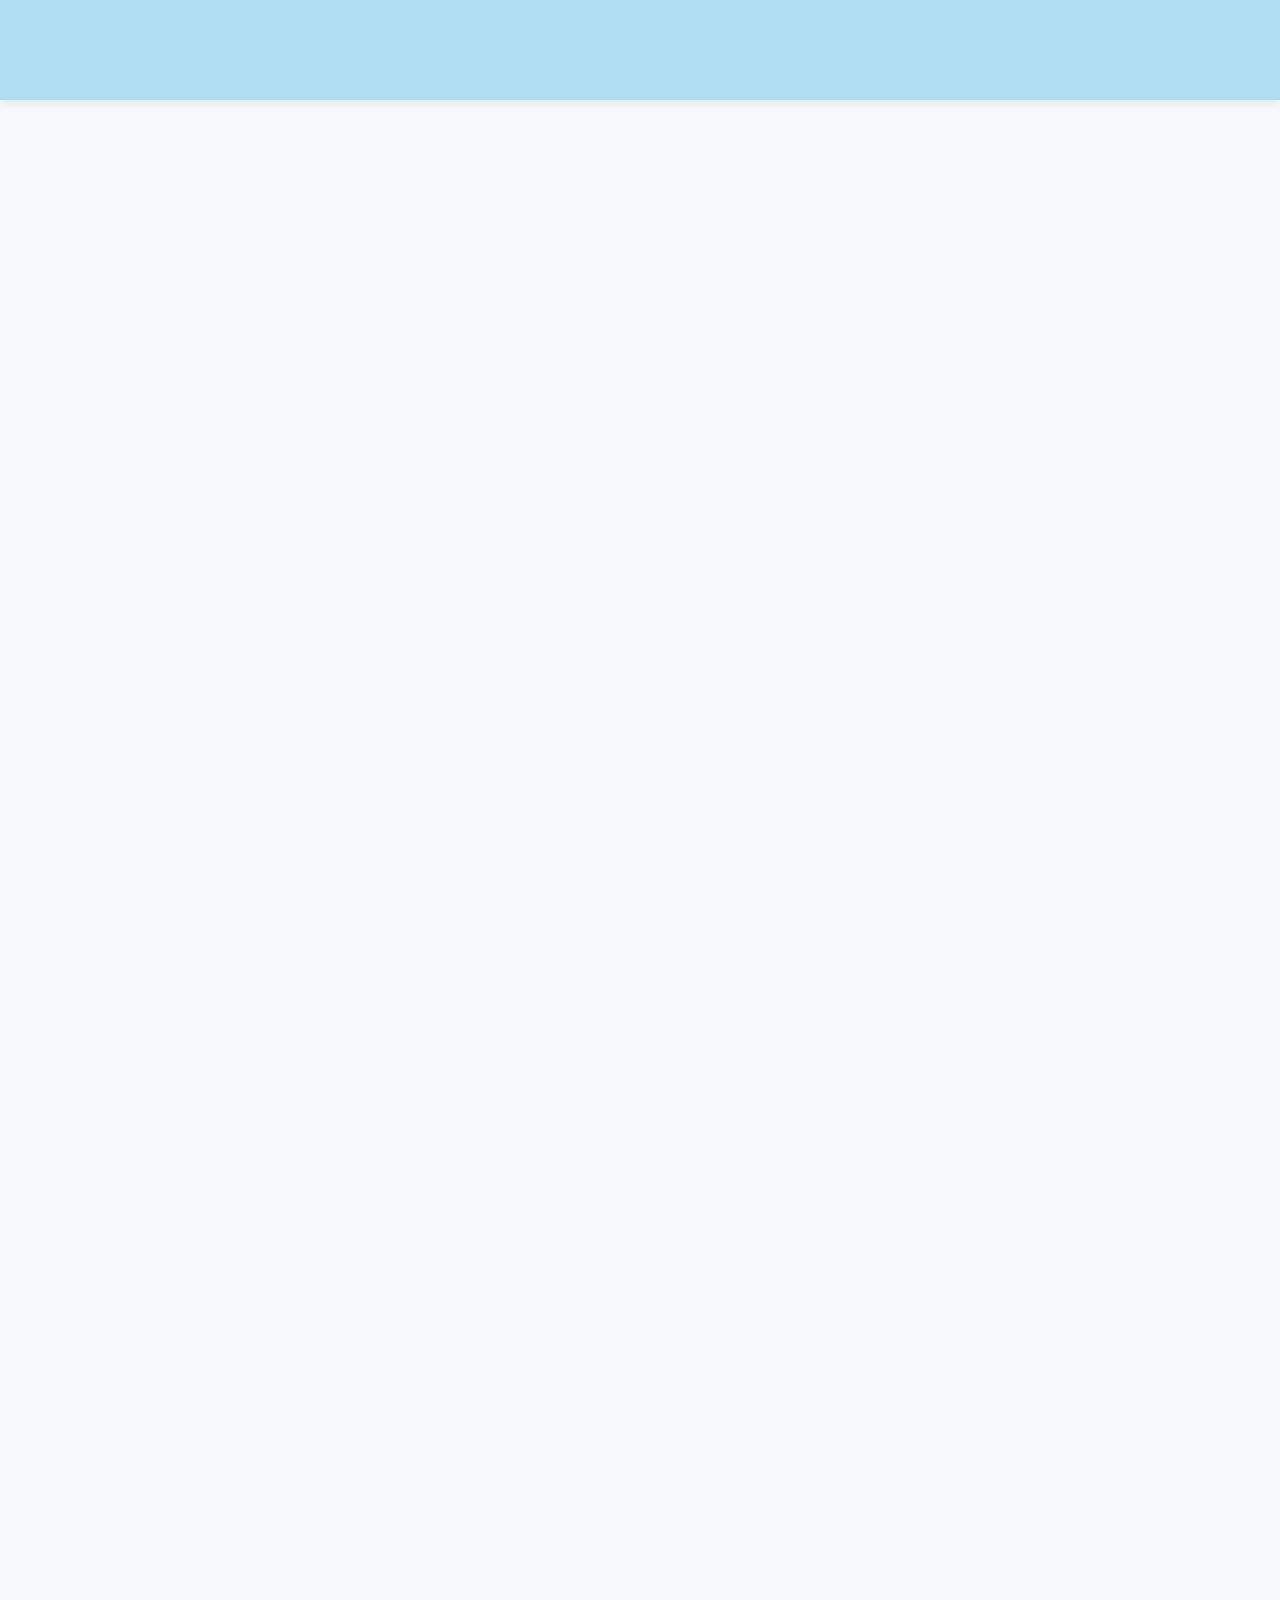
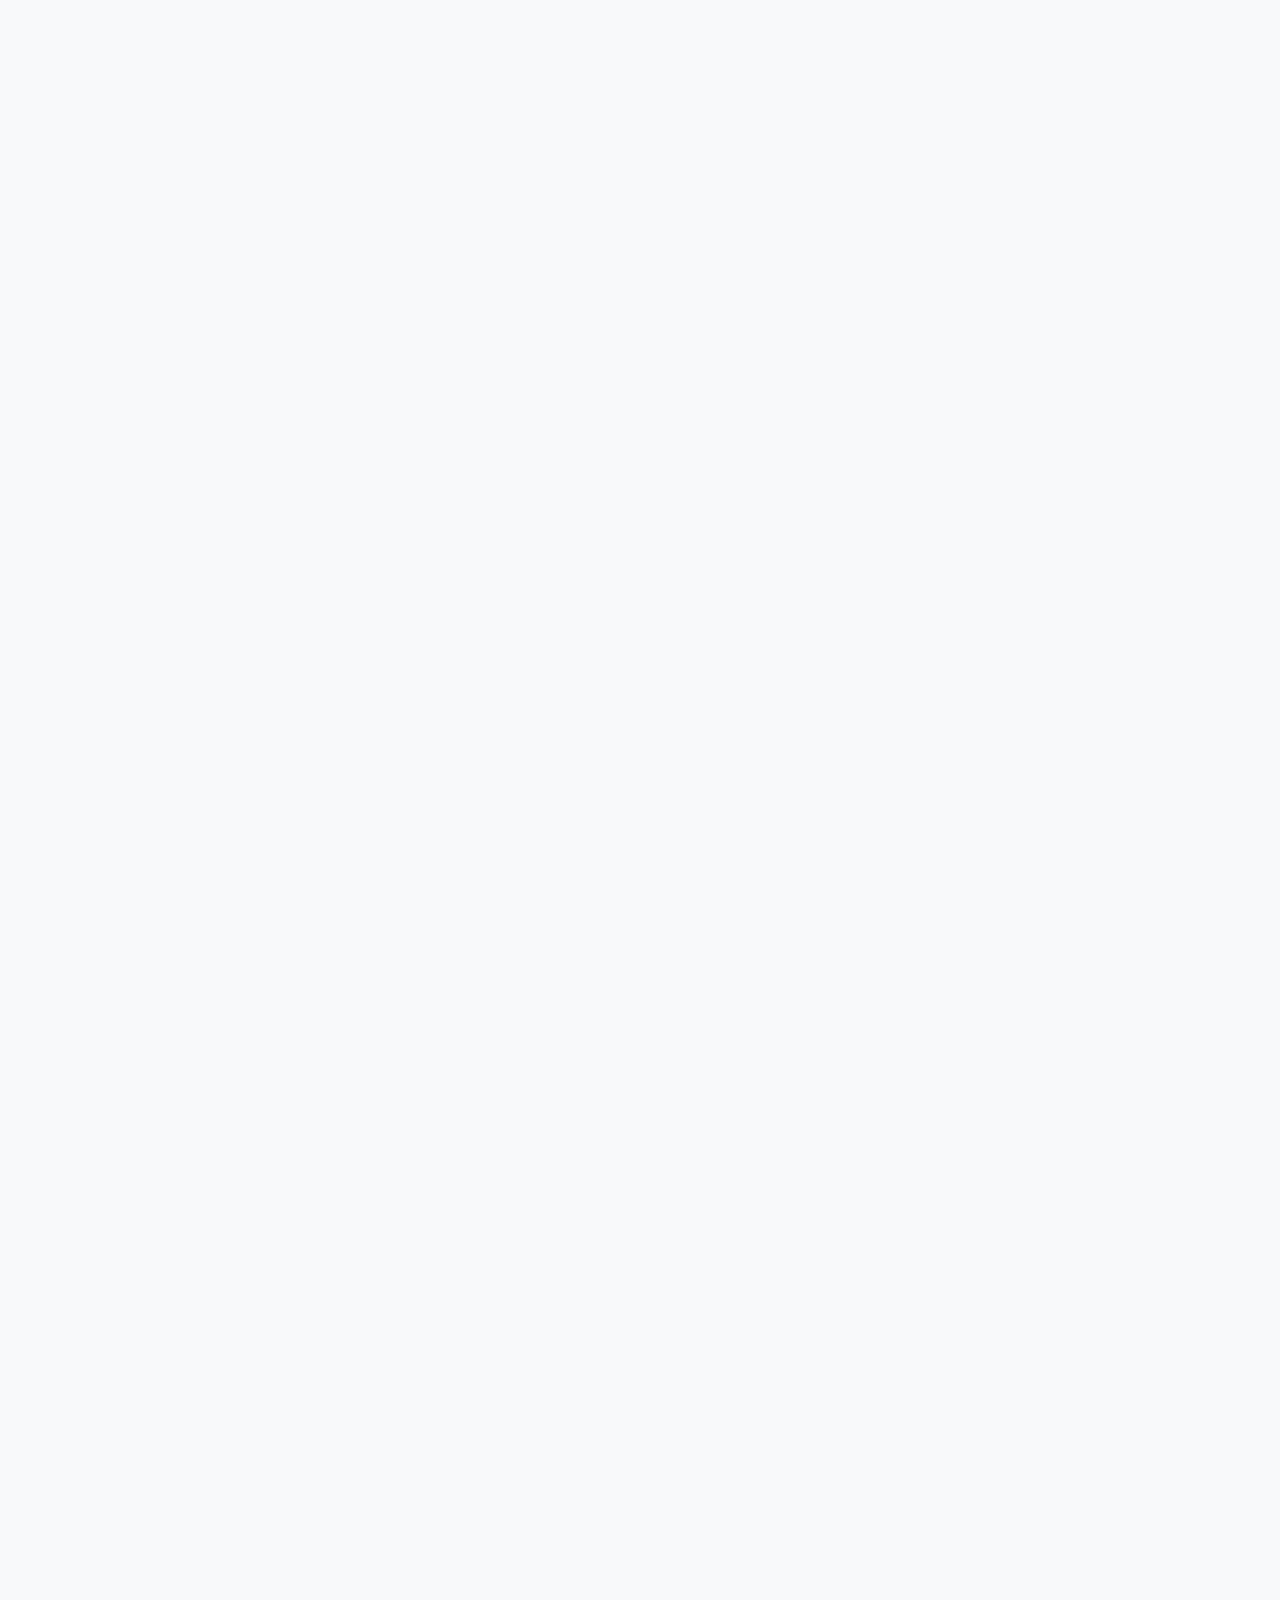
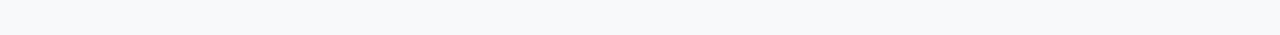
<file: Seller/seller.html>
<!DOCTYPE html>
<html lang="en">
<head>
    <meta charset="UTF-8">
    <meta name="viewport" content="width=device-width, initial-scale=1.0">
    <title>Vanika - Seller Dashboard</title>
    <link rel="icon" type="image/png" sizes="32x32" href="VANIKA.png">
    <link href="https://fonts.googleapis.com/css2?family=Eagle+Lake&family=Varela+Round&display=swap" rel="stylesheet">
    <link rel="stylesheet" href="https://cdnjs.cloudflare.com/ajax/libs/font-awesome/6.0.0-beta3/css/all.min.css">
    <link rel="stylesheet" href="seller.css">
</head>
<body>
    <nav>
        <div class="brand">
            <div class="brand-logo">
                <img src="VANIKA.png" alt="Vanika Logo">
            </div>
            <a href="#" class="logo">Vanika</a>
        </div>
        <ul class="nav-links">
            <li>
                <a href="../Customer/customer.html" class="nav-link">Customer Section
                </a>
            </li>
            <li>
                <a href="#" class="nav-link" id="specialRequestLink">Special Request
                    <span class="notification-badge">2</span>
                </a>
            </li>
            <li><a href="#orders" class="nav-link">Orders Pending</a></li>
            <li><a href="#completed-orders" class="nav-link">Orders Completed</a></li>
        </ul>
        <div class="burger">
            <div class="line1"></div>
            <div class="line2"></div>
            <div class="line3"></div>
        </div>
    </nav>

    <!-- Special Requests Popup -->
    <div class="special-requests-popup" id="specialRequestsPopup">
        <div class="special-requests-header">
            <h3 class="special-requests-title">Special Requests (2)</h3>
            <button class="close-requests" id="closeRequests">&times;</button>
        </div>
        <div class="request-item">
            <div class="request-product">Custom Bamboo Chair</div>
            <div class="request-message">I would like to order a custom bamboo chair with armrests and a higher backrest. Can you make it?</div>
            <div class="request-phone">Phone: +91 98XXXXXX21</div>
            <div class="request-actions">
                <button class="request-btn accept-btn">Accept</button>
                <button class="request-btn decline-btn">Decline</button>
            </div>
        </div>
        <div class="request-item">
            <div class="request-product">Bamboo Lamp with Dimmer</div>
            <div class="request-message">Looking for a bamboo lamp. Do you have this option available?</div>
            <div class="request-phone">Phone: +91 87XXXXXX34</div>
            <div class="request-actions">
                <button class="request-btn accept-btn">Accept</button>
                <button class="request-btn decline-btn">Decline</button>
            </div>
        </div>
    </div>

    <div class="main-content">
        <!-- Products Section -->
        <section class="products-section">
            <h2 class="section-title">The Bamboo Craft</h2>
            
            <div class="products-grid">
                <!-- Product Card 1 -->
                <div class="product-card" data-id="1">
                    <div class="product-image-container">
                        <img src="bamboo p1.png" alt="Bamboo Product 1" class="product-image">
                    </div>
                    <div class="product-info">
                        <h3 class="product-name">Bamboo Comb</h3>
                        <p class="product-price">₹140</p>
                        <span class="edit-link">Edit Details</span>
                    </div>
                </div>
                
                <!-- Product Card 2 -->
                <div class="product-card" data-id="2">
                    <div class="product-image-container">
                        <img src="bamboo p2.png" alt="Bamboo Product 2" class="product-image">
                    </div>
                    <div class="product-info">
                        <h3 class="product-name">Bamboo Tray</h3>
                        <p class="product-price">₹650</p>
                        <span class="edit-link">Edit Details</span>
                    </div>
                </div>
                
                <!-- Product Card 3 -->
                <div class="product-card" data-id="3">
                    <div class="product-image-container">
                        <img src="bamboo p3.png" alt="Bamboo Product 3" class="product-image">
                    </div>
                    <div class="product-info">
                        <h3 class="product-name">Bamboo Frame</h3>
                        <p class="product-price">₹430</p>
                        <span class="edit-link">Edit Details</span>
                    </div>
                </div>
                
                <!-- Product Card 4 -->
                <div class="product-card" data-id="4">
                    <div class="product-image-container">
                        <img src="bamboo p4.png" alt="Bamboo Product 4" class="product-image">
                    </div>
                    <div class="product-info">
                        <h3 class="product-name">Bamboo Glass</h3>
                        <p class="product-price">₹850</p>
                        <span class="edit-link">Edit Details</span>
                    </div>
                </div>
                
                <!-- Product Card 5 -->
                <div class="product-card" data-id="5">
                    <div class="product-image-container">
                        <img src="bamboo p5.png" alt="Bamboo Product 5" class="product-image">
                    </div>
                    <div class="product-info">
                        <h3 class="product-name">Bamboo container</h3>
                        <p class="product-price">₹310</p>
                        <span class="edit-link">Edit Details</span>
                    </div>
                </div>
                
                <!-- Add Product Card -->
                <div class="add-product-card" id="addProductCard">
                    <div class="add-product-icon">+</div>
                    <div class="add-product-text">Add New Product</div>
                </div>
            </div>
        </section>

        <!-- Orders Pending Section -->
        <section class="orders-section" id="orders">
            <h2 class="section-title">Orders Pending</h2>
            
            <div class="orders-grid">
                <!-- Order 1 -->
                <div class="order-card">
                    <div class="order-header">
                        <div class="order-id">Order #VNK1001</div>
                        <div class="order-date">21 March 2025</div>
                    </div>
                    <div class="order-details">
                        <div class="order-product">
                            <div class="order-product-image">
                                <img src="bamboo p1.png" alt="Bamboo Basket">
                            </div>
                            <div class="order-product-info">
                                <div class="order-product-name">Bamboo comb</div>
                                <div class="order-product-price">₹140</div>
                                <div class="order-product-qty">Qty: 1</div>
                            </div>
                        </div>
                        <div class="order-product">
                            <div class="order-product-image">
                                <img src="bamboo p3.png" alt="Bamboo Lamp">
                            </div>
                            <div class="order-product-info">
                                <div class="order-product-name">Bamboo Frame</div>
                                <div class="order-product-price">₹430</div>
                                <div class="order-product-qty">Qty: 2</div>
                            </div>
                        </div>
                    </div>
                    <div class="order-total">
                        <span>Total:</span>
                        <span>₹1,000</span>
                    </div>
                    <div class="order-actions">
                        <input type="checkbox" id="order1" class="complete-checkbox">
                        <label for="order1" class="complete-label">Mark as Completed</label>
                    </div>
                </div>
                
                <!-- Order 2 -->
                <div class="order-card">
                    <div class="order-header">
                        <div class="order-id">Order #VNK1002</div>
                        <div class="order-date">23 March 2025</div>
                    </div>
                    <div class="order-details">
                        <div class="order-product">
                            <div class="order-product-image">
                                <img src="bamboo p5.png" alt="Bamboo Table">
                            </div>
                            <div class="order-product-info">
                                <div class="order-product-name">Bamboo Container</div>
                                <div class="order-product-price">₹310</div>
                                <div class="order-product-qty">Qty: 1</div>
                            </div>
                        </div>
                    </div>
                    <div class="order-total">
                        <span>Total:</span>
                        <span>₹310</span>
                    </div>
                    <div class="order-actions">
                        <input type="checkbox" id="order2" class="complete-checkbox">
                        <label for="order2" class="complete-label">Mark as Completed</label>
                    </div>
                </div>
                
                <!-- Order 3 -->
                <div class="order-card">
                    <div class="order-header">
                        <div class="order-id">Order #VNK1003</div>
                        <div class="order-date">23 March 2025</div>
                    </div>
                    <div class="order-details">
                        <div class="order-product">
                            <div class="order-product-image">
                                <img src="bamboo p2.png" alt="Bamboo Tray">
                            </div>
                            <div class="order-product-info">
                                <div class="order-product-name">Bamboo Tray</div>
                                <div class="order-product-price">₹650</div>
                                <div class="order-product-qty">Qty: 3</div>
                            </div>
                        </div>
                    </div>
                    <div class="order-total">
                        <span>Total:</span>
                        <span>₹1,950</span>
                    </div>
                    <div class="order-actions">
                        <input type="checkbox" id="order3" class="complete-checkbox">
                        <label for="order3" class="complete-label">Mark as Completed</label>
                    </div>
                </div>
                
                <!-- Order 4 -->
                <div class="order-card">
                    <div class="order-header">
                        <div class="order-id">Order #VNK1004</div>
                        <div class="order-date">01 April 2025</div>
                    </div>
                    <div class="order-details">
                        <div class="order-product">
                            <div class="order-product-image">
                                <img src="bamboo p4.png" alt="Bamboo Chair">
                            </div>
                            <div class="order-product-info">
                                <div class="order-product-name">Bamboo Glass</div>
                                <div class="order-product-price">₹850</div>
                                <div class="order-product-qty">Qty: 2</div>
                            </div>
                        </div>
                        <div class="order-product">
                            <div class="order-product-image">
                                <img src="bamboo p1.png" alt="Bamboo Basket">
                            </div>
                            <div class="order-product-info">
                                <div class="order-product-name">Bamboo Comb</div>
                                <div class="order-product-price">₹140</div>
                                <div class="order-product-qty">Qty: 1</div>
                            </div>
                        </div>
                    </div>
                    <div class="order-total">
                        <span>Total:</span>
                        <span>₹1,840</span>
                    </div>
                    <div class="order-actions">
                        <input type="checkbox" id="order4" class="complete-checkbox">
                        <label for="order4" class="complete-label">Mark as Completed</label>
                    </div>
                </div>
                
                <!-- Order 5 -->
                <div class="order-card">
                    <div class="order-header">
                        <div class="order-id">Order #VNK1005</div>
                        <div class="order-date">7 April 2025</div>
                    </div>
                    <div class="order-details">
                        <div class="order-product">
                            <div class="order-product-image">
                                <img src="bamboo p3.png" alt="Bamboo Lamp">
                            </div>
                            <div class="order-product-info">
                                <div class="order-product-name">Bamboo Frame</div>
                                <div class="order-product-price">₹430</div>
                                <div class="order-product-qty">Qty: 1</div>
                            </div>
                        </div>
                        <div class="order-product">
                            <div class="order-product-image">
                                <img src="bamboo p2.png" alt="Bamboo Tray">
                            </div>
                            <div class="order-product-info">
                                <div class="order-product-name">Bamboo Tray</div>
                                <div class="order-product-price">₹650</div>
                                <div class="order-product-qty">Qty: 1</div>
                            </div>
                        </div>
                    </div>
                    <div class="order-total">
                        <span>Total:</span>
                        <span>₹1,080</span>
                    </div>
                    <div class="order-actions">
                        <input type="checkbox" id="order5" class="complete-checkbox">
                        <label for="order5" class="complete-label">Mark as Completed</label>
                    </div>
                </div>
            </div>
        </section>

        <!-- Orders Completed Section -->
        <section class="orders-completed-section" id="completed-orders">
            <h2 class="section-title">Orders Completed</h2>
            
            <div class="completed-orders-grid">
                <!-- Completed Order 1 -->
                <div class="completed-order-card">
                    <div class="order-header">
                        <div class="order-id">Order #VNK1006-C</div>
                        <div class="order-date">10 March 2025</div>
                    </div>
                    <div class="order-details">
                        <div class="order-product">
                            <div class="order-product-image">
                                <img src="bamboo p2.png" alt="Bamboo Tray">
                            </div>
                            <div class="order-product-info">
                                <div class="order-product-name">Bamboo Tray</div>
                                <div class="order-product-price">₹650</div>
                                <div class="order-product-qty">Qty: 2</div>
                            </div>
                        </div>
                    </div>
                    <div class="order-total">
                        <span>Total:</span>
                        <span>₹1,300</span>
                    </div>
                    <div class="customer-review">
                        <div class="review-title">Customer Review:</div>
                        <div class="review-stars">
                            <i class="fas fa-star"></i>
                            <i class="fas fa-star"></i>
                            <i class="fas fa-star"></i>
                            <i class="fas fa-star"></i>
                            <i class="fas fa-star-half-alt"></i>
                        </div>
                        <div class="review-text">
                            "Beautiful craftsmanship! The trays are even better than I expected. Will definitely order again."
                        </div>
                    </div>
                </div>
                
                <!-- Completed Order 2 -->
                <div class="completed-order-card">
                    <div class="order-header">
                        <div class="order-id">Order #VNK1007-C</div>
                        <div class="order-date">8 March 2025</div>
                    </div>
                    <div class="order-details">
                        <div class="order-product">
                            <div class="order-product-image">
                                <img src="bamboo p1.png" alt="Bamboo Basket">
                            </div>
                            <div class="order-product-info">
                                <div class="order-product-name">Bamboo Comb</div>
                                <div class="order-product-price">₹140</div>
                                <div class="order-product-qty">Qty: 1</div>
                            </div>
                        </div>
                        <div class="order-product">
                            <div class="order-product-image">
                                <img src="bamboo p3.png" alt="Bamboo Lamp">
                            </div>
                            <div class="order-product-info">
                                <div class="order-product-name">Bamboo Frame</div>
                                <div class="order-product-price">₹430</div>
                                <div class="order-product-qty">Qty: 1</div>
                            </div>
                        </div>
                    </div>
                    <div class="order-total">
                        <span>Total:</span>
                        <span>₹430</span>
                    </div>
                    <div class="customer-review">
                        <div class="review-title">Customer Review:</div>
                        <div class="review-stars">
                            <i class="fas fa-star"></i>
                            <i class="fas fa-star"></i>
                            <i class="fas fa-star"></i>
                            <i class="fas fa-star"></i>
                            <i class="fas fa-star"></i>
                        </div>
                        <div class="review-text">
                            "Absolutely love my new bamboo Frame and comb! The quality is exceptional and they arrived well-packaged."
                        </div>
                    </div>
                </div>
                
                <!-- Completed Order 3 -->
                <div class="completed-order-card">
                    <div class="order-header">
                        <div class="order-id">Order #VNK1008-C</div>
                        <div class="order-date">1 March 2025</div>
                    </div>
                    <div class="order-details">
                        <div class="order-product">
                            <div class="order-product-image">
                                <img src="bamboo p4.png" alt="Bamboo Chair">
                            </div>
                            <div class="order-product-info">
                                <div class="order-product-name">Bamboo Glass</div>
                                <div class="order-product-price">₹850</div>
                                <div class="order-product-qty">Qty: 2</div>
                            </div>
                        </div>
                    </div>
                    <div class="order-total">
                        <span>Total:</span>
                        <span>₹1,700</span>
                    </div>
                    <div class="customer-review">
                        <div class="review-title">Customer Review:</div>
                        <div class="review-stars">
                            <i class="fas fa-star"></i>
                            <i class="fas fa-star"></i>
                            <i class="fas fa-star"></i>
                            <i class="fas fa-star"></i>
                            <i class="far fa-star"></i>
                        </div>
                        <div class="review-text">
                            "The Glass are sturdy and comfortable. Delivery took a bit longer than expected but worth the wait."
                        </div>
                    </div>
                </div>
            </div>
            
            <!-- Completed Orders Stats -->
            <div class="completed-stats">
                <div class="completed-stats-title">Total Orders Completed</div>
                <div class="completed-stats-number">42</div>
                <div class="completed-stats-text">Your customers are happy with your products!</div>
            </div>
        </section>
    </div>

    <!-- Notification -->
    <div class="notification" id="notification">
        <span class="notification-icon">✓</span>
        <span class="notification-text">Order marked as completed!</span>
    </div>

    <!-- Edit Form Overlay -->
    <div class="edit-form-overlay" id="editFormOverlay">
        <div class="edit-form-container">
            <div class="edit-form-header">
                <h3 class="edit-form-title" id="formTitle">Edit Product Details</h3>
                <button class="close-form" id="closeForm">&times;</button>
            </div>
            <form id="productEditForm">
                <input type="hidden" id="productId">
                <div class="image-upload-container" id="imageUploadContainer">
                    <div class="image-preview" id="imagePreview">
                        <span>No image selected</span>
                    </div>
                    <input type="file" id="productImageInput" accept="image/*" style="display: none;">
                    <button type="button" class="image-upload-btn" id="uploadImageBtn">Upload Image</button>
                </div>
                <div class="form-group">
                    <label for="editProductName">Product Name</label>
                    <input type="text" id="editProductName" required>
                </div>
                <div class="form-group">
                    <label for="editProductPrice">Price (₹)</label>
                    <input type="number" id="editProductPrice" required>
                </div>
                <div class="form-group">
                    <label for="editProductDiscount">Discount (%)</label>
                    <input type="number" id="editProductDiscount" min="0" max="100" value="0">
                </div>
                <div class="form-group">
                    <label for="editProductDescription">Description</label>
                    <textarea id="editProductDescription" required></textarea>
                </div>
                <div class="form-group">
                    <label>Categories</label>
                    <div class="available-categories">
                        <div class="available-category" draggable="true" data-category="decor">Home Decor</div>
                        <div class="available-category" draggable="true" data-category="furniture">Furniture</div>
                        <div class="available-category" draggable="true" data-category="kitchen">Kitchenware</div>
                        <div class="available-category" draggable="true" data-category="garden">Garden</div>
                        <div class="available-category" draggable="true" data-category="other">Other</div>
                    </div>
                    <div class="category-container" id="categoryContainer"></div>
                    <input type="hidden" id="editProductCategories">
                </div>
                <div class="form-group">
                    <label for="editProductStock">Stock Quantity</label>
                    <input type="number" id="editProductStock" min="0" required>
                </div>
                <div class="form-actions">
                    <button type="button" class="btn btn-secondary" id="cancelEdit">Cancel</button>
                    <button type="submit" class="btn btn-primary" id="submitBtn">Save Changes</button>
                </div>
            </form>
        </div>
    </div>
<script src="seller.js"></script>
</body>
</html>
</file>
<file: css/slider.css>
/* Slider Styles */
 .intro-heading-section {
    padding: 10rem 2rem 2rem;
    text-align: center;
    
    position: relative;
    z-index: 1;
}

.intro-heading-section .section-title {
    font-size: 3rem;
    color: #5D4037; /* brown */
    font-family: "Eagle Lake", serif;
    font-weight: 400;
    font-style: normal;
    display: inline-block;
    position: relative;
    margin-bottom: 0;
}

.intro-heading-section .section-title:before,
.intro-heading-section .section-title:after {
    content: '';
    position: absolute;
    top: 50%;
    width: 50px;
    height: 3px;
    background: #689F38; /* bamboo green */
}

.intro-heading-section .section-title:before {
    left: -70px;
}

.intro-heading-section .section-title:after {
    right: -70px;
}

@media (max-width: 768px) {
    .intro-heading-section .section-title {
        font-size: 2.2rem;
    }

    .intro-heading-section .section-title:before,
    .intro-heading-section .section-title:after {
        width: 30px;
    }

    .intro-heading-section .section-title:before {
        left: -40px;
    }

    .intro-heading-section .section-title:after {
        right: -40px;
    }
}

@media (max-width: 480px) {
    .intro-heading-section .section-title {
        font-size: 1.8rem;
    }

    .intro-heading-section .section-title:before,
    .intro-heading-section .section-title:after {
        display: none;
    }
}

 .slider-section {
    padding: 4rem 2rem;
    background: linear-gradient(135deg, #f5f5e6 0%, #f8f5e6 100%);
    display: flex;
    justify-content: center;
    align-items: center;
}

.slider {
    position: relative;
    width: 800px;
    height: 550px;
    overflow: hidden;
    border-radius: 20px;
    background: linear-gradient(135deg,#BCE6B0 10%, #D9C2A0  50%, #B3E5FC 100%);
    background-size: 200% 200%;
    animation: gradientAnimation 15s ease infinite;
    box-shadow: 0 20px 40px rgba(0, 0, 0, 0.2);
}

@keyframes gradientAnimation {
    0% { background-position: 0% 50%; }
    50% { background-position: 100% 50%; }
    100% { background-position: 0% 50%; }
}

.image-container {
    position: absolute;
    width: 100%;
    height: 100%;
    display: flex;
    justify-content: center;
    align-items: center;
}

.image {
    position: absolute;
    width: 190px;
    height: 190px;
    background-size: cover;
    background-position: center;
    border-radius: 10px;
    box-shadow: 0 5px 15px rgba(0, 0, 0, 0.3);
    transition: all 0.8s ease;
    transform: translate(-50%, -50%);
    opacity: 1;
}

.diamond-image {
    width: 140px;
    height: 140px;
}

.quote {
    position: absolute;
    bottom: 40px;
    left: 50%;
    width:600px;
    transform: translateX(-50%);
    background: rgba(0, 0, 0, 0.5);
    padding: 10px 15px;
    border-radius: 20px;
    font-style: italic;
    font-size:1.5rem;
    color: #fff;
    z-index: 100;
    text-align: center;
}

@keyframes captionFade {
    0% { transform: translateY(0); opacity: 1; }
    100% { transform: translateY(-8px); opacity: 0.9; }
}

.quote::before {
    content: attr(data-icon);
    font-size: 1.5rem;
    animation: emojiPulse 2s infinite ease-in-out;
}

@keyframes emojiPulse {
    0%, 100% { transform: scale(1); }
    50% { transform: scale(1.15); }
}

.dots {
    position: absolute;
    bottom: 20px;
    left: 50%;
    transform: translateX(-50%);
    display: flex;
    gap: 10px;
    z-index: 100;
}

.dot {
    width: 12px;
    height: 12px;
    border-radius: 50%;
    background: rgba(66, 66, 66, 0.5);
    cursor: pointer;
    transition: all 0.3s ease;
}

.dot.active {
    background: rgba(19, 18, 18, 0.9);
    transform: scale(1.2);
}


  
  
/* Media Queries for Responsive Design */
@media (max-width: 768px) {
    .slider-section {
        padding: 3rem 1.5rem;
    }
    
    .slider {
        width: 95%;
        height: 450px;
        border-radius: 16px;
    }
    
    .quote {
        width: 85%;
        bottom: 30px;
        font-size: 0.95rem;
        padding: 8px 12px;
    }
    
    .quote::before {
        font-size: 1.2rem;
    }
    
    .image {
        width: 160px;
        height: 160px;
    }
    
    .diamond-image {
        width: 100px;
        height: 100px;
    }
}

@media (max-width: 640px) {
    .slider {
        height: 400px;
    }
    
    .image {
        width: 140px;
        height: 140px;
    }
    
    .diamond-image {
        width: 80px;
        height: 80px;
    }
    
    .quote {
        width: 90%;
        bottom: 25px;
        font-size: 0.9rem;
    }
    
    .dots {
        bottom: 15px;
    }
}

@media (max-width: 480px) {
    .slider-section {
        padding: 2rem 1rem;
    }
    
    .slider {
        height: 350px;
        border-radius: 14px;
    }
    
    .image {
        width: 110px;
        height: 110px;
    }
    
    .diamond-image {
        width: 70px;
        height: 70px;
    }
    
    .quote {
        width: 92%;
        padding: 6px 10px;
        font-size: 0.8rem;
        bottom: 20px;
    }
    
    .quote::before {
        font-size: 1rem;
    }
    
    .dot {
        width: 5px;
        height: 5px;
    }
}

@media (max-width: 375px) {
    .slider {
        height: 320px;
    }
    
    .image {
        width: 90px;
        height: 90px;
    }
    
    .diamond-image {
        width: 70px;
        height: 70px;
    }
    
    .quote {
        font-size: 0.75rem;
        bottom: 15px;
    }
    
    .dots {
        gap: 8px;
    }
}

@media (max-width: 320px) {
    .slider {
        height: 280px;
    }
    
    .image {
        width: 80px;
        height: 80px;
    }
    
    .diamond-image {
        width: 60px;
        height: 60px;
    }
    
    .quote {
        font-size: 0.7rem;
        padding: 5px 8px;
    }
    
    .dot {
        width: 8px;
        height: 8px;
    }
}

/* Additional adjustments for landscape orientation */
@media (max-height: 500px) and (orientation: landscape) {
    .slider {
        height: 280px;
    }
    
    .image {
        width: 100px;
        height: 100px;
    }
    
    .quote {
        bottom: 15px;
    }
}
/* Global: Stop layout overflow */
body, html {
    overflow-x: hidden;
  }
  
  /* Section: Prevent overflow on slider containers */
  .intro-heading-section,
  .slider-section,
  .slider-wrapper {
    overflow: hidden;
  }
  
  /* Completely hide icons + neutralize their layout impact */
  @media (max-width: 1024px) {
    .slider-icon {
      display: none !important;
      position: absolute !important;
      top: auto !important;
      left: auto !important;
      right: auto !important;
      bottom: auto !important;
      transform: none !important;
    }
  }
  
  /* Optional safety net on mobile */
  @media (max-width: 768px) {
    .slider {
      max-width: 100%;
      transform: none;
      margin: 0 auto;
    }
  }
</file>
<file: css/overview.css>
/* Artisan Section Styles */
:root {
    --brown: #5D4037;
    --bamboo-green: #689F38;
    --light-blue: #B3E5FC;
    --cream: #FFF8F0;
}

.artisan-section {
    padding: 6rem 2rem;
    position: relative;
    min-height: 100vh;
    display: flex;
    align-items: center;
    z-index: 1;
    margin-top: 50px;
}

.bamboo-pattern {
    position: absolute;
    width: 100%;
    height: 100%;
    top: 0;
    left: 0;
    opacity: 0.1;
    z-index: 0;
}

.section-container {
    max-width: 1200px;
    margin: 0 auto;
    position: relative;
    z-index: 2;
    width: 100%;
}

.section-header {
    text-align: center;
    margin-bottom: 4rem;
    position: relative;
}

.section-title {
    font-size: 3rem;
    color: var(--brown);
    margin-bottom: 1.5rem;
    position: relative;
    display: inline-block;
    font-family: "Eagle Lake", serif;
    font-weight: 400;
    font-style: normal;
}

.section-title:before,
.section-title:after {
    content: '';
    position: absolute;
    top: 50%;
    width: 50px;
    height: 3px;
    background: var(--bamboo-green);
}

.section-title:before {
    left: -70px;
}

.section-title:after {
    right: -70px;
}

.section-subtitle {
    font-size:26px;
    color: var(--brown);
    max-width: 700px;
    margin: 0 auto;
    opacity: 0.8;
    font-family: "Gideon Roman", serif;
    font-weight: 400;
    font-style: normal;
}

.features-container {
    position: relative;
    perspective: 1000px;
}

.features-grid {
    display: grid;
    grid-template-columns: repeat(auto-fit, minmax(300px, 1fr));
    gap: 2rem;
    position: relative;
}

.feature-card {
    background: white;
    border-radius: 15px;
    padding: 2.5rem 2rem;
    transition: all 0.5s cubic-bezier(0.175, 0.885, 0.32, 1.275);
    box-shadow: 0 10px 30px rgba(0,0,0,0.08);
    position: relative;
    overflow: hidden;
    border: 1px solid rgba(0,0,0,0.05);
    transform-style: preserve-3d;
}

.feature-card:hover {
    transform: translateY(-10px) rotateY(5deg);
    box-shadow: 0 20px 40px rgba(0,0,0,0.15);
}

.feature-card:nth-child(odd):hover {
    transform: translateY(-10px) rotateY(-5deg);
}

.feature-card:before {
    content: '';
    position: absolute;
    top: 0;
    left: 0;
    width: 5px;
    height: 100%;
    background: linear-gradient(to bottom, var(--bamboo-green), var(--light-blue));
    transition: all 0.3s ease;
}

.feature-card:hover:before {
    width: 10px;
}

.feature-icon {
    width: 70px;
    height: 70px;
    background: linear-gradient(135deg, var(--light-blue), var(--bamboo-green));
    border-radius: 20px;
    display: flex;
    align-items: center;
    justify-content: center;
    margin-bottom: 1.5rem;
    color: white;
    font-size: 1.8rem;
    transform: rotate(45deg);
    transition: all 0.3s ease;
}

.feature-card:hover .feature-icon {
    transform: rotate(0deg);
    border-radius: 50%;
}

.feature-content {
    position: relative;
    z-index: 2;
}

.feature-title {
    font-size: 1.4rem;
    margin-bottom: 1rem;
    color: var(--brown);
    position: relative;
    display: inline-block;
    font-family: "Eagle Lake", serif;
    font-weight: 400;
    font-style: normal;
}

.feature-title:after {
    content: '';
    position: absolute;
    bottom: -5px;
    left: 0;
    width: 40px;
    height: 2px;
    background: var(--bamboo-green);
    transition: width 0.3s ease;
}

.feature-card:hover .feature-title:after {
    width: 80px;
}

.feature-desc {
    color: #141414;
    line-height: 1.7;
    transition: all 0.3s ease;
    font-family: "Gideon Roman", serif;
    font-weight: 590;
    font-size:20px;
    font-style: normal;
}

.feature-card:hover .feature-desc {
    color: #333;
}

.floating-bamboo {
    position: absolute;
    width: 100px;
    height: 100px;
    background-image: url('data:image/svg+xml;utf8,<svg xmlns="http://www.w3.org/2000/svg" viewBox="0 0 100 100"><path fill="%23689F38" d="M50 10 L60 30 L80 30 L60 50 L70 70 L50 90 L30 70 L40 50 L20 30 L40 30 Z"/></svg>');
    background-size: contain;
    background-repeat: no-repeat;
    opacity: 0.2;
    z-index: -1;
    animation: float 15s infinite ease-in-out;
}

@keyframes float {
    0%, 100% { transform: translateY(0) rotate(0deg); }
    50% { transform: translateY(-20px) rotate(5deg); }
}

@keyframes pulse {
    0% { transform: scale(1); opacity: 1; }
    50% { transform: scale(1.1); opacity: 0.85; }
    100% { transform: scale(1); opacity: 1; }
}

.direct-connection-icon {
    animation: pulse 2s infinite ease-in-out;
}

@keyframes tilt {
    0% { transform: rotate(0deg); }
    25% { transform: rotate(3deg); }
    50% { transform: rotate(-3deg); }
    75% { transform: rotate(3deg); }
    100% { transform: rotate(0deg); }
}

.fair-pricing-icon {
    animation: tilt 3s infinite ease-in-out;
    transform-origin: center;
}

@keyframes slideX {
    0% { transform: translateX(0); }
    50% { transform: translateX(5px); }
    100% { transform: translateX(0); }
}

.efficient-distribution-icon {
    animation: slideX 2.5s infinite ease-in-out;
}

@keyframes bounce {
    0%, 100% { transform: translateY(0); }
    50% { transform: translateY(-8px); }
}

.business-icon {
    animation: bounce 2s infinite ease-in-out;
}

@keyframes marketFlip {
    0% { transform: scale(1) rotateY(0deg); }
    50% { transform: scale(1.05) rotateY(180deg); }
    100% { transform: scale(1) rotateY(360deg); }
}

.market-icon {
    animation: marketFlip 3s infinite linear;
    transform-style: preserve-3d;
}

@keyframes glowPulse {
    0% { box-shadow: 0 0 0 rgba(0, 191, 255, 0.3); }
    50% { box-shadow: 0 0 15px rgba(0, 191, 255, 0.6); }
    100% { box-shadow: 0 0 0 rgba(0, 191, 255, 0.3); }
}

.community-icon {
    animation: glowPulse 2.8s infinite ease-in-out;
    border-radius: 50%;
}

@media (max-width: 768px) {
    .section-title {
        font-size: 2.2rem;
    }
    
    .section-title:before,
    .section-title:after {
        width: 30px;
    }
    
    .section-title:before {
        left: -50px;
    }
    
    .section-title:after {
        right: -50px;
    }
    
    .features-grid {
        grid-template-columns: 1fr;
    }
}

/* Mobile Responsive Media Queries */
@media (max-width: 768px) {
    .artisan-section {
        padding: 4rem 1.5rem;
        min-height: auto;
        margin-top: 30px;
    }

    .section-header {
        margin-bottom: 3rem;
    }

    .section-title {
        font-size: 2.2rem;
        margin-bottom: 1rem;
    }

    .section-title:before,
    .section-title:after {
        width: 30px;
    }

    .section-title:before {
        left: -40px;
    }

    .section-title:after {
        right: -40px;
    }

    .section-subtitle {
        font-size: 1.1rem;
        max-width: 90%;
    }

    .features-grid {
        grid-template-columns: 1fr;
        gap: 1.5rem;
    }

    .feature-card {
        padding: 2rem 1.5rem;
    }

    .feature-icon {
        width: 60px;
        height: 60px;
        font-size: 1.5rem;
    }

    .feature-title {
        font-size: 1.3rem;
    }

    .floating-bamboo {
        width: 70px;
        height: 70px;
    }
}

@media (max-width: 640px) {
    .artisan-section {
        padding: 3.5rem 1.25rem;
    }

    .section-title {
        font-size: 2rem;
    }

    .section-title:before,
    .section-title:after {
        width: 25px;
    }

    .section-title:before {
        left: -35px;
    }

    .section-title:after {
        right: -35px;
    }

    .feature-card {
        padding: 1.75rem 1.25rem;
    }

    .feature-icon {
        width: 55px;
        height: 55px;
    }
}

@media (max-width: 480px) {
    .artisan-section {
        padding: 3rem 1rem;
    }

    .section-title {
        font-size: 1.8rem;
    }

    .section-title:before,
    .section-title:after {
        display: none; /* Remove decorative lines on very small screens */
    }

    .section-subtitle {
        font-size: 1rem;
    }

    .feature-card {
        padding: 1.5rem 1rem;
        border-radius: 12px;
    }

    .feature-icon {
        width: 50px;
        height: 50px;
        font-size: 1.3rem;
        border-radius: 15px;
    }

    .feature-title {
        font-size: 1.2rem;
    }

    .floating-bamboo {
        width: 50px;
        height: 50px;
        opacity: 0.15;
    }
}

@media (max-width: 375px) {
    .artisan-section {
        padding: 2.5rem 1rem;
    }

    .section-title {
        font-size: 1.6rem;
    }

    .feature-card {
        padding: 1.25rem 1rem;
    }

    .feature-icon {
        width: 45px;
        height: 45px;
    }

    .feature-title {
        font-size: 1.1rem;
    }

    .feature-desc {
        font-size: 0.9rem;
        line-height: 1.6;
    }
}

@media (max-width: 320px) {
    .artisan-section {
        padding: 2rem 0.75rem;
    }

    .section-title {
        font-size: 1.5rem;
    }

    .feature-card {
        padding: 1rem 0.75rem;
        border-radius: 10px;
    }

    .feature-icon {
        width: 40px;
        height: 40px;
        font-size: 1.1rem;
        margin-bottom: 1rem;
    }
}

/* Special landscape adjustments */
@media (max-width: 768px) and (orientation: landscape) {
    .artisan-section {
        min-height: 100vh;
    }
    
    .features-grid {
        grid-template-columns: repeat(2, 1fr);
    }
}

/* Animation adjustments for mobile */
@media (max-width: 768px) {
    .feature-card:hover {
        transform: none !important;
        box-shadow: 0 10px 30px rgba(0,0,0,0.08);
    }
    
    .feature-card:hover:before {
        width: 5px;
    }
    
    .feature-card:hover .feature-icon {
        transform: rotate(45deg);
        border-radius: 20px;
    }
    
    .feature-card:hover .feature-title:after {
        width: 40px;
    }
}
</file>
<file: css/steps.css>
.timeline-section {
  padding: 100px 20px;
  position: relative;
  overflow: hidden;
  font-family: "Gideon Roman", serif;
    font-weight: 400;
    font-style: normal;
}

.timeline-header {
  text-align: center;
  margin-bottom: 60px;
}

.timeline-header h2 {
  font-family: "Eagle Lake", serif;
    font-weight: 400;
    font-style: normal;
  font-size: 3rem;
  margin-bottom: 0.5rem;
  color: #2c3e50;
  position: relative;
  display: inline-block;
}

.timeline-header h2:before,
.timeline-header h2:after {
    content: '';
    position: absolute;
    top: 50%;
    width: 50px;
    height: 3px;
    background:#90d1e9 ;
}

.timeline-header h2:before {
    left: -70px;
}

.timeline-header h2:after {
    right: -70px;
}



.timeline-header p {
  max-width: 700px;
  margin: 0 auto 15px;
  font-size: 1.5rem;
  color: #444;
  line-height: 1.6;
  font-family: "Gideon Roman", serif;
    font-weight: 400;
    font-style: normal;
}

/* Timeline Container */
.timeline-container {
  position: relative;
  max-width: 1200px;
  margin: 0 auto;
  padding: 40px 0;
}

.timeline-line {
  position: absolute;
  left: 50%;
  top: 0;
  bottom: 0;
  width: 7px;
  background: linear-gradient(to bottom, #a8d8ea, #b5ead7, #e2cfb4);
  transform: translateX(-50%);
  z-index: 1;
  border-radius: 4px;
}

.timeline-steps {
  position: relative;
  z-index: 2;
}

.step-container {
  position: relative;
  margin-bottom: 80px;
  display: flex;
  flex-direction: column;
  align-items: center;
}

.step-number {
  font-family: "Gideon Roman", serif;
  font-weight: 400;
  font-style: normal;
  width: 80px;
  height: 80px;
  background: #fff;
  border: 4px solid #69c6e7;
  border-radius: 50%;
  display: flex;
  align-items: center;
  justify-content: center;
  font-size: 2.3rem;
  font-weight: bold;
  color: #2c3e50;
  margin-bottom: 20px;
  z-index: 3;
  box-shadow: 0 4px 15px rgba(0,0,0,0.1);
  transition: all 0.3s ease;
}

.step-container:hover .step-number {
  transform: scale(1.1);
  background: #6dcaec;
  color: white;
}

/* Glowing effect for active step */
.step-number.active {
  animation: glow 1.5s ease-in-out infinite alternate;
  border-color: #b5ead7;
}

@keyframes glow {
  from {
    box-shadow: 0 0 5px #fff, 0 0 10px #8fe8f8, 0 0 15px #90d1e9, 0 0 20px #63cef5;
  }
  to {
    box-shadow: 0 0 10px #fff, 0 0 20px #8fe8f8, 0 0 30px #b5ead7, 0 0 40px #b5ead7;
  }
}

.timeline-card {
  width: 45%;
  background: white;
  border-radius: 16px;
  padding: 30px;
  overflow: hidden;
  z-index: 2;
  box-shadow: 0 15px 30px rgba(0,0,0,0.1);
  position: relative;
  opacity: 0;
  transition: all 0.7s cubic-bezier(0.68, -0.55, 0.265, 1.55);
}

.timeline-card::after {
  content: '';
  position: absolute;
  top: 5px;
  left: 0;
  right: 0;
  height: 100%;
  background: 
    linear-gradient(135deg, rgba(168, 216, 234, 0.267) 25%, transparent 25%) -20px 0,
    linear-gradient(225deg, rgba(168, 216, 234, 0.26) 25%, transparent 25%) -20px 0,
    linear-gradient(315deg, rgba(168, 216, 234, 0.26) 25%, transparent 25%),
    linear-gradient(45deg, rgba(168,216,234,0.1) 25%, transparent 25%);
  background-size: 40px 40px;
  opacity: 0.3;
}

.timeline-card.left {
  align-self: flex-start;
  transform: translateX(-50px);
  border-left: 6px solid #a8d8ea;
  border-right: 8px solid rgba(168, 216, 234, 0.678);
  border-top: 6px solid #a8d8ea;
  border-bottom: 8px solid rgba(168, 216, 234, 0.685);
}

.timeline-card.right {
  align-self: flex-end;
  transform: translateX(50px);
  border-left: 6px solid #a8d8ea;
  border-right: 8px solid rgba(168, 216, 234, 0.678);
  border-top: 6px solid #a8d8ea;
  border-bottom: 8px solid rgba(168, 216, 234, 0.685);
}
.timeline-card.visible {
  opacity: 1;
  transform: translateX(0);
}

.timeline-card .card-icon {
  width: 80px;
  height: 80px;
  border-radius: 50%;
  display: flex;
  align-items: center;
  justify-content: center;
  margin-bottom: 25px;
  position: relative;
  z-index: 3;
  background: rgba(62, 243, 228, 0.507);
  border: 2px solid rgba(255,255,255,0.8);
  box-shadow: 0 5px 15px rgba(0,0,0,0.1);
}

.timeline-icon {
  width: 50px; /* Adjust based on your icon size */
  height: 50px; /* Adjust based on your icon size */
  object-fit: contain;
}


.timeline-card h3 {
  font-family: "Eagle Lake", serif;
    font-weight: 400;
    font-style: normal;
  font-size: 1.5rem;
  position: relative;
  display: inline-block;
  padding-bottom: 10px;
  margin-bottom: 20px;
  color: #2c3e50;
}

.timeline-card h3::after {
  content: '';
  position: absolute;
  bottom: 0;
  left: 0;
  width: 50px;
  height: 3px;
  background: linear-gradient(90deg, #a8d8ea, #b5ead7);
  border-radius: 3px;
}

.timeline-card p {
  font-family: "Gideon Roman", serif;
    font-weight: 400;
    font-style: normal;
  color: #555;
  line-height: 1.5;
  font-size: 1.4rem;
  position: relative;
  padding-left: 15px;
}

.timeline-card p::before {
  content: '»';
  position: absolute;
  left: 0;
  color: #75c5e2;
}

.support-list {
  font-family: "Eagle Lake", serif;
    font-weight: 400;
    font-style: normal;
  margin: 15px 0;
  padding-left: 20px;
}

.support-list li {
  font-family: "Eagle Lake", serif;
    font-weight: 400;
    font-style: normal;
    font-size:1rem;
  margin-bottom: 8px;
  color: #555;
  position: relative;
}

.support-list li::before {
  content: "•";
  color: #b5ead7;
  font-weight: bold;
  display: inline-block;
  width: 1em;
  margin-left: -1em;
  font-size: 1.2rem;
}

/* Hover Effects */
.timeline-card:hover {
  transform: translateY(-5px) scale(1.02);
  box-shadow: 0 20px 40px rgba(0,0,0,0.15);
}

.timeline-card.left:hover {
  border-left: 8px solid #90d1e9;
}

.timeline-card.right:hover {
  border-right: 8px solid #90d1e9;
}

/* Animations */
.animate-card {
  opacity: 0;
  transform: translateY(30px);
}

.animate-card.visible {
  opacity: 1;
  transform: translateY(0);
}

.timeline-card:hover {
  transform: translateY(-5px);
  box-shadow: 0 15px 35px rgba(0,0,0,0.12);
}

/* Timeline Message */
.timeline-message {
  text-align: center;
  margin-top: 80px;
  padding: 0 20px;
}

.future-message {
  font-family: "Gideon Roman", serif;
    font-weight: 400;
    font-style: normal;
  font-size: 1.8rem;
  color: #2c3e50;
  margin-bottom: 30px;
  font-weight: 500;
  line-height: 1.4;
  opacity: 0;
  transform: translateY(20px);
  transition: all 0.8s ease;
}

.future-message.visible {
  opacity: 1;
  transform: translateY(0);
}

.cta-button {
  background: linear-gradient(45deg, #5abfe4, #77e4bc);
      color: white;
      border: none;
      padding: 15px 40px;
      font-size: 1.1rem;
      font-family: 'Eagle Lake', serif;
      font-weight: 400;
      font-style: normal;
      border-radius: 50px;
      cursor: pointer;
      font-weight: bold;
      box-shadow: 0 5px 15px rgba(168, 216, 234, 0.4);
      transition: all 0.3s ease;
      animation: pulse 2s infinite;
}

.cta-button.visible {
  opacity: 1;
  transform: scale(1);
}

.cta-button:hover {
  transform: scale(1.05);
  box-shadow: 0 8px 20px rgba(168, 216, 234, 0.6);
}

.pulse-animate {
  animation: pulse 2s infinite;
}

@keyframes pulse {
  0% {
    box-shadow: 0 0 0 0 rgba(181, 234, 215, 0.836);
  }
  70% {
    box-shadow: 0 0 0 15px rgba(181, 234, 215, 0.432);
  }
  100% {
    box-shadow: 0 0 0 0 rgba(181, 234, 215, 0.548);
  }
}

/* Responsive */
@media (max-width: 768px) {

  .card-icon {
    width: 60px;
    height: 60px;
  }
  .timeline-icon {
    width: 35px;
    height: 35px;
  }
  .timeline-line {
    left: 25px;
  }
  
  .step-container {
    padding-left: 60px;
    align-items: flex-start;
  }
  
  .step-number {
    position: absolute;
    left: 0;
    top: 0;
  }
  
  .timeline-card {
    width: 100%;
  }
  
  .timeline-card.left,
  .timeline-card.right {
    align-self: flex-start;
    border-left: 5px solid #a8d8ea;
    border-right: none;
  }
  
  .future-message {
    font-size: 1.4rem;
  }
}

/* Responsive Media Queries */
@media (max-width: 768px) {
  .timeline-section {
    padding: 60px 15px;
  }

  .timeline-header h2 {
    font-size: 2.2rem;
    margin-bottom: 1rem;
  }

  .timeline-header h2:before,
  .timeline-header h2:after {
    width: 30px;
  }

  .timeline-header h2:before {
    left: -40px;
  }

  .timeline-header h2:after {
    right: -40px;
  }

  .timeline-header p {
    font-size: 1.2rem;
    padding: 0 10px;
  }

  .timeline-line {
    width: 5px;
    left: 40px;
  }

  .step-container {
    margin-bottom: 60px;
    padding-left: 80px;
  }

  .step-number {
    width: 60px;
    height: 60px;
    font-size: 1.8rem;
    left: 10px;
  }

  .timeline-card {
    width: 95%;
    padding: 25px;
  }

  .timeline-card.left,
  .timeline-card.right {
    border-left: 5px solid #a8d8ea;
    border-right: none;
    border-top: none;
    border-bottom: none;
  }

  .timeline-card .card-icon {
    width: 50px;
    height: 50px;
    font-size: 1.5rem;
    margin-bottom: 15px;
  }

  .card-icon {
    width: 60px;
    height: 60px;
  }
  .timeline-icon {
    width: 35px;
    height: 35px;
  }

  .timeline-card h3 {
    font-size: 1.3rem;
  }

  .timeline-card p {
    font-size: 1.1rem;
  }

  .support-list li {
    font-size: 1rem;
  }

  .future-message {
    font-size: 1.5rem;
    padding: 0 15px;
  }

  .cta-button {
    padding: 12px 30px;
    font-size: 1rem;
  }
}

@media (max-width: 576px) {
  .timeline-header h2 {
    font-size: 1.8rem;
  }

  .timeline-header h2:before,
  .timeline-header h2:after {
    display: none;
  }

  .timeline-header p {
    font-size: 1.1rem;
  }

  .timeline-line {
    left: 30px;
  }

  .step-container {
    padding-left: 60px;
  }

  .step-number {
    width: 50px;
    height: 50px;
    font-size: 1.5rem;
  }

  .timeline-card {
    padding: 20px;
  }

  .timeline-card h3 {
    font-size: 1.2rem;
  }

  .timeline-card p {
    font-size: 1rem;
  }

  .support-list li {
    font-size: 0.9rem;
  }

  .future-message {
    font-size: 1.3rem;
  }
}

@media (max-width: 480px) {
  .timeline-section {
    padding: 50px 10px;
  }

  .timeline-header h2 {
    font-size: 1.6rem;
  }

  .timeline-header p {
    font-size: 1rem;
  }

  .timeline-line {
    left: 25px;
  }
  .card-icon {
    width: 50px;
    height: 50px;
  }
  .timeline-icon {
    width: 30px;
    height: 30px;
  }
  .step-container {
    padding-left: 50px;
    margin-bottom: 50px;
  }

  .step-number {
    width: 40px;
    height: 40px;
    font-size: 1.3rem;
  }

  .timeline-card {
    padding: 18px;
  }

  .timeline-card .card-icon {
    width: 45px;
    height: 45px;
    font-size: 1.3rem;
  }

  .future-message {
    font-size: 1.2rem;
  }

  .cta-button {
    padding: 10px 25px;
    font-size: 0.9rem;
  }
}

@media (max-width: 375px) {
  .timeline-header h2 {
    font-size: 1.5rem;
  }

  .timeline-header p {
    font-size: 0.95rem;
  }

  .step-container {
    padding-left: 45px;
  }

  .step-number {
    width: 36px;
    height: 36px;
    font-size: 1.2rem;
  }

  .timeline-card {
    padding: 15px;
  }

  .timeline-card h3 {
    font-size: 1.1rem;
  }

  .support-list li {
    font-size: 0.85rem;
  }

  .future-message {
    font-size: 1.1rem;
  }
}

@media (max-width: 320px) {
  .timeline-header h2 {
    font-size: 1.4rem;
  }

  .timeline-header p {
    font-size: 0.9rem;
  }

  .timeline-line {
    left: 20px;
  }

  .step-container {
    padding-left: 40px;
  }

  .step-number {
    width: 32px;
    height: 32px;
    font-size: 1.1rem;
  }

  .timeline-card {
    padding: 12px;
  }

  .timeline-card h3 {
    font-size: 1rem;
  }

  .support-list li {
    font-size: 0.8rem;
  }

  .future-message {
    font-size: 1rem;
  }

  .cta-button {
    padding: 8px 20px;
    font-size: 0.85rem;
  }
}
</file>
<file: css/services.css>
.features-services {
    padding: 100px 20px;
    position: relative;
    overflow: hidden;
  }
  
  .section-header {
    text-align: center;
    margin-bottom: 60px;
  }
  
  .section-header h2 {
    font-family: "Eagle Lake", serif;
    font-size: 3rem;
    color: #012b55;
    position: relative;
    display: inline-block;
    margin-bottom: 15px;
  }
  
  .section-header h2:before,
  .section-header h2:after {
    content: '';
    position: absolute;
    top: 50%;
    width: 50px;
    height: 3px;
    background: #0067dd;
  }
  
  .section-header h2:before {
    left: -70px;
  }
  
  .section-header h2:after {
    right: -70px;
  }
  
  .tagline {
    font-family: "Gideon Roman", serif;
    font-size: 1.5rem;
    color: #555;
    max-width: 800px;
    margin: 0 auto;
  }
  
  .features-group {
    margin-bottom: 80px;
    opacity: 0;
    transform: translateY(30px);
    transition: all 0.8s ease;
  }
  
  .features-group.visible {
    opacity: 1;
    transform: translateY(0);
  }
  
  .group-title {
    font-family: "Eagle Lake", serif;
    font-size: 2rem;
    text-align: center;
    color: #2c3e50;
    margin-bottom: 30px;
  }
  
  .group-subtitle {
    font-family: "Gideon Roman", serif;
    font-size: 1.5rem;
    text-align: center;
    color: #222222;
    margin-bottom:20px;
    font-style: italic;
  }
  
  .features-grid {
    display: grid;
    gap: 30px;
    max-width: 1200px;
    margin: 0 auto;
  }
  
  .seller-features {
    grid-template-columns: repeat(2, 1fr);
  }
  
  .delivery-features {
    grid-template-columns: repeat(2, 1fr);
    max-width: 800px;
  }
  
  .customer-features {
    grid-template-columns: 1fr;
    max-width: 800px;
  }
  
  @media (min-width: 768px) {
    .customer-features {
      grid-template-columns: repeat(2, 1fr);
    }
    .customer-features .feature-box:first-child {
      grid-column: span 2;
    }
  }
  
  .feature-box {
    background: linear-gradient(135deg, var(--box-color), var(--box-color2));
    border-radius: 20px;
    padding: 30px;
    position: relative;
    overflow: hidden;
    box-shadow: 0 10px 30px rgba(0,0,0,0.1);
    transition: all 0.4s ease;
    z-index: 1;
    text-align: center;
  }
  
  .feature-box:hover {
    transform: translateY(-10px) scale(1.02);
    box-shadow: 0 15px 40px rgba(0,0,0,0.15);
  }
  
  .feature-icons {
    width: 80px;
    height: 80px;
    background: white;
    border-radius: 50%;
    display: flex;
    align-items: center;
    justify-content: center;
    margin: 0 auto 20px;
    box-shadow: 0 5px 15px rgba(0,0,0,0.1);
    transition: all 0.3s ease;
  }
  
  .feature-box:hover .feature-icon {
    transform: rotate(15deg) scale(1.1);
  }
  
  .feature-img {
    width: 50px;
    height: 50px;
    object-fit: contain;
  }
  
  .feature-box h4 {
    font-family: "Eagle Lake", serif;
    font-size: 1.3rem;
    color: #2c3e50;
    margin-bottom: 15px;
  }
  
  .feature-box p {
    font-family: "Gideon Roman", serif;
    font-size: 1.3rem;
    color: #180101;
    line-height: 1.6;
  }
  
  /* Decorative Elements */
  .feature-wave {
    position: absolute;
    bottom: 260px;
    left: 0;
    width: 100%;
    height: 50px;
    background: url('data:image/svg+xml;utf8,<svg viewBox="0 0 1200 120" xmlns="http://www.w3.org/2000/svg" preserveAspectRatio="none"><path d="M0,0V46.29c47.79,22.2,103.59,32.17,158,28,70.36-5.37,136.33-33.31,206.8-37.5C438.64,32.43,512.34,53.67,583,72.05c69.27,18,138.3,24.88,209.4,13.08,36.15-6,69.85-17.84,104.45-29.34C989.49,25,1113-14.29,1200,52.47V0Z" opacity=".4" fill="white"/></svg>');
    background-size: cover;
    z-index: 100;
  }
  
  .feature-dots {
    position: absolute;
    bottom: 10px;
    right: 10px;
    width: 100px;
    height: 100px;
    background: radial-gradient(circle, rgba(255, 255, 255, 0.993) 1px, transparent 1px);
    background-size: 15px 15px;
    opacity: 0.8;
    z-index: -1;
  }
  
  .feature-zigzag {
    position: absolute;
    bottom: 0;
    left: 0;
    width: 100%;
    height: 20px;
    background: linear-gradient(135deg, transparent 25%, white 25%) -25px 0,
                linear-gradient(225deg, transparent 25%, white 25%) -25px 0;
    background-size: 50px 50px;
    z-index: -1;
  }
  
  /* Responsive Adjustments */
  @media (max-width: 768px) {
    .section-header h2 {
      font-size: 2.2rem;
    }
    
    .section-header h2:before,
    .section-header h2:after {
      width: 30px;
    }
    
    .section-header h2:before {
      left: -40px;
    }
    
    .section-header h2:after {
      right: -40px;
    }
    .feature-wave {
        bottom:280px;
    }
    .tagline {
      font-size: 1.2rem;
    }
    
    .seller-features,
    .delivery-features {
      grid-template-columns: 1fr;
    }
    
    .customer-features .feature-box:first-child {
      grid-column: span 1;
    }
    
    .group-title {
      font-size: 1.8rem;
    }
    
    .group-subtitle {
      font-size: 1.1rem;
    }
  }
  
  @media (max-width: 480px) {
    .features-services {
      padding: 60px 15px;
    }
    
    .section-header h2 {
      font-size: 1.8rem;
    }
    
    .section-header h2:before,
    .section-header h2:after {
      display: none;
    }
    
    .feature-box {
      padding: 25px 20px;
    }
    
    .feature-icons {
      width: 70px;
      height: 70px;
    }
    
    .feature-img {
      width: 40px;
      height: 40px;
    }
  }
</file>
<file: css/reviews+footer.css>
/* Seller Reviews Styles */
.seller-reviews {
    padding: 100px 20px;
    background: linear-gradient(135deg, #f5f7fa 0%, #f0f4f8 100%);
    position: relative;
    overflow: hidden;
  }
  
  .section-header h2 {
    font-family: "Eagle Lake", serif;
    font-size: 3rem;
    text-align: center;
    color: #2c3e50;
    position: relative;
    display: inline-block;
    margin-bottom: 15px;
  }
  
  .section-header h2:before,
  .section-header h2:after {
    content: '';
    position: absolute;
    top: 50%;
    width: 50px;
    height: 3px;
    background: #ff6b6b;
  }
  
  .section-header h2:before {
    left: -70px;
  }
  
  .section-header h2:after {
    right: -70px;
  }
  
  .tagline {
    font-family: "Gideon Roman", serif;
    font-size: 1.5rem;
    text-align: center;
    color: #555;
    margin-bottom: 50px;
  }
  
  .reviews-container {
    display: flex;
    flex-wrap: wrap;
    justify-content: center;
    gap: 30px;
    max-width: 1200px;
    margin: 0 auto;
  }
  
  .review-card {
    background: white;
    border-radius: 20px;
    padding: 30px;
    width: 350px;
    box-shadow: 0 15px 30px rgba(0,0,0,0.05);
    position: relative;
    overflow: hidden;
    opacity: 0;
    transform: translateY(50px);
    transition: all 0.8s cubic-bezier(0.68, -0.55, 0.265, 1.55);
  }
  
  .review-card.visible {
    opacity: 1 !important;
    transform: translateY(0) !important;
}
  
  .review-card:nth-child(1) {
    transition-delay: 0.1s;
    border-top: 5px solid #ff9a9e;
  }
  .review-card:nth-child(2) {
    transition-delay: 0.3s;
    border-top: 5px solid #a1c4fd;
  }
  .review-card:nth-child(3) {
    transition-delay: 0.5s;
    border-top: 5px solid #ffecd2;
  }
  
  .reviewer-info {
    display: flex;
    align-items: center;
    margin-bottom: 20px;
  }
  
  .avatar {
    width: 70px;
    height: 70px;
    border-radius: 50%;
    background-size: cover;
    background-position: center;
    border: 3px solid white;
    box-shadow: 0 5px 15px rgba(0,0,0,0.1);
  }
  
  .reviewer-details {
    margin-left: 20px;
  }
  
  .reviewer-details h4 {
    font-family: "Eagle Lake", serif;
    font-size: 1.3rem;
    color: #2c3e50;
    margin-bottom: 5px;
  }
  
  .stars {
    color: #ffc107;
    font-size: 1.2rem;
    font-family: "Gideon Roman", serif;
  }
  
  .stars span {
    color: #777;
    font-size: 0.9rem;
    margin-left: 5px;
  }
  
  .review-content p {
    font-family: "Gideon Roman", serif;
    font-size: 1.1rem;
    line-height: 1.6;
    color: #555;
    position: relative;
    z-index: 2;
  }
  
  .floating-shapes {
    position: absolute;
    top: 0;
    right: 0;
    bottom: 0;
    left: 0;
    overflow: hidden;
    z-index: 1;
  }
  
  .shape {
    position: absolute;
    opacity: 0.1;
  }
  
  .circle {
    width: 100px;
    height: 100px;
    border-radius: 50%;
    background: #ff9a9e;
    top: -30px;
    right: -30px;
  }
  
  .triangle {
    width: 0;
    height: 0;
    border-left: 50px solid transparent;
    border-right: 50px solid transparent;
    border-bottom: 100px solid #a1c4fd;
    bottom: -50px;
    left: -30px;
  }
  
  .square {
    width: 80px;
    height: 80px;
    background: #84fab0;
    bottom: -20px;
    right: -20px;
    transform: rotate(45deg);
  }
  
  .wave {
    width: 150px;
    height: 30px;
    background: url('data:image/svg+xml;utf8,<svg viewBox="0 0 120 30" xmlns="http://www.w3.org/2000/svg"><path d="M0,15 C30,30 60,0 90,15 C120,30 150,0 180,15 L180,30 L0,30 Z" fill="%23fbc2eb"/></svg>');
    top: 20px;
    left: -30px;
  }
  
  .zigzag {
    width: 120px;
    height: 30px;
    background: linear-gradient(135deg, #5ee7df 25%, transparent 25%) -25px 0,
                linear-gradient(225deg, #5ee7df 25%, transparent 25%) -25px 0;
    background-size: 50px 50px;
    bottom: 20px;
    right: -30px;
  }
  
 /* Animated Footer Styles */
 .animated-footer {
    background: linear-gradient(135deg, #2c3e50 0%, #1a2530 100%);
    color: white;
    position: relative;
    overflow: hidden;
    padding-top: 80px;
    font-family: 'Segoe UI', Tahoma, Geneva, Verdana, sans-serif;
}

.footer-wave {
    position: absolute;
    top: 0;
    left: 0;
    width: 100%;
    height: 100px;
    background: url('data:image/svg+xml;utf8,<svg viewBox="0 0 1200 120" xmlns="http://www.w3.org/2000/svg" preserveAspectRatio="none"><path d="M0,0V46.29c47.79,22.2,103.59,32.17,158,28,70.36-5.37,136.33-33.31,206.8-37.5C438.64,32.43,512.34,53.67,583,72.05c69.27,18,138.3,24.88,209.4,13.08,36.15-6,69.85-17.84,104.45-29.34C989.49,25,1113-14.29,1200,52.47V0Z" fill="%23ffffff"/></svg>');
    background-size: cover;
}

.footer-content {
    font-family: "Gideon Roman", serif;
    display: grid;
    grid-template-columns: repeat(auto-fit, minmax(250px, 1fr));
    gap: 40px;
    max-width: 1200px;
    margin: 0 auto;
    padding: 40px 20px;
    position: relative;
    z-index: 2;
}

.footer-column {
    margin-bottom: 30px;
}

.logo-column {
    display: flex;
    flex-direction: column;
    align-items: flex-start;
}

.footer-logo {
    width: 80px;
    margin-bottom: 15px;
}

.logo-column h3 {
    font-family: "Eagle Lake", serif;
    font-size: 3rem;
    text-align: center;
    font-size: 1.8rem;
    margin-bottom: 10px;
    font-weight: 700;
}

.logo-column p {
    font-family: "Gideon Roman", serif;
    font-size: 1rem;
    margin-bottom: 20px;
    opacity: 0.8;
    line-height: 1.5;
}

.social-icons {
    display: flex;
    gap: 15px;
    margin-top: 15px;
}

.social-icon {
    width: 40px;
    height: 40px;
    border-radius: 50%;
    background: rgba(255, 255, 255, 0.1);
    display: flex;
    align-items: center;
    justify-content: center;
    transition: all 0.3s ease;
    color: white;
}

.social-icon svg {
    width: 20px;
    height: 20px;
}

.social-icon:hover {
    background: rgba(255, 255, 255, 0.2);
    transform: translateY(-3px) scale(1.1);
}

.footer-column h4 {
    font-family: "Eagle Lake", serif;
    font-size: 3rem;
    text-align: center;
    position: relative;
    display: inline-block;
    font-size: 1.2rem;
    margin-bottom: 20px;
    font-weight: 600;
    transition: all 0.3s ease;
    cursor: default;
}

.footer-column h4:hover {
    color: #ff6b6b;
    transform: translateY(-3px);
}

.footer-column h4::after {
    content: '';
    position: absolute;
    bottom: -8px;
    left: 0;
    width: 40px;
    height: 3px;
    background: #ff6b6b;
    transition: width 0.3s ease;
}

.footer-column h4:hover::after {
    width: 100%;
}

.footer-column ul {
    font-family: "Gideon Roman", serif;
    list-style: none;
    padding: 0;
}

.footer-column li {
    font-family: "Gideon Roman", serif;
    margin-bottom: 12px;
}

.footer-column a {
    font-family: "Gideon Roman", serif;
    color: rgba(255, 255, 255, 0.8);
    text-decoration: none;
    transition: all 0.3s ease;
    display: inline-block;
}

.footer-column a:hover {
    color: white;
    transform: translateX(5px);
}

.contact-info {
    list-style: none;
    padding: 0;
}

.contact-info li {
    font-family: "Gideon Roman", serif;
    display: flex;
    align-items: center;
    margin-bottom: 15px;
    color: rgba(255, 255, 255, 0.8);
    line-height: 1.4;
}

.contact-icon {
    font-family: "Gideon Roman", serif;
    width: 20px;
    height: 20px;
    margin-right: 10px;
    flex-shrink: 0;
    color: white;
}

.contact-info li:hover {
    font-family: "Gideon Roman", serif;
    color: white;
}

.contact-info li:hover .contact-icon {
    transform: scale(1.1);
    transition: transform 0.3s ease;
}

.newsletter-form {
    display: flex;
    flex-direction: column;
    gap: 10px;
}

.newsletter-form input {
    font-family: "Gideon Roman", serif;
    padding: 12px 15px;
    border: none;
    border-radius: 30px;
    background: rgba(255, 255, 255, 0.1);
    color: white;
    font-size: 0.9rem;
}

.newsletter-form input::placeholder {
    color: rgba(255, 255, 255, 0.6);
}

.newsletter-form button {
    font-family: "Eagle Lake", serif;
    text-align: center;
    padding: 12px 20px;
    border: none;
    border-radius: 30px;
    background: linear-gradient(45deg, #ff6b6b, #ff8e8e);
    color: white;
    font-weight: 600;
    cursor: pointer;
    transition: all 0.3s ease;
}

.newsletter-form button:hover {
    transform: translateY(-3px);
    box-shadow: 0 5px 15px rgba(255, 107, 107, 0.3);
}


.footer-bottom {
    text-align: center;
    padding: 20px;
    border-top: 1px solid rgba(255, 255, 255, 0.1);
    position: relative;
    z-index: 2;
}

.footer-bottom p {
    font-family: "Gideon Roman", serif;
    font-size: 0.9rem;
    opacity: 0.7;
    margin-bottom: 10px;
}

.back-to-top {
    position: fixed;
    bottom: 30px;
    right: 30px;
    width: 50px;
    height: 50px;
    border-radius: 50%;
    background: linear-gradient(45deg, #ff6b6b, #ff8e8e);
    border: none;
    cursor: pointer;
    display: flex;
    align-items: center;
    justify-content: center;
    box-shadow: 0 5px 20px rgba(0, 0, 0, 0.2);
    z-index: 100;
    transition: all 0.3s ease;
}

.back-to-top:hover {
    transform: translateY(-3px);
    box-shadow: 0 8px 25px rgba(0, 0, 0, 0.3);
}

.logo-column {
  display: flex;
  flex-direction: column;
  align-items: flex-start;
}

.logo-container {
  display: flex;
  align-items: center;
  gap: 15px;
  margin-bottom: 15px;
}

.footer-logo {
  width: 50px; /* Adjust size as needed */
  height: auto;
}

.logo-column h3 {
  font-family: "Eagle Lake", serif;
  font-size: 1.8rem;
  margin: 0; /* Remove default margins */
}


/* Mobile Responsive Styles (320px - 768px) */
@media (max-width: 768px) {
  /* Seller Reviews Adjustments */
  .seller-reviews {
    padding: 80px 15px;
    overflow-x: hidden;
  }
  
  .section-header h2 {
    font-size: 2.2rem;
    white-space: normal;
    word-break: break-word;
    padding: 0 10px;
  }
  
  .section-header h2:before,
  .section-header h2:after {
    width: 25px;
  }
  
  .section-header h2:before {
    left: -35px;
  }
  
  .section-header h2:after {
    right: -35px;
  }
  
  .tagline {
    font-size: 1.2rem;
    padding: 0 15px;
  }
  
  .reviews-container {
    gap: 20px;
    padding: 0 10px;
  }
  
  .review-card {
    width: 100%;
    max-width: 100%;
    padding: 25px 20px;
    box-sizing: border-box;
  }
  
  .reviewer-info {
    flex-direction: column;
    text-align: center;
  }
  
  .reviewer-details {
    margin-left: 0;
    margin-top: 15px;
  }
  
  /* Footer Adjustments */
  .animated-footer {
    padding-top: 60px;
    overflow-x: hidden;
  }
  
  .footer-wave {
    height: 60px;
  }
  
  .footer-content {
    align-items: center;
    text-align: center;
    grid-template-columns: 1fr;
    gap: 30px;
    padding: 30px 15px;
    box-sizing: border-box;
  }
  
  .footer-column {
    width: 100%;
    padding: 0 5px;
    box-sizing: border-box;
  }
  .logo-column {
    align-items: center;
    text-align: center;
  }
  
  .logo-container {
    justify-content: center;
    gap: 10px;
    margin-bottom: 20px;
  }
  
  .footer-logo {
    width: 40px; /* Slightly smaller on mobile */
  }
  
  
  .logo-column h3 {
    align-items: center;
    text-align: center;
    font-size: 1.6rem;
  }
  
  .footer-column h4 {
    align-items: center;
    text-align: center;
    font-size: 1.1rem;
  }
  
  .footer-column h4::after {
    align-items: center;
    text-align: center;
    left: 50%;
    transform: translateX(-50%);
  }
  
  .footer-column ul {
    align-items: center;
    text-align: center;
    padding: 0;
  }
  
  .contact-info li {
    justify-content: center;
    flex-wrap: wrap;
    text-align: center;
  }
  
  .newsletter-form {
    max-width: 100%;
  }
  
  .newsletter-form input {
    width: 100%;
    box-sizing: border-box;
  }
  
  .back-to-top {
    width: 45px;
    height: 45px;
    right: 15px;
    bottom: 15px;
  }
}

@media (max-width: 480px) {
  .section-header h2 {
    font-size: 1.8rem;
  }
  
  .section-header h2:before,
  .section-header h2:after {
    display: none;
  }
  
  .tagline {
    font-size: 1rem;
  }
  
  .review-card {
    padding: 20px 15px;
  }
  
  .avatar {
    width: 60px;
    height: 60px;
  }
  
  .reviewer-details h4 {
    font-size: 1.1rem;
  }
  
  .review-content p {
    font-size: 1rem;
  }
  .footer-logo {
    width: 35px;
  }
  
  .logo-column h3 {
    font-size: 1.4rem;
  }
  .footer-content {
    padding: 25px 10px;
  }
  
  
  .footer-column h4 {
    font-size: 1rem;
  }
  
  .footer-bottom p {
    font-size: 0.8rem;
  }
}

@media (max-width: 360px) {
  .seller-reviews {
    padding: 60px 10px;
  }
  
  .section-header h2 {
    font-size: 1.6rem;
  }
  
  .tagline {
    font-size: 0.9rem;
  }
  
  .review-card {
    padding: 15px;
  }
  
  .footer-content {
    gap: 25px;
  }
  
  .social-icon {
    width: 35px;
    height: 35px;
  }
  
  .social-icon svg {
    width: 18px;
    height: 18px;
  }
  
  .back-to-top {
    width: 40px;
    height: 40px;
  }
}

@media (max-width: 320px) {
  .section-header h2 {
    font-size: 1.5rem;
  }
  
  .reviewer-details h4 {
    font-size: 1rem;
  }
  
  .stars {
    font-size: 1rem;
  }
  
  .footer-column li {
    font-size: 0.9rem;
  }
  
  .newsletter-form input,
  .newsletter-form button {
    padding: 10px 15px;
  }
  
  .back-to-top {
    width: 35px;
    height: 35px;
  }
  
  .back-to-top svg {
    width: 16px;
    height: 16px;
  }
}
</file>
<file: homapage.css>
/* Base Styles */
        * {
            margin: 0;
            padding: 0;
            box-sizing: border-box;
            font-family: 'Segoe UI', Tahoma, Geneva, Verdana, sans-serif;
        }
        
        body {
            font-family: "Gideon Roman", serif;
            font-weight: 400;
            font-style: normal;
            background-color: #f5f5f5;
            min-height: 100vh;
            display: flex;
            flex-direction: column;
            overflow-x: hidden;
        }
        
        /* Language Selection Modal */
        .language-modal {
            position: fixed;
            top: 0;
            left: 0;
            width: 100%;
            height: 100%;
            background-color: rgba(0,0,0,0.8);
            display: flex;
            justify-content: center;
            align-items: center;
            z-index: 1000;
        }
        
        .language-box {
            background-color: #fff;
            padding: 2rem;
            border-radius: 10px;
            text-align: center;
            max-width: 500px;
            width: 90%;
            box-shadow: 0 5px 15px rgba(0,0,0,0.3);
            animation: slideDown 0.5s ease-out;
        }
        
        @keyframes slideDown {
            from { transform: translateY(-100px); opacity: 0; }
            to { transform: translateY(0); opacity: 1; }
        }
        
        .language-box h2 {
            font-size: 1.8rem;
            margin-bottom: 1.5rem;
            color: #333;
        }
        
        .language-box p {
            font-size: 1.2rem;
            margin-bottom: 2rem;
            color: #555;
        }
        
        .language-options {
            display: flex;
            justify-content: center;
            gap: 1rem;
        }
        
        .language-btn {
            padding: 0.8rem 1.5rem;
            border: none;
            border-radius: 5px;
            font-size: 1rem;
            cursor: pointer;
            transition: all 0.3s ease;
            font-weight: bold;
        }
        
        .language-btn.hindi {
            background-color: #FF9933;
            color: white;
        }
        
        .language-btn.english {
            background-color: #138808;
            color: white;
        }
        
        .language-btn:hover {
            transform: translateY(-3px);
            box-shadow: 0 5px 10px rgba(0,0,0,0.2);
        }
        
        .language-btn:active {
            transform: translateY(0);
        }
        @keyframes fadeOut {
            from { opacity: 1; }
            to { opacity: 0; }
        }
        .language-modal.fade-out {
            animation: fadeOut 0.5s forwards;
        }
        @keyframes fadeOut {
            from { opacity: 1; }
            to { opacity: 0; visibility: hidden; }
        }
        
        .language-modal.fade-out {
            animation: fadeOut 0.5s ease forwards;
        }
        
        /* Navigation Bar */
        nav {
            display: flex;
            justify-content: space-between;
            align-items: center;
            padding: 0.5rem 2rem;
            background-color: #b0ddf2;
            box-shadow: 0 2px 10px rgba(0, 0, 0, 0.1);
            position: relative;
            z-index: 100;
        }
        
        .logo-container {
            display: flex;
            align-items: center;
            gap: 0.2rem;
        }
        
        .logo {
            width: 80px;
            height: 50px;
            border-radius: 0%;
            display: flex;
            align-items: center;
            justify-content: center;
            overflow: hidden;
        }
        
        .logo img {
            width: 100%;
            height: 100%;
            object-fit: contain;
        }
        
        .brand-name {
            font-family: "Eagle Lake", serif;
            font-weight: 400;
            font-style: normal;
            font-size: 1.8rem;
            font-weight: 700;
            color:rgb(2, 43, 49);
        }
        
        .nav-links {
            display: flex;
            gap: 2.2rem;
        }
        
        .nav-links a {
            font-family: 'Varela Round', sans-serif;
            font-weight: 300;
            font-style: normal;
            text-decoration: none;
            color: rgb(7, 7, 7);
            font-weight: 700;
            font-size: 22px;
            transition: all 0.3s ease;
            position: relative;
        }
        
        .nav-links a:hover {
            color: brown;
        }
        
        .nav-links a::after {
            content: '';
            position: absolute;
            bottom: -5px;
            left: 0;
            width: 0;
            height: 2px;
            background-color: brown;
            transition: width 0.3s ease;
        }
        
        .nav-links a:hover::after {
            width: 100%;
        }
        
        .hamburger {
            display: none;
            cursor: pointer;
            flex-direction: column;
            gap: 5px;
            z-index: 1000;
        }
        
        .hamburger span {
            width: 25px;
            height: 3px;
            background-color: #2d3436;
            transition: all 0.3s ease;
        }
        
        /* Mobile Menu */
        .mobile-menu {
            display: none;
            position: absolute;
            top: 100%;
            left: 0;
            width: 100%;
            background:linear-gradient(135deg,#b0ddf2 5%,rgb(120, 205, 245) 100%);
            padding: 1rem;
            box-shadow: 0 5px 10px rgba(0, 0, 0, 0.1);
            flex-direction: column;
            align-items: center; 
            gap: 1.5rem;
            transform: translateY(-100%);
            transition: transform 0.5s cubic-bezier(0.68, -0.55, 0.265, 1.55);
        }
        
        .mobile-menu.active {
            transform: translateY(0);
            display: flex;
        }
        
        .mobile-menu a {
            font-family: "Gideon Roman", serif;
            font-weight: 700;
            font-style: normal;
            text-decoration: none;
            color: rgb(7, 7, 7);
            font-size: 1.5rem;
            padding: 0.8rem 1.5rem;
            transition: all 0.4s ease;
            position: relative;
            opacity: 0;
            transform: translateY(20px);
        }
        
        .mobile-menu.active a {
            opacity: 1;
            transform: translateY(0);
            transition: all 0.5s ease;
        }
        
        .mobile-menu a:nth-child(1) { transition-delay: 0.1s; }
        .mobile-menu a:nth-child(2) { transition-delay: 0.2s; }
        .mobile-menu a:nth-child(3) { transition-delay: 0.3s; }
        .mobile-menu a:nth-child(4) { transition-delay: 0.4s; }
        .mobile-menu a:nth-child(5) { transition-delay: 0.5s; }
        
        .mobile-menu a::before {
            content: '';
            position: absolute;
            bottom: 0;
            left: 50%;
            transform: translateX(-50%);
            width: 0;
            height: 2px;
            background-color: brown;
            transition: width 0.3s ease;
        }
        
        .mobile-menu a:hover::before {
            width: 80%;
        }
        
        .mobile-menu a:active {
            transform: scale(0.95);
        }
        
        /* Hamburger to Cross Animation */
        .hamburger.active span:nth-child(1) {
            transform: translateY(8px) rotate(45deg);
            background-color: #2d3436;
        }
        
        .hamburger.active span:nth-child(2) {
            opacity: 0;
        }
        
        .hamburger.active span:nth-child(3) {
            transform: translateY(-8px) rotate(-45deg);
            background-color: #2d3436;
        }
        
        /* Notebook Design */
        .main-content {
            flex: 1;
            display: flex;
            justify-content: center;
            align-items: center;
            padding: 2rem;
            perspective: 2000px;
            background: linear-gradient(135deg, #e6e6e6 0%, #f9f9f9 100%);
        }
        
        .book-container {
            width: 95%;
            max-width: 1400px;
            height: 100vh;
            position: relative;
            transform-style: preserve-3d;
            box-shadow: 0 30px 60px rgba(0,0,0,0.3);
        }
        
        /* Notebook Cover */
        
        .book-cover {
            transition: opacity 1s ease; 
            position: absolute;
            width: 100%;
            height: 100%;
            background: 
                /* Base leather color */
                linear-gradient(145deg, #5a3921 0%, #3a2818 100%),
                /* Leather texture */
                url('data:image/svg+xml;utf8,<svg xmlns="http://www.w3.org/2000/svg" width="100" height="100" viewBox="0 0 100 100"><filter id="noise"><feTurbulence type="fractalNoise" baseFrequency="0.65" numOctaves="3" stitchTiles="stitch"/><feColorMatrix type="matrix" values="1 0 0 0 0  0 1 0 0 0  0 0 1 0 0  0 0 0 0.05 0"/></filter><rect width="100" height="100" filter="url(%23noise)"/></svg>'),
                /* Wrinkles and creases */
                linear-gradient(135deg, 
                    transparent 48%, 
                    rgba(0,0,0,0.1) 49%, 
                    rgba(0,0,0,0.1) 51%, 
                    transparent 52%),
                linear-gradient(45deg, 
                    transparent 48%, 
                    rgba(0,0,0,0.1) 49%, 
                    rgba(0,0,0,0.1) 51%, 
                    transparent 52%);
            border-radius: 2px 15px 15px 2px;
            box-shadow: 
                0 20px 50px rgba(0,0,0,0.5),
                inset -5px 0 15px rgba(0,0,0,0.3),
                /* Inner texture shadow */
                inset 0 0 30px rgba(0,0,0,0.2);
            display: flex;
            justify-content: center;
            align-items: center;
            z-index: 10;
            transform-origin: left;
            
            overflow: hidden;
            border-right: 12px solid #2a1d12;
        }
        
        /* Add these additional effects */
        .book-cover::before {
            content: '';
            position: absolute;
            top: 0;
            left: 0;
            right: 0;
            bottom: 0;
            background: 
                /* Pores and imperfections */
                radial-gradient(circle at 20% 30%, 
                    rgba(255,255,255,0.03) 1px, 
                    transparent 1px),
                radial-gradient(circle at 70% 80%, 
                    rgba(255,255,255,0.03) 1px, 
                    transparent 1px),
                radial-gradient(circle at 40% 60%, 
                    rgba(0,0,0,0.1) 1px, 
                    transparent 2px);
            background-size: 30px 30px;
            pointer-events: none;
        }
        
        /* Spine texture */
        .book-cover::after {
            content: '';
            position: absolute;
            left: -10px;
            top: 20px;
            bottom: 20px;
            width: 20px;
            background: 
                linear-gradient(to right, 
                    #2a1d12 0%, 
                    #3a2818 50%, 
                    #2a1d12 100%),
                url('data:image/svg+xml;utf8,<svg xmlns="http://www.w3.org/2000/svg" width="100" height="100" viewBox="0 0 100 100"><filter id="noise"><feTurbulence type="fractalNoise" baseFrequency="0.8" numOctaves="2" stitchTiles="stitch"/><feColorMatrix type="matrix" values="1 0 0 0 0  0 1 0 0 0  0 0 1 0 0  0 0 0 0.08 0"/></filter><rect width="100" height="100" filter="url(%23noise)"/></svg>');
            box-shadow: 
                inset 0 0 10px rgba(0,0,0,0.5),
                inset 0 0 20px rgba(0,0,0,0.3);
            z-index: 11;
            border-radius: 2px 0 0 2px;
        }
        /* Add this to your existing CSS */
        @keyframes chalkWriting {
            0% { 
                opacity: 0;
                text-shadow: none;
                letter-spacing: 10px;
            }
            30% {
                opacity: 0.5;
                text-shadow: 0 0 5px rgba(255,255,255,0.5);
            }
            100% {
                opacity: 1;
                text-shadow: 0 2px 5px rgba(0,0,0,0.5), 0 0 10px rgba(212, 175, 55, 0.5);
                letter-spacing: 2px;
            }
        }
        
        .book-cover h2 {
            animation: chalkWriting 2.5s ease-out forwards;
            opacity: 0; /* Start invisible */
        }
        
        
        /* Cover title */
        .book-cover h2 {
            font-family: "Cabin Sketch", cursive;
            font-weight: 700;
            color: #d4af37; /* Gold color */
            font-size: 6rem;
            text-align: center;
            padding: 0 2rem;
            text-shadow: 0 2px 5px rgba(0,0,0,0.5),
                         0 0 10px rgba(212, 175, 55, 0.5);
            letter-spacing: 2px;
            position: relative;
        }
        
        
        /* Notebook Pages */
        .book-pages {
            position: relative;
            width: 100%;
            height: 100%;
            display: flex;
            background: #f8f5e6; /* Off-white paper color */
            border-radius: 2px 5px 5px 2px;
            box-shadow: 
                0 10px 40px rgba(0,0,0,0.2),
                inset 0 0 5px rgba(0,0,0,0.1);
            overflow: visible;
            transform: rotateY(0deg);
            transform-origin: left;
        }
        
        /* Individual page lines */
        .book-pages::before {
            content: '';
            position: absolute;
            top: 0;
            right: -5px;
            bottom: 0;
            width: 10px;
            background: 
                repeating-linear-gradient(to bottom,
                    #f8f5e6 0px,
                    #f8f5e6 2px,
                    #e0d9c0 2px,
                    #e0d9c0 4px);
            z-index: -2;
            transform: skewY(2deg);
        }
        
        /* Shadow effect between pages */
        .book-right::after {
            content: '';
            position: absolute;
            top: 0;
            right: -3px;
            bottom: 0;
            width: 6px;
            background: rgba(0,0,0,0.05);
            z-index: -1;
        }
        /* Page edges effect */
        .book-pages::after {
            content: '';
            position: absolute;
            top: 10px;
            right: -15px;
            bottom: 10px;
            width: 30px;
            background: 
                linear-gradient(to left, 
                    rgba(0,0,0,0.1) 0%, 
                    rgba(0,0,0,0.05) 20%, 
                    transparent 100%);
            z-index: -1;
            border-radius: 0 3px 3px 0;
        }
        /* Spiral Binding */
        .spiral-binding {
            position: absolute;
            left: -20px;
            top: 0;
            bottom: 0;
            width: 40px;
            z-index: 20;
            background: repeating-linear-gradient(
                to bottom,
                #d4af37 0px,
                #d4af37 8px,
                transparent 8px,
                transparent 20px
            );
            background-size: 5px 20px;
        }
        
        .spiral-cover {
            position: absolute;
            left: -15px;
            top: 0;
            bottom: 0;
            width: 30px;
            background: #f8f5e6;
            border-radius: 15px 0 0 15px;
            z-index: 21;
            box-shadow: 
                inset -5px 0 10px rgba(0,0,0,0.1),
                0 0 0 1px #e0d9c0;
        }
        
        /* Left Page (Notebook Content) */
        .book-left {
            flex: 1;
            padding: 3rem 3rem;
            display: flex;
            flex-direction: column;
            background: #f8f5e6;
            position: relative;
            z-index: 2;
            border-right: 1px solid #e0d9c0;
        }
        
        /* Right Page (Photo Collage) */
        .book-right {
            flex: 1;
            padding: 2rem;
            background: #f8f5e6;
            position: relative;
            overflow: hidden;
        }
        
        /* Notebook Paper Effects */
        .book-left::before, .book-right::before {
            content: '';
            position: absolute;
            top: 0;
            left: 0;
            right: 0;
            bottom: 0;
            background: linear-gradient(to bottom, transparent 95%, rgba(0,0,0,0.03) 100%);
            background-size: 100% 30px;
            pointer-events: none;
            z-index: 1;
        }
        
        /* Margin lines */
        .book-left::after {
            content: '';
            position: absolute;
            top: 0;
            left: 50px;
            bottom: 0;
            width: 1px;
            background: rgba(108, 92, 231, 0.2);
            z-index: 2;
        }
        
        /* Notebook Header */
        .notebook-header {
            font-family: "Dancing Script", cursive;
            font-size: 2.2rem;
            color: #6c5ce7;
            margin-bottom: 1.5rem;
            border-bottom: 2px dotted #6c5ce7;
            padding-bottom: 0.5rem;
            text-align: center;
        }
        
        /* Taglines Container */
        .tagline-container {
            position: relative;
            height: 100%;
            overflow: hidden;
            padding: 0 20px;
            z-index: 3;
            display: flex;
            flex-direction: column;
            justify-content: center;
            align-items: flex-start; /* Align to left */
            text-align: left; /* Ensure text aligns left */
        }
        
        .tagline {
            font-family: "Gideon Roman", cursive;
            position: absolute;
            width: 80%; /* Reduce width to prevent stretching */
            font-size: 1.8rem;
            line-height: 1.6;
            color: #333;
            opacity: 0;
            transform: translateY(20px);
            transition: all 0.8s ease;
            padding-right: 2rem;
            
            text-align: left; /* Explicit left alignment */
        }
        
        .tagline.active {
            opacity: 1;
            transform: translateY(0);
        }
        
        /* Handwritten effect for taglines */
        .tagline::before {
            content: '';
            position: absolute;
            left: -25px;
            top: 0;
            bottom: 0;
            width: 5px;
            background: rgba(108, 92, 231, 0.1);
            border-radius: 3px;
        }
        
        /* Ink blot effect */
        .tagline-container::after {
            content: '';
            position: absolute;
            bottom: 50px;
            right: 50px;
            width: 60px;
            height: 60px;
            background: radial-gradient(circle, rgba(108, 92, 231, 0.1) 0%, transparent 70%);
            opacity: 0.3;
            z-index: -1;
        }
        
        /* Responsive adjustments */
        @media (max-width: 768px) {
            .tagline {
                width: 90%;
                font-size: 1.5rem;
                margin-left: 30px;
            }
        }
        
        @media (max-width: 480px) {
            .tagline {
                width: 95%;
                font-size: 1.3rem;
                margin-left: 20px;
            }
        }
        /* Collage Photos */
        .collage-container {
            width: 100%;
            height: 100%;
            position: relative;
            background: #f8f5e6;
            padding: 10px;
        }
        
        .collage-photo {
            position: absolute;
            opacity: 0;
            background: white;
            padding: 8px;
            box-shadow: 
                0 3px 10px rgba(0,0,0,0.1),
                0 0 0 1px #e0d9c0;
            transform-origin: center;
            
            border-radius: 1px;
            width: 200px;
            height: 180px;
            z-index: 2;
        }
        
        .collage-photo:hover {
            transform: scale(1.1) rotate(var(--rotation)) translateY(-10px);
            box-shadow: 0 10px 20px rgba(0,0,0,0.2);
            z-index: 100;
        }
        
        .collage-photo:active {
            transform: scale(1.05) rotate(var(--rotation)) translateY(-5px);
            transition: all 0.1s ease;
        }
        
        .collage-photo img {
            display: block;
            width: 100%;
            height: 100%;
            object-fit: cover;
            border: 1px solid #eee;
        }
        
        /* Polaroid-like photo effect */
        .collage-photo::after {
            content: '';
            position: absolute;
            bottom: 8px;
            left: 8px;
            right: 8px;
            height: 30px;
            background: white;
            z-index: -1;
            box-shadow: 0 2px 5px rgba(0,0,0,0.1);
        }
        
        /* Page corner fold effect */
        .book-right::after {
            content: '';
            position: absolute;
            bottom: 20px;
            right: 20px;
            width: 0;
            height: 0;
            border-style: solid;
            border-width: 0 0 30px 30px;
            border-color: transparent transparent #e0d9c0 transparent;
            opacity: 0.5;
        }
        
        /* Sticky notes effect */
        .sticky-note {
            position: absolute;
            width: 120px;
            height: 120px;
            background: #fff9c4;
            box-shadow: 0 2px 5px rgba(0,0,0,0.1);
            transform: rotate(3deg);
            padding: 10px;
            font-family: "Dancing Script", cursive;
            font-size: 0.9rem;
            z-index: 1;
            opacity: 0.9;
        }
        
        .sticky-note::after {
            content: '';
            position: absolute;
            bottom: 0;
            right: 0;
            width: 0;
            height: 0;
            border-style: solid;
            border-width: 10px 10px 0 0;
            border-color: #f5e8a1 transparent transparent transparent;
        }
        
        /* Doodles/sketches */
        .doodle {
            position: absolute;
            opacity: 0.1;
            z-index: 0;
        }
        
        /* Responsive Styles */
        @media (max-width: 768px) {
            .book-cover h2 {
                font-size: 2.5rem;
            }
            .book-right {
                margin-top:-50px;
            }
            .tagline {
                font-size: 20px;
            }
            
            .collage-photo {
                width: 120px;
                height: 100px;
            }
        }
        
        @media (max-width: 480px) {
            .book-pages {
                flex-direction: column;
            }
            
            .book-left, .book-right {
                flex: none;
                height: 50%;
            }
            
            .book-cover h2 {
                font-size: 2rem;
            }
            
            .tagline {
                font-size: 20px;
            }
            
            .collage-photo {
                width: 90px;
                height: 80px;
            }
        }
        
        /* Animation keyframes */
        @keyframes openBook {
            0% { transform: rotateY(0); }
            100% { transform: rotateY(-180deg); }
        }
        
        @keyframes fadeIn {
            from { opacity: 0; transform: scale(0.9) rotate(var(--rotation)); }
            to { opacity: 1; transform: scale(1) rotate(var(--rotation)); }
        }
        
        @keyframes float {
            0%, 100% { transform: translateY(0) rotate(var(--rotation)); }
            50% { transform: translateY(-10px) rotate(var(--rotation)); }
        }
        /* Photo Positions */
        .photo1 { top: 5%; left: 5%; transform: rotate(-5deg); z-index: 1; }
        .photo2 { top: 2%; left: 35%; transform: rotate(3deg); z-index: 2; }
        .photo3 { top: 5%; left: 65%; transform: rotate(-2deg); z-index: 3; }
        .photo4 { top: 40%; left: 67%; transform: rotate(14deg); z-index: 4; }
        .photo5 { top: 40%; left: -2%; transform: rotate(-3deg); z-index: 5; }
        .photo6 { top: 35%; left: 22%; transform: rotate(2deg); z-index: 6; }
        .photo7 { top: 38%; left: 45%; transform: rotate(-4deg); z-index: 7; }
        .photo8 { top: 70%; left: 5%; transform: rotate(5deg); z-index: 8; }
        .photo9 { top: 68%; left: 35%; transform: rotate(-1deg); z-index: 9; }
        .photo10 { top: 70%; left: 65%; transform: rotate(-8deg); z-index: 10; }
        
        /* Entrance animations */
        .photo1 { animation: fadeIn 0.8s 4s forwards, float 4s 4s infinite ease-in-out; }
        .photo2 { animation: fadeIn 0.8s 4.2s forwards, float 4s 4.2s infinite ease-in-out; }
        .photo3 { animation: fadeIn 0.8s 4.4s forwards, float 4s 4.4s infinite ease-in-out; }
        .photo4 { animation: fadeIn 0.8s 4.6s forwards, float 4s 4.6s infinite ease-in-out; }
        .photo5 { animation: fadeIn 0.8s 4.8s forwards, float 4s 4.8s infinite ease-in-out; }
        .photo6 { animation: fadeIn 0.8s 5s forwards, float 4s 5s infinite ease-in-out; }
        .photo7 { animation: fadeIn 0.8s 5.2s forwards, float 4s 5.2s infinite ease-in-out; }
        .photo8 { animation: fadeIn 0.8s 5.4s forwards, float 4s 5.4s infinite ease-in-out; }
        .photo9 { animation: fadeIn 0.8s 5.6s forwards, float 4s 5.6s infinite ease-in-out; }
        .photo10 { animation: fadeIn 0.8s 5.8s forwards, float 4s 5.8s infinite ease-in-out; }
        
        /* Tagline styles */
        .tagline-container {
           
            position: relative;
            height: 400px;
            overflow: hidden;
        }
        
        .tagline {
            font-family: "Rye", serif;
            font-weight: 400;
            font-style: normal;
            position: absolute;
            width: 100%;
            font-size: 2.5rem;
            font-weight: 700;
            color: rgb(32, 29, 29);
            text-align: center;
            opacity: 0;
            transform: translateY(20px);
            transition: all 0.8s ease;
        }
        
        .tagline.active {
            opacity: 1;
            transform: translateY(0);
        }
        
        /* Responsive Styles */
        @media (max-width: 768px) {
            .nav-links {
                display: none;
            }
        
            .hamburger {
                display: flex;
            }
            
            .book-container {
                height:500px;
            }
            .book-cover h2 {
                font-size: 3rem;
            }
        
            .collage-photo {
                width: 120px !important;
                height: 100px !important;
            }
            .book-left {
                padding-top:50px;
                height:280px;
            }
            .tagline {
                font-size: 20px;
            }
            .tagline-container {
                margin-top:-10px;
            }
        }
        
        @media (max-width: 480px) {
            .book-pages {
                flex-direction: column;
            }
        
            .book-left, .book-right {
                flex: none;
            }
        
            .book-cover h2 {
                font-size: 2rem;
            }
        
            .collage-photo {
                width: 90px !important;
                height: 70px !important;
            }
        
            .tagline {
                font-size: 20px;
            }
            
            .mobile-menu a {
                font-size: 1.2rem;
                padding: 0.6rem 1rem;
            }
            
            .language-box h2 {
                font-size: 1.5rem;
            }
            
            .language-box p {
                font-size: 1rem;
            }
            
            .language-btn {
                padding: 0.6rem 1rem;
                font-size: 0.9rem;
            }
        }
        
        /* Highlight animation */
        .highlight-section {
            animation: highlightFade 2s ease;
          }
          
          @keyframes highlightFade {
            0% { background-color: rgba(104, 159, 56, 0.1); }
            100% { background-color: transparent; }
          }
          
          /* Navigation link styling */
          .nav-link {
            transition: all 0.3s ease;
            position: relative;
          }
          
          .nav-link:after {
            content: '';
            position: absolute;
            bottom: -5px;
            left: 0;
            width: 0;
            height: 2px;
            background: #689F38;
            transition: width 0.3s ease;
          }
          
          .nav-link:hover:after {
            width: 100%;
          }
          
          /* Active link styling */
          .nav-link.active {
            color: #689F38;
            font-weight: 600;
          }
          
          .nav-link.active:after {
            width: 100%;
          }

          .social-links {
            display: flex;
            gap: 15px;
            margin-top: 20px;
        }
        
        .social-links a {
            color: white;
            font-size: 20px;
            transition: color 0.3s;
        }
        
        .social-links a:hover {
            color: #B0DDF2;
        }
</file>
<file: Customer/bambooH.css>
* {
    margin: 0;
    padding: 0;
    box-sizing: border-box;
}

body {
    font-family: 'Varela Round', sans-serif;
    background-color: #f8f9fa;
    color: #333;
    line-height: 1.6;
}

/* Header Section */
.house-header {
    text-align: center;
    padding: 40px 5% 30px;
    background-color: #f0f8ff;
}

.house-title {
    font-family: 'Eagle Lake', cursive;
    font-size: 32px;
    color: #2a6496;
    margin-bottom: 15px;
}

.house-subtitle {
    font-size: 16px;
    color: #555;
    max-width: 800px;
    margin: 0 auto;
}

/* Hero Section */
.hero-section {
    position: relative;
    height: 60vh;
    min-height: 400px;
    background-size: cover;
    background-position: center;
}

.hero-image {
    position: absolute;
    top: 0;
    left: 0;
    width: 100%;
    height: 100%;
    object-fit: contain;
}

.hero-content {
    position: absolute;
    bottom: 0;
    left: 0;
    right: 0;
    padding: 20px;
    background: linear-gradient(to top, rgba(0,0,0,0.7), transparent);
    color: white;
}

.artisan-bio {
    max-width: 100%;
    padding: 20px;
    background-color: rgba(255, 255, 255, 0.463);
    border-radius: 10px;
    color: #333;
}

.artisan-name {
    font-family: 'Eagle Lake', cursive;
    font-size: 24px;
    color: #2a6496;
    margin-bottom: 10px;
}

.artisan-location {
    display: flex;
    align-items: center;
    margin-bottom: 15px;
    color: #555;
}

.artisan-location i {
    margin-right: 8px;
    color: #2a6496;
}

.artisan-description {
    margin-bottom: 15px;
}

.artisan-stats {
    display: grid;
    grid-template-columns: 1fr 1fr;
    gap: 10px;
    margin-top: 15px;
}

.stat-item {
    padding: 12px;
    background-color: #FFEDBB;
    border-radius: 8px;
    text-align: center;
}

.stat-value {
    font-size: 20px;
    font-weight: 700;
    color: #2a6496;
}

.stat-label {
    font-size: 12px;
    color: #555;
}

/* Products Section */
.products-section {
    padding: 40px 5%;
}

.section-title {
    font-family: 'Eagle Lake', cursive;
    font-size: 28px;
    text-align: center;
    margin-bottom: 30px;
    color: #333;
}

.products-grid {
    display: grid;
    grid-template-columns: repeat(auto-fill, minmax(150px, 1fr));
    gap: 20px;
}

.product-card {
    background: white;
    border-radius: 10px;
    overflow: hidden;
    box-shadow: 0 3px 10px rgba(0, 0, 0, 0.1);
}

.product-image-container {
    width: 100%;
    height: 120px;
    display: flex;
    justify-content: center;
    align-items: center;
    padding: 15px;
    background-color: #f8f9fa;
}

.product-image {
    max-width: 100%;
    max-height: 100%;
    object-fit: contain;
}

.product-info {
    padding: 15px;
}

.product-name {
    font-size: 14px;
    font-weight: 600;
    margin-bottom: 8px;
    height: 40px;
    overflow: hidden;
}

.product-price-container {
    margin-bottom: 8px;
}

.product-price {
    font-size: 16px;
    font-weight: 700;
    color: #2a6496;
}

.product-original-price {
    font-size: 12px;
    color: #777;
    text-decoration: line-through;
    margin-left: 5px;
}

.product-rating {
    display: flex;
    align-items: center;
}

.stars {
    color: #FFD700;
    font-size: 12px;
}

.rating-count {
    font-size: 11px;
    color: #777;
    margin-left: 5px;
}

/* Custom Order Section */
.custom-order-section {
    padding: 30px 5%;
    background-color: #f0f8ff;
    margin: 20px 0;
}

.custom-order-title {
    font-family: 'Eagle Lake', cursive;
    font-size: 24px;
    text-align: center;
    margin-bottom: 15px;
    color: #2a6496;
}

.custom-order-description {
    text-align: center;
    margin-bottom: 20px;
    color: #555;
}

.custom-order-form {
    display: flex;
    flex-direction: column;
    gap: 15px;
    max-width: 500px;
    margin: 0 auto;
}

.custom-order-input {
    padding: 12px;
    border: 1px solid #B0DDF2;
    border-radius: 6px;
    font-size: 14px;
}

.custom-order-submit {
    padding: 12px;
    background-color: #2a6496;
    color: white;
    border: none;
    border-radius: 6px;
    font-weight: 600;
    cursor: pointer;
}

/* Rating Display Section */
.rating-section {
    padding: 30px 5%;
    max-width: 800px;
    margin: 0 auto;
}

.rating-grid {
    display: grid;
    grid-template-columns: 1fr;
    gap: 15px;
    margin-top: 30px;
}

.rating-item {
    display: flex;
    justify-content: space-between;
    align-items: center;
    padding: 12px 0;
    border-bottom: 1px solid #eee;
}

.rating-category {
    font-weight: 600;
    color: #555;
    flex: 1;
}

.rating-stars {
    flex: 1;
    text-align: right;
}

.star {
    color: #FFD700;
    font-size: 16px;
    margin-left: 3px;
}

/* Gallery Section */
.gallery-section {
    padding: 30px 5%;
    max-width: 1200px;
    margin: 0 auto;
}

.gallery-grid {
    display: grid;
    grid-template-columns: repeat(2, 1fr);
    grid-auto-rows: 150px;
    gap: 10px;
    margin-top: 20px;
}

.gallery-item {
    position: relative;
    overflow: hidden;
    border-radius: 8px;
}

.gallery-item img {
    width: 100%;
    height: 100%;
    object-fit: cover;
    transition: transform 0.3s;
}

.gallery-item:hover img {
    transform: scale(1.05);
}

.gallery-item.wide {
    grid-column: span 2;
    grid-row: span 2;
}

.gallery-item.tall {
    grid-row: span 2;
}

/* Responsive Adjustments */
@media (min-width: 480px) {
    .house-title {
        font-size: 36px;
    }
    
    .house-subtitle {
        font-size: 18px;
    }
    
    .artisan-stats {
        grid-template-columns: repeat(4, 1fr);
    }
    
    .products-grid {
        grid-template-columns: repeat(auto-fill, minmax(180px, 1fr));
    }
    
    .gallery-grid {
        grid-template-columns: repeat(3, 1fr);
        grid-auto-rows: 180px;
        gap: 15px;
    }
    
    .rating-grid {
        grid-template-columns: 1fr 1fr;
    }
}

@media (min-width: 768px) {
    .house-header {
        padding: 60px 5% 40px;
    }
    
    .house-title {
        font-size: 48px;
    }
    
    .section-title, .custom-order-title {
        font-size: 36px;
    }
    
    .products-grid {
        grid-template-columns: repeat(auto-fill, minmax(220px, 1fr));
        gap: 30px;
    }
    
    .product-image-container {
        height: 180px;
    }
    
    .gallery-grid {
        grid-template-columns: repeat(6, 1fr);
        grid-auto-rows: 200px;
    }
    
    .rating-grid {
        grid-template-columns: 1fr 1fr;
        gap: 20px;
    }
}

@media (min-width: 1024px) {
    .hero-section {
        height: 70vh;
    }
    
    .hero-content {
        padding: 40px;
    }
    
    .artisan-bio {
        max-width: 800px;
        margin: 0 auto;
        padding: 30px;
    }
    
    .gallery-grid {
        grid-auto-rows: 220px;
    }
}
</file>
<file: Customer/customer.css>
* {
    margin: 0;
    padding: 0;
    box-sizing: border-box;
}

body {
    font-family: 'Varela Round', sans-serif;
    overflow-x: hidden;
    background-color: #f8f9fa;
}

/* Navbar Styles */
nav {
    background-color: #B0DDF2;
    box-shadow: 0 2px 10px rgba(0, 0, 0, 0.1);
    padding: 15px 5%;
    display: flex;
    justify-content: space-between;
    align-items: center;
    position: fixed;
    width: 100%;
    top: 0;
    z-index: 1000;
}

.brand {
    display: flex;
    align-items: center;
    opacity: 0;
    transform: translateX(-20px);
    animation: fadeInRight 0.8s forwards 0.2s;
}

.brand-logo {
    width: 70px;
    height: 70px;
    margin-right: 15px;
    transform: scale(0);
    animation: scaleIn 0.6s forwards 0.4s cubic-bezier(0.175, 0.885, 0.32, 1.275);
}

.brand-logo img {
    width: 100%;
    height: 100%;
    object-fit: contain;
}

.logo {
    font-family: 'Eagle Lake', cursive;
    font-size: 28px;
    color: #333;
    text-decoration: none;
    font-weight: bold;
}

.search-container {
    position: absolute;
    left: 50%;
    transform: translateX(-50%);
    width: 40%;
    max-width: 500px;
    margin: 0 auto;
    opacity: 0;
    animation: fadeIn 0.6s forwards 0.6s;
}

.search-input {
    width: 100%;
    padding: 12px 20px;
    padding-right: 50px;
    border: none;
    border-radius: 30px;
    font-size: 16px;
    box-shadow: 0 2px 10px rgba(0, 0, 0, 0.1);
    transition: all 0.3s;
}

.search-input:focus {
    outline: none;
    box-shadow: 0 2px 15px rgba(0, 0, 0, 0.15);
}

.search-icon {
    position: absolute;
    right: 20px;
    top: 50%;
    transform: translateY(-50%);
    color: #555;
    cursor: pointer;
}

.nav-actions {
    display: flex;
    align-items: center;
    gap: 20px;
    opacity: 0;
    animation: fadeIn 0.6s forwards 0.6s;
}

.filter-btn, .cart-btn, .login-btn {
    background: none;
    border: none;
    cursor: pointer;
    display: flex;
    flex-direction: column;
    align-items: center;
    color: #555;
    font-size: 14px;
    transition: all 0.3s;
}

.filter-btn:hover, .cart-btn:hover, .login-btn:hover {
    color: #2a6496;
}

.action-icon {
    font-size: 22px;
    margin-bottom: 5px;
}

.cart-badge {
    position: absolute;
    top: -5px;
    right: -5px;
    background-color: #ff4d4d;
    color: white;
    border-radius: 50%;
    width: 18px;
    height: 18px;
    display: flex;
    justify-content: center;
    align-items: center;
    font-size: 10px;
    font-weight: bold;
    display: none; /* Initially hidden */
}

.cart-container {
    position: relative;
}

/* Login Modal */
.login-modal {
    position: fixed;
    top: 0;
    left: 0;
    right: 0;
    bottom: 0;
    background-color: rgba(0, 0, 0, 0.7);
    display: flex;
    justify-content: center;
    align-items: center;
    z-index: 1000;
    opacity: 0;
    visibility: hidden;
    transition: all 0.3s ease;
}

.login-modal.active {
    opacity: 1;
    visibility: visible;
}

.login-container {
    background-color: white;
    padding: 25px;
    border-radius: 10px;
    width: 100%;
    max-width: 450px;
    box-shadow: 0 5px 30px rgba(0, 0, 0, 0.3);
    transform: translateY(-50px);
    transition: transform 0.3s ease;
}

.login-modal.active .login-container {
    transform: translateY(0);
}

.login-header {
    display: flex;
    flex-direction: column;
    align-items: center;
    margin-bottom: 15px;
}

.login-logo {
    width: 50px;
    height: 50px;
    margin-bottom: 10px;
}

.login-logo img {
    width: 100%;
    height: 100%;
    object-fit: contain;
}

.login-title {
    font-family: 'Eagle Lake', cursive;
    font-size: 22px;
    color: #333;
    text-align: center;
}

.close-login {
    position: absolute;
    top: 15px;
    right: 15px;
    background: none;
    border: none;
    font-size: 24px;
    cursor: pointer;
    color: #555;
    transition: color 0.3s;
}

.close-login:hover {
    color: #2a6496;
}

.login-form-group {
    margin-bottom: 15px;
}

.login-form-group label {
    display: block;
    margin-bottom: 6px;
    font-weight: 600;
    color: #555;
    font-size: 14px;
}

.login-form-group input {
    width: 100%;
    padding: 10px 12px;
    border: 2px solid #B0DDF2;
    border-radius: 6px;
    font-size: 14px;
    transition: all 0.3s;
}

.login-form-group input:focus {
    border-color: #FFEDBB;
    outline: none;
    box-shadow: 0 0 0 3px rgba(255, 237, 187, 0.3);
}

.login-options {
    display: flex;
    flex-direction: column;
    gap: 12px;
    margin: 20px 0;
}

.social-login-btn {
    padding: 10px;
    border-radius: 6px;
    font-size: 14px;
    font-weight: 600;
    cursor: pointer;
    transition: all 0.3s;
    display: flex;
    align-items: center;
    justify-content: center;
    gap: 8px;
    border: 2px solid #eee;
    background-color: white;
}

.google-btn {
    color: #DB4437;
}

.apple-btn {
    color: #000;
}

.social-login-btn:hover {
    background-color: #f8f9fa;
}

.login-footer {
    text-align: center;
    margin-top: 15px;
    color: #555;
    font-size: 14px;
}

.signup-link {
    color: #2a6496;
    font-weight: 600;
    text-decoration: none;
}

.signup-link:hover {
    text-decoration: underline;
}

.login-btn-submit {
    width: 100%;
    padding: 10px;
    background-color: #FFEDBB;
    border: 2px solid #e6d19e;
    border-radius: 6px;
    font-size: 14px;
    font-weight: 600;
    cursor: pointer;
    transition: all 0.3s;
}

.login-btn-submit:hover {
    background-color: #f5e1a8;
}

/* Filter Dropdown */
.filter-dropdown {
    position: fixed;
    top: 100px;
    right: 5%;
    background-color: white;
    border-radius: 10px;
    box-shadow: 0 5px 20px rgba(0, 0, 0, 0.15);
    padding: 20px;
    width: 250px;
    z-index: 1000;
    transform: translateY(-20px);
    opacity: 0;
    visibility: hidden;
    transition: all 0.3s ease;
    max-height: 70vh;
    overflow-y: auto;
}

.filter-dropdown.active {
    transform: translateY(0);
    opacity: 1;
    visibility: visible;
}

.filter-header {
    display: flex;
    justify-content: space-between;
    align-items: center;
    margin-bottom: 15px;
}

.filter-title {
    font-size: 18px;
    font-weight: 600;
    color: #2a6496;
}

.close-filter {
    background: none;
    border: none;
    font-size: 20px;
    cursor: pointer;
    color: #777;
}

.filter-group {
    margin-bottom: 15px;
}

.filter-group-title {
    font-weight: 600;
    margin-bottom: 10px;
    color: #555;
}

.filter-option {
    display: flex;
    align-items: center;
    margin-bottom: 8px;
}

.filter-option input {
    margin-right: 10px;
}

.filter-apply {
    width: 100%;
    padding: 10px;
    background-color: #2a6496;
    color: white;
    border: none;
    border-radius: 5px;
    font-weight: 600;
    cursor: pointer;
    transition: background-color 0.3s;
    margin-top: 10px;
}

.filter-apply:hover {
    background-color: #1a4b7a;
}

/* Main Content */
.main-content {
    margin-top: 100px;
    padding-bottom: 50px;
}

/* Hero Section */
.hero-section {
    height: 500px;
    background-image: linear-gradient(rgba(0, 0, 0, 0.4), rgba(0, 0, 0, 0.4));
    background-size: cover;
    background-position: center;
    display: flex;
    flex-direction: column;
    justify-content: center;
    align-items: center;
    text-align: center;
    color: white;
    padding: 0 20px;
    opacity: 0;
    animation: fadeIn 0.8s forwards 0.4s;
}

.hero-title {
    font-family: 'Eagle Lake', cursive;
    font-size: 48px;
    margin-bottom: 20px;
    text-shadow: 2px 2px 5px rgba(0, 0, 0, 0.5);
}

.hero-subtitle {
    font-size: 20px;
    margin-bottom: 30px;
    max-width: 700px;
    line-height: 1.5;
    text-shadow: 1px 1px 3px rgba(0, 0, 0, 0.5);
}

.hero-text {
    font-family: 'Eagle Lake', cursive;
    font-size: 24px;
    color: #FFEDBB;
    text-shadow: 1px 1px 3px rgba(0, 0, 0, 0.5);
    letter-spacing: 1px;
}

/* Products Section */
.products-section {
    padding: 60px 5%;
    max-width: 1400px;
    margin: 0 auto;
    opacity: 0;
    animation: fadeIn 0.8s forwards 0.4s;
}

.section-title {
    font-family: 'Eagle Lake', cursive;
    font-size: 36px;
    text-align: center;
    margin-bottom: 50px;
    color: #333;
    position: relative;
    padding-bottom: 15px;
    opacity: 0;
    transform: translateY(-20px);
    animation: fadeInDown 0.8s forwards 0.6s;
}

.section-title::after {
    content: '';
    position: absolute;
    bottom: 0;
    left: 50%;
    transform: translateX(-50%);
    width: 100px;
    height: 3px;
    background-color: #FFEDBB;
}

.products-grid {
    display: grid;
    grid-template-columns: repeat(auto-fill, minmax(280px, 1fr));
    gap: 30px;
    justify-items: center;
}

.product-card {
    background: white;
    border-radius: 15px;
    overflow: hidden;
    box-shadow: 0 5px 15px rgba(0, 0, 0, 0.1);
    transition: transform 0.3s ease, box-shadow 0.3s ease;
    width: 100%;
    max-width: 280px;
    position: relative;
    opacity: 0;
    transform: translateY(20px);
    animation: fadeInUp 0.6s forwards;
}

.product-card:nth-child(1) { animation-delay: 0.8s; }
.product-card:nth-child(2) { animation-delay: 0.9s; }
.product-card:nth-child(3) { animation-delay: 1.0s; }
.product-card:nth-child(4) { animation-delay: 1.1s; }
.product-card:nth-child(5) { animation-delay: 1.2s; }
.product-card:nth-child(6) { animation-delay: 1.3s; }
.product-card:nth-child(7) { animation-delay: 1.4s; }
.product-card:nth-child(8) { animation-delay: 1.5s; }
.product-card:nth-child(9) { animation-delay: 1.6s; }
.product-card:nth-child(10) { animation-delay: 1.7s; }
.product-card:nth-child(11) { animation-delay: 1.8s; }
.product-card:nth-child(12) { animation-delay: 1.9s; }
.product-card:nth-child(13) { animation-delay: 2.0s; }
.product-card:nth-child(14) { animation-delay: 2.1s; }
.product-card:nth-child(15) { animation-delay: 2.2s; }

.product-card:hover {
    transform: translateY(-10px);
    box-shadow: 0 15px 30px rgba(0, 0, 0, 0.15);
}

.product-image-container {
    width: 100%;
    height: 220px;
    display: flex;
    justify-content: center;
    align-items: center;
    padding: 20px;
    background-color: #f8f9fa;
    position: relative;
}

.product-image {
    max-width: 100%;
    max-height: 100%;
    object-fit: contain;
}

.wishlist-btn {
    position: absolute;
    top: 15px;
    right: 15px;
    background: white;
    width: 36px;
    height: 36px;
    border-radius: 50%;
    display: flex;
    justify-content: center;
    align-items: center;
    border: none;
    cursor: pointer;
    box-shadow: 0 2px 5px rgba(0, 0, 0, 0.1);
    color: #555;
    transition: all 0.3s;
}

.wishlist-btn:hover {
    color: #ff4d4d;
    transform: scale(1.1);
}

.wishlist-btn.active {
    color: #ff4d4d;
}

.product-info {
    padding: 20px;
    position: relative;
}

.product-name {
    font-size: 18px;
    font-weight: 600;
    color: #333;
    margin-bottom: 10px;
}

.product-price-container {
    display: flex;
    align-items: center;
    margin-bottom: 15px;
}

.product-price {
    font-size: 20px;
    font-weight: 700;
    color: #2a6496;
    margin-right: 10px;
}

.product-original-price {
    font-size: 16px;
    color: #777;
    text-decoration: line-through;
}

.product-discount {
    font-size: 14px;
    color: #4CAF50;
    font-weight: 600;
    margin-left: 10px;
}

.product-rating {
    display: flex;
    align-items: center;
    margin-bottom: 15px;
}

.stars {
    color: #FFD700;
    margin-right: 8px;
}

.rating-count {
    font-size: 14px;
    color: #777;
}

.add-to-cart-btn {
    width: 100%;
    padding: 12px;
    background-color: #FFEDBB;
    border: none;
    border-radius: 8px;
    font-weight: 600;
    cursor: pointer;
    transition: all 0.3s;
    display: flex;
    align-items: center;
    justify-content: center;
    margin-bottom: 10px;
}

.add-to-cart-btn:hover {
    background-color: #f5e1a8;
}

.cart-icon {
    margin-right: 8px;
}

.view-details {
    display: block;
    text-align: center;
    color: #2a6496;
    font-weight: 600;
    text-decoration: none;
    margin-top: 10px;
    transition: color 0.3s;
}

.view-details:hover {
    color: #1a4b7a;
    text-decoration: underline;
}

/* Our Houses Section */
.houses-section {
    padding: 60px 5%;
    max-width: 1400px;
    margin: 0 auto;
    background-color: #f0f8ff;
}

.houses-grid {
    display: grid;
    grid-template-columns: repeat(3, 1fr);
    gap: 30px;
    margin-top: 30px;
}

.house-card {
    background: white;
    border-radius: 15px;
    overflow: hidden;
    box-shadow: 0 5px 15px rgba(0, 0, 0, 0.1);
    transition: transform 0.3s ease, box-shadow 0.3s ease;
    text-align: center;
    padding: 30px 20px;
}

.house-card:hover {
    transform: translateY(-5px);
    box-shadow: 0 10px 25px rgba(0, 0, 0, 0.15);
}

.house-icon {
    width: 60px;
    height: 60px;
    margin: 0 auto 20px;
}

.house-icon img {
    width: 100%;
    height: 100%;
    object-fit: contain;
}

.house-name {
    font-family: 'Eagle Lake', cursive;
    font-size: 24px;
    color: #333;
    margin-bottom: 15px;
}

.house-description {
    color: #555;
    margin-bottom: 20px;
    line-height: 1.5;
}

.explore-btn {
    display: inline-block;
    padding: 10px 20px;
    background-color: #FFEDBB;
    color: #333;
    border-radius: 30px;
    text-decoration: none;
    font-weight: 600;
    transition: all 0.3s;
}

.explore-btn:hover {
    background-color: #f5e1a8;
    transform: translateY(-2px);
}

/* Footer */
footer {
    background-color: #333;
    color: white;
    padding: 50px 5% 20px;
}

.footer-content {
    display: grid;
    grid-template-columns: repeat(auto-fit, minmax(250px, 1fr));
    gap: 40px;
    max-width: 1400px;
    margin: 0 auto;
}

.footer-brand {
    display: flex;
    align-items: center;
    margin-bottom: 20px;
}

.footer-logo {
    width: 50px;
    height: 50px;
    margin-right: 15px;
}

.footer-logo img {
    width: 100%;
    height: 100%;
    object-fit: contain;
}

.footer-brand-name {
    font-family: 'Eagle Lake', cursive;
    font-size: 24px;
    color: #FFEDBB;
}

.footer-description {
    margin-bottom: 20px;
    line-height: 1.5;
    color: #ddd;
}

.footer-column h3 {
    font-family: 'Eagle Lake', cursive;
    font-size: 22px;
    margin-bottom: 20px;
    color: #FFEDBB;
}

.footer-column ul {
    list-style: none;
}

.footer-column ul li {
    margin-bottom: 12px;
}

.footer-column ul li a {
    color: #ddd;
    text-decoration: none;
    transition: color 0.3s;
}

.footer-column ul li a:hover {
    color: #B0DDF2;
}

.social-links {
    display: flex;
    gap: 15px;
    margin-top: 20px;
}

.social-links a {
    color: white;
    font-size: 20px;
    transition: color 0.3s;
}

.social-links a:hover {
    color: #B0DDF2;
}

.footer-bottom {
    text-align: center;
    padding-top: 30px;
    margin-top: 30px;
    border-top: 1px solid #555;
    font-size: 14px;
    color: #aaa;
}

/* Animation Keyframes */
@keyframes fadeIn {
    to {
        opacity: 1;
    }
}

@keyframes fadeInRight {
    to {
        opacity: 1;
        transform: translateX(0);
    }
}

@keyframes fadeInDown {
    to {
        opacity: 1;
        transform: translateY(0);
    }
}

@keyframes fadeInUp {
    to {
        opacity: 1;
        transform: translateY(0);
    }
}

@keyframes scaleIn {
    to {
        transform: scale(1);
    }
}

/* Responsive Styles */
@media (max-width: 1024px) {
    .products-grid {
        grid-template-columns: repeat(auto-fill, minmax(250px, 1fr));
        gap: 25px;
    }
    
    .houses-grid {
        grid-template-columns: repeat(3, 1fr);
    }

    /* Reduce filter dropdown height for laptop screens */
    .filter-dropdown {
        max-height: 50vh;
    }
}

@media (max-width: 768px) {
    .brand-logo {
        width: 40px;
        height: 40px;
        margin-right: 10px;
    }
    
    .logo {
        font-size: 20px;
    }
    
    .search-container {
        position: static;
        order: 1;
        width: 100%;
        transform: none;
        margin-top: 15px;
    }
    
    .nav-actions {
        gap: 15px;
    }
    
    .action-icon {
        font-size: 18px;
    }
    
    .filter-btn, .cart-btn, .login-btn {
        font-size: 12px;
    }
    
    .hero-title {
        font-size: 36px;
    }
    
    .hero-subtitle {
        font-size: 18px;
    }
    
    .section-title {
        font-size: 30px;
        margin-bottom: 40px;
    }
    
    .products-grid {
        grid-template-columns: repeat(auto-fill, minmax(220px, 1fr));
        gap: 20px;
    }
    
    .product-image-container {
        height: 180px;
    }
    
    .footer-content {
        grid-template-columns: 1fr 1fr;
    }

    /* Adjust search icon position for mobile */
    .search-icon {
        top: 42%;
    }

    /* Adjust filter dropdown position for mobile */
    .filter-dropdown {
        top: 80px;
        right: 5%;
        width: 90%;
        max-height: 70vh; /* Keep original height for mobile */
    }

    .houses-grid {
        grid-template-columns: 1fr;
        gap: 20px;
    }
}

@media (max-width: 480px) {
    nav {
        flex-wrap: wrap;
        padding: 10px 5%;
    }
    
    .brand {
        flex: 1;
    }
    
    .nav-actions {
        flex: 1;
        justify-content: flex-end;
    }
    
    .hero-title {
        font-size: 28px;
    }
    
    .hero-subtitle {
        font-size: 16px;
    }
    
    .hero-text {
        font-size: 20px;
    }
    
    .section-title {
        font-size: 26px;
    }
    
    .products-grid {
        grid-template-columns: 1fr;
        gap: 15px;
    }
    
    .product-card {
        max-width: 100%;
    }
    
    .footer-content {
        grid-template-columns: 1fr;
    }
    
    .login-container {
        padding: 20px;
        width: 90%;
        max-width: 90%;
    }

    /* Keep original login form height for mobile */
    .login-container {
        padding: 30px;
    }
    .login-form-group input {
        padding: 12px 15px;
        font-size: 16px;
    }
    .login-btn-submit {
        padding: 12px;
        font-size: 16px;
    }
    .social-login-btn {
        padding: 12px;
        font-size: 16px;
    }
}


/* Tooltip styles */
.explore-btn::after {
    content: attr(data-tooltip);
    position: absolute;
    bottom: 125%; /* Show above the button */
    left: 50%;
    transform: translateX(-50%);
    background-color: #333;
    color: #fff;
    padding: 6px 10px;
    border-radius: 4px;
    white-space: nowrap;
    opacity: 0;
    pointer-events: none;
    transition: opacity 0.3s ease;
    font-size: 12px;
    z-index: 10;
}

.explore-btn:hover::after {
    opacity: 1;
}
</file>
<file: Seller/seller.css>
* {
    margin: 0;
    padding: 0;
    box-sizing: border-box;
}

body {
    font-family: 'Varela Round', sans-serif;
    overflow-x: hidden;
    background-color: #f8f9fa;
}

/* Navbar Styles */
nav {
    background-color: #B0DDF2;
    box-shadow: 0 2px 10px rgba(0, 0, 0, 0.1);
    padding: 15px 5%;
    display: flex;
    justify-content: space-between;
    align-items: center;
    position: fixed;
    width: 100%;
    top: 0;
    z-index: 1000;
}

.brand {
    display: flex;
    align-items: center;
    opacity: 0;
    transform: translateX(-20px);
    animation: fadeInRight 0.8s forwards 0.2s;
}

.brand-logo {
    width: 70px;
    height: 70px;
    margin-right: 15px;
    transform: scale(0);
    animation: scaleIn 0.6s forwards 0.4s cubic-bezier(0.175, 0.885, 0.32, 1.275);
}

.brand-logo img {
    width: 100%;
    height: 100%;
    object-fit: contain;
}

.logo {
    font-family: 'Eagle Lake', cursive;
    font-size: 28px;
    color: #333;
    text-decoration: none;
    font-weight: bold;
}

.nav-links {
    display: flex;
    list-style: none;
    opacity: 0;
    animation: fadeIn 0.6s forwards 0.6s;
}

.nav-links li {
    margin-left: 40px;
    position: relative;
}

.nav-links a {
    text-decoration: none;
    color: #555;
    font-size: 20px;
    font-weight: 600;
    transition: all 0.3s;
    padding: 5px 0;
    position: relative;
}

.nav-links a:hover {
    color: #2a6496;
}

.notification-badge {
    position: absolute;
    top: -8px;
    right: -24px;
    background-color: #e63030;
    color: white;
    border-radius: 50%;
    width: 20px;
    height: 20px;
    display: flex;
    justify-content: center;
    align-items: center;
    font-size: 12px;
    font-weight: bold;
}

.burger {
    display: none;
    cursor: pointer;
    opacity: 0;
    animation: fadeIn 0.5s forwards 0.8s;
}

.burger div {
    width: 25px;
    height: 3px;
    background-color: #333;
    margin: 5px;
    transition: all 0.3s ease;
}

/* Special Requests Popup */
.special-requests-popup {
    position: fixed;
    top: 100px;
    right: 5%;
    background-color: white;
    border-radius: 10px;
    box-shadow: 0 5px 20px rgba(0, 0, 0, 0.15);
    padding: 20px;
    width: 400px;
    max-width: 90%;
    z-index: 1000;
    transform: translateY(-20px);
    opacity: 0;
    visibility: hidden;
    transition: all 0.3s ease;
}

.special-requests-popup.active {
    transform: translateY(0);
    opacity: 1;
    visibility: visible;
}

.special-requests-header {
    display: flex;
    justify-content: space-between;
    align-items: center;
    margin-bottom: 20px;
    padding-bottom: 10px;
    border-bottom: 1px solid #eee;
}

.special-requests-title {
    font-size: 20px;
    font-weight: 600;
    color: #2a6496;
}

.close-requests {
    background: none;
    border: none;
    font-size: 20px;
    cursor: pointer;
    color: #777;
}

.request-item {
    margin-bottom: 20px;
    padding-bottom: 20px;
    border-bottom: 1px solid #eee;
}

.request-item:last-child {
    margin-bottom: 0;
    padding-bottom: 0;
    border-bottom: none;
}

.request-product {
    font-weight: 600;
    margin-bottom: 5px;
}

.request-message {
    color: #555;
    margin-bottom: 10px;
    line-height: 1.4;
}

.request-phone {
    color: #777;
    font-size: 14px;
    margin-bottom: 10px;
}

.request-actions {
    display: flex;
    gap: 10px;
}

.request-btn {
    padding: 8px 15px;
    border-radius: 5px;
    font-weight: 600;
    cursor: pointer;
    transition: all 0.3s;
    border: none;
}

.accept-btn {
    background-color: #4CAF50;
    color: white;
}

.accept-btn:hover {
    background-color: #3e8e41;
}

.decline-btn {
    background-color: #f44336;
    color: white;
}

.decline-btn:hover {
    background-color: #d32f2f;
}

@media screen and (max-width: 768px) {
    .nav-links {
        position: fixed;
        right: 0;
        top: 100px;
        background-color: #B0DDF2;
        width: 100%;
        flex-direction: column;
        align-items: center;
        padding: 20px 0;
        transform: translateX(100%);
        transition: transform 0.5s ease-in;
        z-index: 100;
        box-shadow: 0 2px 10px rgba(0, 0, 0, 0.1);
        height: calc(100vh - 100px);
        overflow-y: auto;
    }

    .nav-links.active {
        transform: translateX(0);
    }

    .nav-links li {
        margin: 15px 0;
        margin-left: 0;
    }

    .burger {
        display: block;
    }

    .burger.toggle .line1 {
        transform: rotate(-45deg) translate(-5px, 6px);
    }
    .burger.toggle .line2 {
        opacity: 0;
    }
    .burger.toggle .line3 {
        transform: rotate(45deg) translate(-5px, -6px);
    }

    .special-requests-popup {
        top: 120px;
        right: 50%;
        transform: translate(50%, -20px);
        width: 90%;
    }

    .special-requests-popup.active {
        transform: translate(50%, 0);
    }
}

/* Main Content */
.main-content {
    margin-top: 100px;
    padding-bottom: 50px;
}

/* Product Section Styles */
.products-section {
    padding: 60px 5%;
    max-width: 1400px;
    margin: 0 auto;
    opacity: 0;
    animation: fadeIn 0.8s forwards 0.4s;
}

.section-title {
    font-family: 'Eagle Lake', cursive;
    font-size: 36px;
    text-align: center;
    margin-bottom: 50px;
    color: #333;
    position: relative;
    padding-bottom: 15px;
    opacity: 0;
    transform: translateY(-20px);
    animation: fadeInDown 0.8s forwards 0.6s;
}

.section-title::after {
    content: '';
    position: absolute;
    bottom: 0;
    left: 50%;
    transform: translateX(-50%);
    width: 100px;
    height: 3px;
    background-color: #FFEDBB;
}

.products-grid {
    display: grid;
    grid-template-columns: repeat(auto-fill, minmax(320px, 1fr));
    gap: 40px;
    justify-items: center;
}

.product-card {
    background: #B0DDF2;
    border-radius: 15px;
    overflow: hidden;
    box-shadow: 0 5px 15px rgba(0, 0, 0, 0.1);
    transition: transform 0.3s ease, box-shadow 0.3s ease;
    width: 100%;
    max-width: 320px;
    position: relative;
    opacity: 0;
    transform: translateY(20px);
    animation: fadeInUp 0.6s forwards;
}

.product-card:nth-child(1) { animation-delay: 0.8s; }
.product-card:nth-child(2) { animation-delay: 0.9s; }
.product-card:nth-child(3) { animation-delay: 1.0s; }
.product-card:nth-child(4) { animation-delay: 1.1s; }
.product-card:nth-child(5) { animation-delay: 1.2s; }
.product-card:nth-child(6) { animation-delay: 1.3s; }

.product-card:hover {
    transform: translateY(-10px);
    box-shadow: 0 15px 30px rgba(0, 0, 0, 0.15);
}

.add-product-card {
    display: flex;
    flex-direction: column;
    align-items: center;
    justify-content: center;
    cursor: pointer;
    background: #B0DDF2;
    border-radius: 15px;
    box-shadow: 0 5px 15px rgba(0, 0, 0, 0.1);
    transition: all 0.3s ease;
    width: 100%;
    max-width: 320px;
    height: 100%;
    min-height: 400px;
    opacity: 0;
    transform: translateY(20px);
    animation: fadeInUp 0.6s forwards 1.3s;
}

.add-product-card:hover {
    transform: translateY(-10px);
    box-shadow: 0 15px 30px rgba(0, 0, 0, 0.15);
    background: #9ccbe0;
}

.add-product-icon {
    font-size: 60px;
    color: #2a6496;
    margin-bottom: 20px;
}

.add-product-text {
    font-size: 20px;
    font-weight: 600;
    color: #2a6496;
}

.product-image-container {
    width: 100%;
    height: 250px;
    display: flex;
    justify-content: center;
    align-items: center;
    padding: 20px;
    background-color: white;
    position: relative;
}

.product-image {
    max-width: 100%;
    max-height: 100%;
    object-fit: contain;
}

.product-info {
    padding: 25px;
    position: relative;
}

.product-name {
    font-size: 22px;
    font-weight: 600;
    color: #333;
    margin-bottom: 15px;
}

.product-price {
    font-size: 24px;
    font-weight: 700;
    color: #2a6496;
}

.edit-link {
    position: absolute;
    bottom: 20px;
    right: 20px;
    font-size: 16px;
    color: #2a6496;
    text-decoration: none;
    font-weight: 600;
    transition: color 0.3s;
    cursor: pointer;
}

.edit-link:hover {
    color: #1a4b7a;
    text-decoration: underline;
}

/* Orders Pending Section */
.orders-section {
    padding: 60px 5%;
    max-width: 1400px;
    margin: 0 auto;
    opacity: 0;
    transition: opacity 0.5s ease, transform 0.5s ease;
    transform: translateY(20px);
}

.orders-section.in-viewport {
    opacity: 1;
    transform: translateY(0);
}

.orders-grid {
    display: grid;
    grid-template-columns: repeat(auto-fill, minmax(350px, 1fr));
    gap: 30px;
    justify-items: center;
}

.order-card {
    background: white;
    border-radius: 15px;
    padding: 25px;
    box-shadow: 0 5px 15px rgba(0, 0, 0, 0.1);
    width: 100%;
    max-width: 350px;
    position: relative;
    transition: all 0.3s ease;
}

.order-card:hover {
    transform: translateY(-5px);
    box-shadow: 0 10px 25px rgba(0, 0, 0, 0.15);
}

.order-header {
    display: flex;
    justify-content: space-between;
    align-items: center;
    margin-bottom: 20px;
    padding-bottom: 15px;
    border-bottom: 1px solid #eee;
}

.order-id {
    font-weight: 600;
    color: #2a6496;
    font-size: 18px;
}

.order-date {
    color: #777;
    font-size: 14px;
}

.order-details {
    margin-bottom: 20px;
}

.order-product {
    display: flex;
    margin-bottom: 15px;
}

.order-product-image {
    width: 70px;
    height: 70px;
    border-radius: 8px;
    overflow: hidden;
    margin-right: 15px;
    background-color: #f8f9fa;
    display: flex;
    justify-content: center;
    align-items: center;
}

.order-product-image img {
    max-width: 100%;
    max-height: 100%;
    object-fit: contain;
}

.order-product-info {
    flex: 1;
}

.order-product-name {
    font-weight: 600;
    margin-bottom: 5px;
}

.order-product-price {
    color: #2a6496;
    font-weight: 600;
}

.order-product-qty {
    color: #777;
    font-size: 14px;
}

.order-total {
    display: flex;
    justify-content: space-between;
    margin-top: 15px;
    padding-top: 15px;
    border-top: 1px solid #eee;
    font-weight: 600;
    font-size: 18px;
}

.order-actions {
    display: flex;
    justify-content: flex-end;
    margin-top: 20px;
}

/* Orders Completed Section */
.orders-completed-section {
    padding: 60px 5%;
    max-width: 1400px;
    margin: 0 auto;
    background-color: #f8f9fa;
    opacity: 0;
    transition: opacity 0.5s ease, transform 0.5s ease;
    transform: translateY(20px);
}

.orders-completed-section.in-viewport {
    opacity: 1;
    transform: translateY(0);
}

.completed-orders-grid {
    display: grid;
    grid-template-columns: repeat(auto-fill, minmax(350px, 1fr));
    gap: 30px;
    justify-items: center;
    margin-bottom: 40px;
}

.completed-order-card {
    background: white;
    border-radius: 15px;
    padding: 25px;
    box-shadow: 0 5px 15px rgba(0, 0, 0, 0.1);
    width: 100%;
    max-width: 350px;
    position: relative;
    transition: all 0.3s ease;
}

.completed-order-card:hover {
    transform: translateY(-5px);
    box-shadow: 0 10px 25px rgba(0, 0, 0, 0.15);
}

.customer-review {
    margin-top: 20px;
    padding-top: 20px;
    border-top: 1px solid #eee;
}

.review-title {
    font-weight: 600;
    margin-bottom: 10px;
    color: #555;
}

.review-stars {
    color: #FFD700;
    margin-bottom: 10px;
}

.review-text {
    color: #555;
    font-style: italic;
    line-height: 1.4;
}

.completed-stats {
    background: white;
    border-radius: 15px;
    padding: 30px;
    box-shadow: 0 5px 15px rgba(0, 0, 0, 0.1);
    max-width: 800px;
    margin: 0 auto;
    text-align: center;
}

.completed-stats-title {
    font-size: 24px;
    font-weight: 600;
    margin-bottom: 20px;
    color: #2a6496;
}

.completed-stats-number {
    font-size: 48px;
    font-weight: 700;
    color: #2a6496;
    margin-bottom: 10px;
}

.completed-stats-text {
    color: #777;
    font-size: 18px;
}

/* Custom checkbox */
.complete-checkbox {
    display: none;
}

.complete-label {
    display: inline-block;
    padding: 10px 20px;
    background-color: #FFEDBB;
    border-radius: 8px;
    cursor: pointer;
    font-weight: 600;
    transition: all 0.3s;
    position: relative;
    padding-left: 45px;
}

.complete-label:hover {
    background-color: #f5e1a8;
}

.complete-label:before {
    content: '';
    position: absolute;
    left: 15px;
    top: 50%;
    transform: translateY(-50%);
    width: 20px;
    height: 20px;
    border: 2px solid #2a6496;
    border-radius: 4px;
    background-color: white;
    transition: all 0.3s;
}

.complete-checkbox:checked + .complete-label:before {
    background-color: #2a6496;
    border-color: #2a6496;
}

.complete-checkbox:checked + .complete-label:after {
    content: '✓';
    position: absolute;
    left: 18px;
    top: 50%;
    transform: translateY(-50%);
    color: white;
    font-size: 14px;
}

/* Notification */
.notification {
    position: fixed;
    top: 20px;
    right: 20px;
    background-color: #4CAF50;
    color: white;
    padding: 15px 25px;
    border-radius: 8px;
    box-shadow: 0 4px 12px rgba(0, 0, 0, 0.15);
    z-index: 1000;
    transform: translateX(150%);
    transition: transform 0.4s ease;
    display: flex;
    align-items: center;
}

.notification.show {
    transform: translateX(0);
}

.notification-icon {
    margin-right: 10px;
    font-size: 20px;
}

/* Edit Form Styles */
.edit-form-overlay {
    position: fixed;
    top: 0;
    left: 0;
    right: 0;
    bottom: 0;
    background-color: rgba(0, 0, 0, 0.7);
    display: flex;
    justify-content: center;
    align-items: center;
    z-index: 1000;
    opacity: 0;
    visibility: hidden;
    transition: all 0.3s ease;
    padding: 20px;
    overflow-y: auto;
}

.edit-form-overlay.active {
    opacity: 1;
    visibility: visible;
}

.edit-form-container {
    background-color: white;
    padding: 30px;
    border-radius: 10px;
    width: 100%;
    max-width: 600px;
    max-height: calc(100vh - 40px);
    overflow-y: auto;
    box-shadow: 0 5px 30px rgba(0, 0, 0, 0.3);
    transform: translateY(-50px);
    transition: transform 0.3s ease;
}

.edit-form-overlay.active .edit-form-container {
    transform: translateY(0);
}

.edit-form-header {
    display: flex;
    justify-content: space-between;
    align-items: center;
    margin-bottom: 20px;
}

.edit-form-title {
    font-family: 'Eagle Lake', cursive;
    font-size: 24px;
    color: #333;
}

.close-form {
    background: none;
    border: none;
    font-size: 24px;
    cursor: pointer;
    color: #555;
    transition: color 0.3s;
}

.close-form:hover {
    color: #2a6496;
}

.form-group {
    margin-bottom: 20px;
}

.form-group label {
    display: block;
    margin-bottom: 8px;
    font-weight: 600;
    color: #555;
}

.form-group input,
.form-group textarea,
.form-group select {
    width: 100%;
    padding: 12px 15px;
    border: 2px solid #B0DDF2;
    border-radius: 8px;
    font-size: 16px;
    transition: all 0.3s;
}

.form-group textarea {
    min-height: 100px;
    resize: vertical;
}

.form-group input:focus,
.form-group textarea:focus,
.form-group select:focus {
    border-color: #FFEDBB;
    outline: none;
    box-shadow: 0 0 0 3px rgba(255, 237, 187, 0.3);
}

.image-upload-container {
    display: flex;
    flex-direction: column;
    align-items: center;
    margin-bottom: 20px;
}

.image-preview {
    width: 200px;
    height: 200px;
    border: 2px dashed #B0DDF2;
    border-radius: 8px;
    display: flex;
    justify-content: center;
    align-items: center;
    margin-bottom: 15px;
    overflow: hidden;
    background-color: #f8f9fa;
}

.image-preview img {
    max-width: 100%;
    max-height: 100%;
    object-fit: contain;
}

.image-upload-btn {
    padding: 10px 20px;
    background-color: #B0DDF2;
    color: #333;
    border: none;
    border-radius: 8px;
    cursor: pointer;
    font-weight: 600;
    transition: background-color 0.3s;
}

.image-upload-btn:hover {
    background-color: #9ccbe0;
}

.form-actions {
    display: flex;
    justify-content: flex-end;
    gap: 15px;
    margin-top: 30px;
}

.btn {
    padding: 12px 24px;
    border-radius: 8px;
    font-size: 16px;
    font-weight: 600;
    cursor: pointer;
    transition: all 0.3s;
}

.btn-primary {
    background-color: #FFEDBB;
    border: 2px solid #e6d19e;
    color: #333;
}

.btn-primary:hover {
    background-color: #f5e1a8;
}

.btn-secondary {
    background-color: #B0DDF2;
    border: 2px solid #9ccbe0;
    color: #333;
}

.btn-secondary:hover {
    background-color: #9ccbe0;
}

/* Category Drag and Drop Styles */
.category-container {
    display: flex;
    flex-wrap: wrap;
    gap: 10px;
    margin-bottom: 20px;
    min-height: 50px;
    padding: 10px;
    border: 2px dashed #B0DDF2;
    border-radius: 8px;
}

.category-tag {
    background-color: #FFEDBB;
    padding: 8px 15px;
    border-radius: 20px;
    display: flex;
    align-items: center;
    gap: 8px;
    font-size: 14px;
    cursor: move;
    user-select: none;
    border: 1px solid #e6d19e;
}

.category-tag .remove-tag {
    cursor: pointer;
    color: #777;
    font-size: 12px;
    transition: color 0.2s;
}

.category-tag .remove-tag:hover {
    color: #d9534f;
}

.available-categories {
    display: flex;
    flex-wrap: wrap;
    gap: 10px;
    margin-bottom: 20px;
}

.available-category {
    background-color: #B0DDF2;
    padding: 8px 15px;
    border-radius: 20px;
    font-size: 14px;
    cursor: pointer;
    user-select: none;
    border: 1px solid #9ccbe0;
    transition: all 0.2s;
}

.available-category:hover {
    background-color: #9ccbe0;
}

/* Animation Keyframes */
@keyframes fadeIn {
    to {
        opacity: 1;
    }
}

@keyframes fadeInRight {
    to {
        opacity: 1;
        transform: translateX(0);
    }
}

@keyframes fadeInDown {
    to {
        opacity: 1;
        transform: translateY(0);
    }
}

@keyframes fadeInUp {
    to {
        opacity: 1;
        transform: translateY(0);
    }
}

@keyframes scaleIn {
    to {
        transform: scale(1);
    }
}

@media (max-width: 1024px) {
    .products-grid, .orders-grid, .completed-orders-grid {
        grid-template-columns: repeat(auto-fill, minmax(300px, 1fr));
        gap: 30px;
    }
}

@media (max-width: 768px) {
    .section-title {
        font-size: 30px;
        margin-bottom: 40px;
    }
    
    .products-grid, .orders-grid, .completed-orders-grid {
        grid-template-columns: repeat(auto-fill, minmax(280px, 1fr));
        gap: 25px;
    }
    
    .edit-form-container {
        padding: 20px;
    }

    .form-group input,
    .form-group textarea,
    .form-group select {
        padding: 10px 12px;
        font-size: 15px;
    }

    .form-actions {
        flex-direction: column;
        gap: 10px;
    }

    .btn {
        width: 100%;
        padding: 10px;
    }

    .image-preview {
        width: 150px;
        height: 150px;
    }

    .order-card, .completed-order-card {
        padding: 20px;
    }

    .order-product {
        flex-direction: column;
    }

    .order-product-image {
        margin-right: 0;
        margin-bottom: 10px;
    }

    .complete-label {
        padding: 8px 15px 8px 35px;
        font-size: 14px;
    }

    .complete-label:before {
        left: 10px;
    }

    .complete-checkbox:checked + .complete-label:after {
        left: 13px;
    }

    .completed-stats {
        padding: 20px;
    }

    .completed-stats-title {
        font-size: 20px;
    }

    .completed-stats-number {
        font-size: 36px;
    }
}

@media (max-width: 480px) {
    .products-grid, .orders-grid, .completed-orders-grid {
        grid-template-columns: 1fr;
        gap: 20px;
    }
    
    .product-card, .add-product-card, .order-card, .completed-order-card {
        max-width: 100%;
    }

    .edit-form-container {
        padding: 15px;
    }

    .edit-form-title {
        font-size: 20px;
    }

    .category-container, .available-categories {
        gap: 8px;
    }

    .category-tag, .available-category {
        padding: 6px 12px;
        font-size: 13px;
    }

    .notification {
        top: 10px;
        right: 10px;
        left: 10px;
        max-width: calc(100% - 20px);
        transform: translateY(-150%);
    }

    .notification.show {
        transform: translateY(0);
    }

    .completed-stats {
        padding: 15px;
    }

    .completed-stats-title {
        font-size: 18px;
    }

    .completed-stats-number {
        font-size: 32px;
    }

    .completed-stats-text {
        font-size: 16px;
    }
}
</file>
